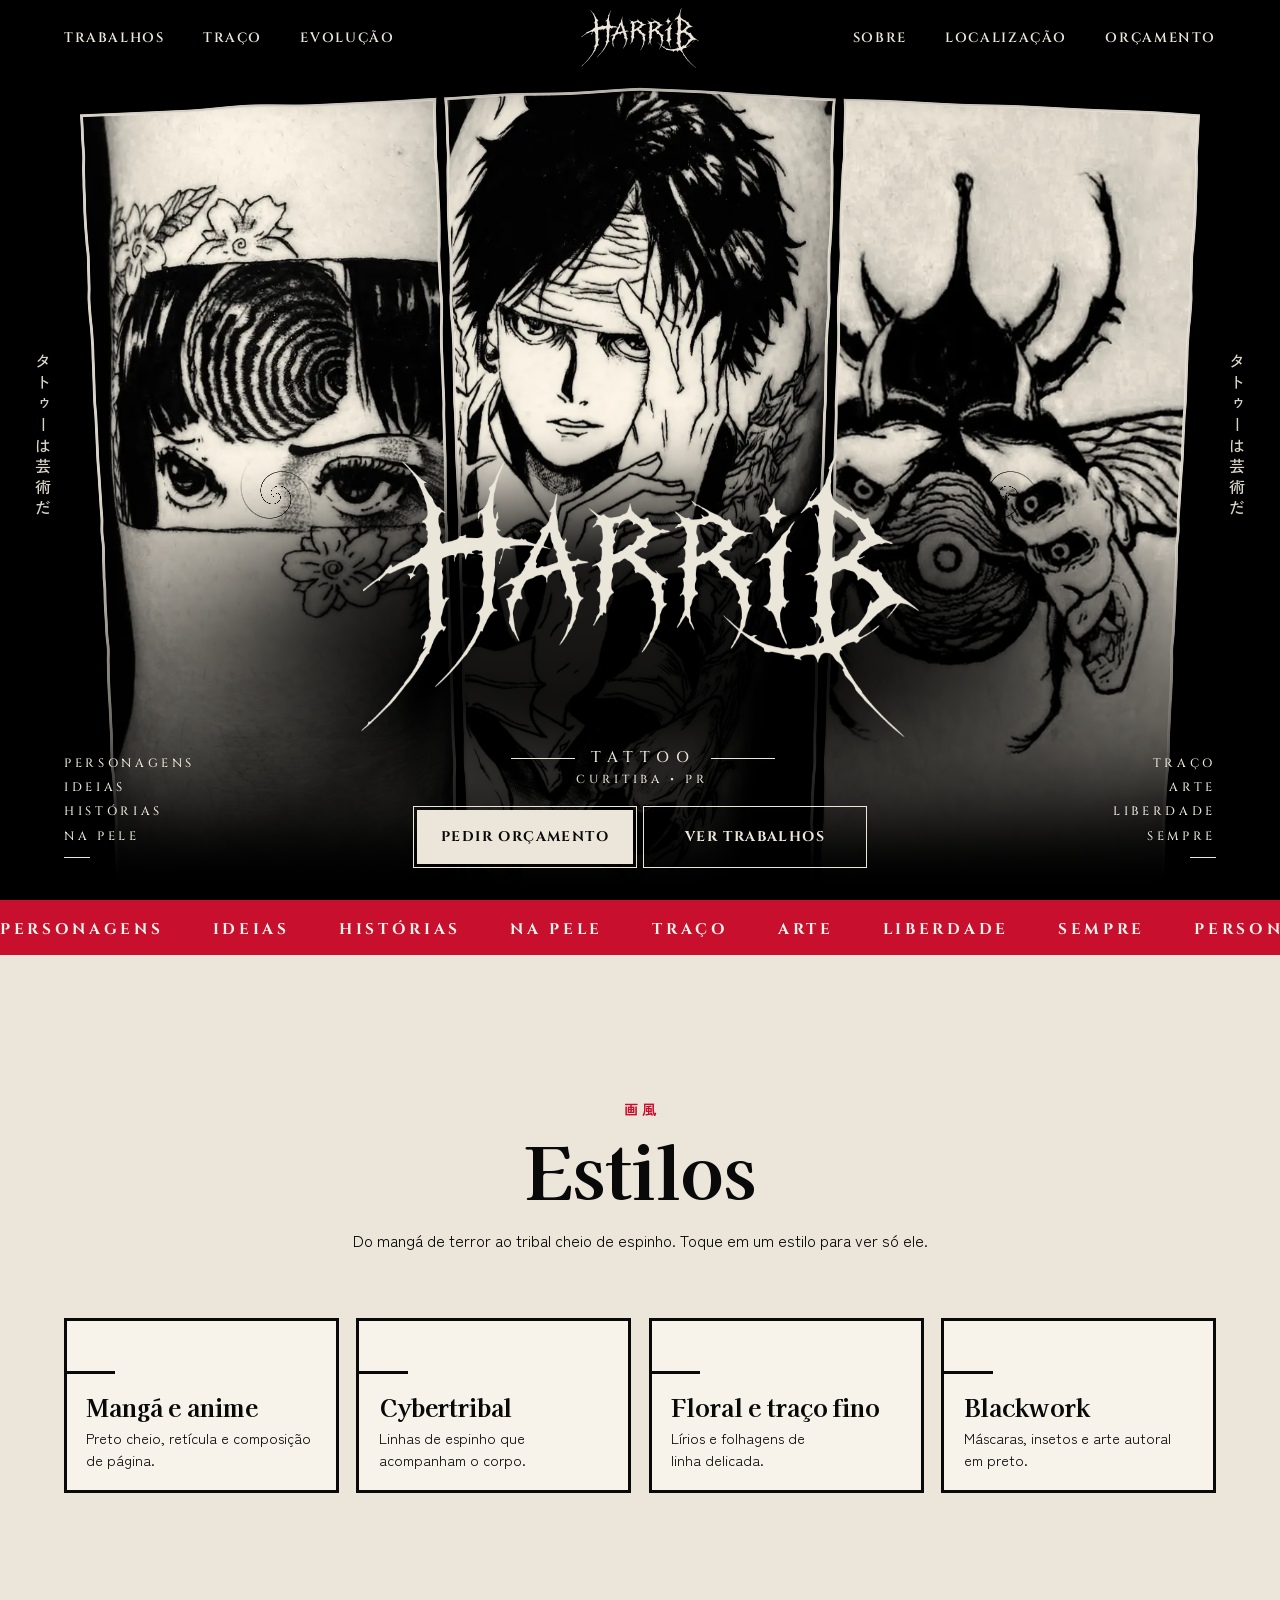
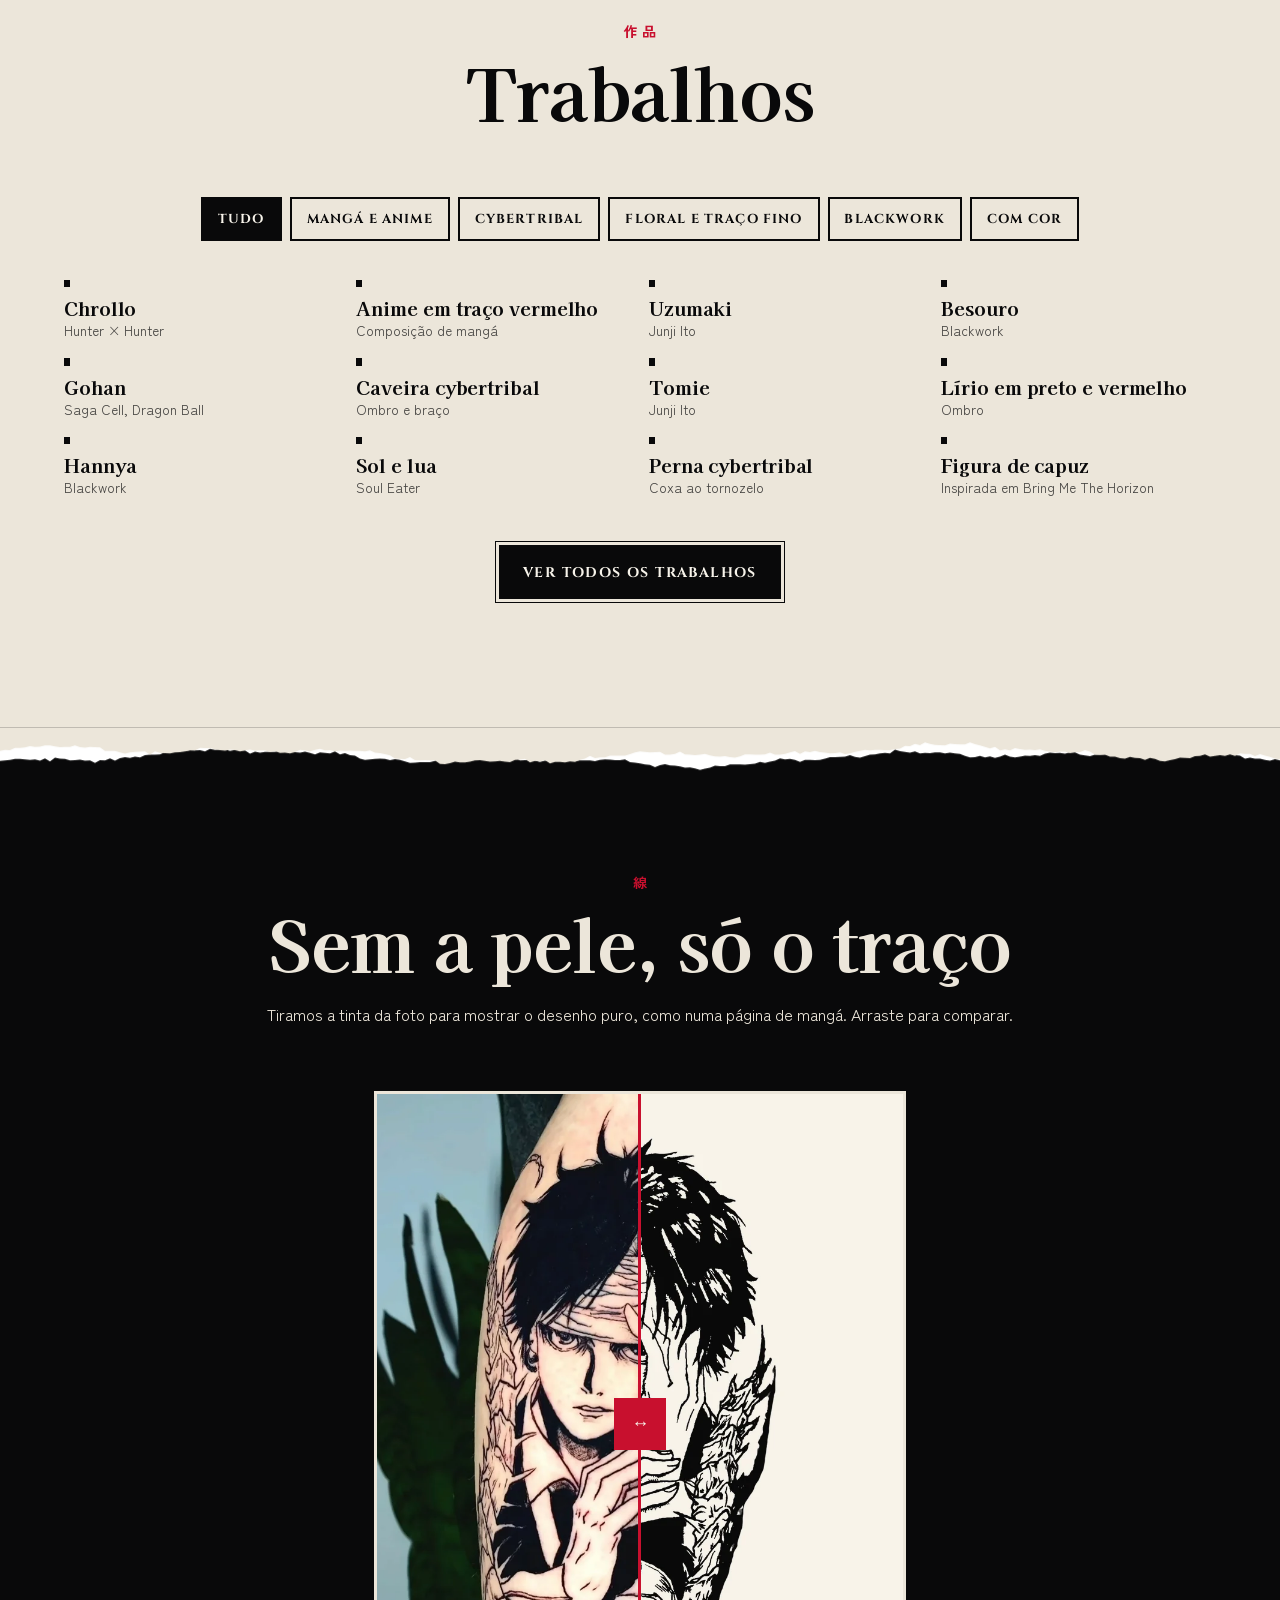
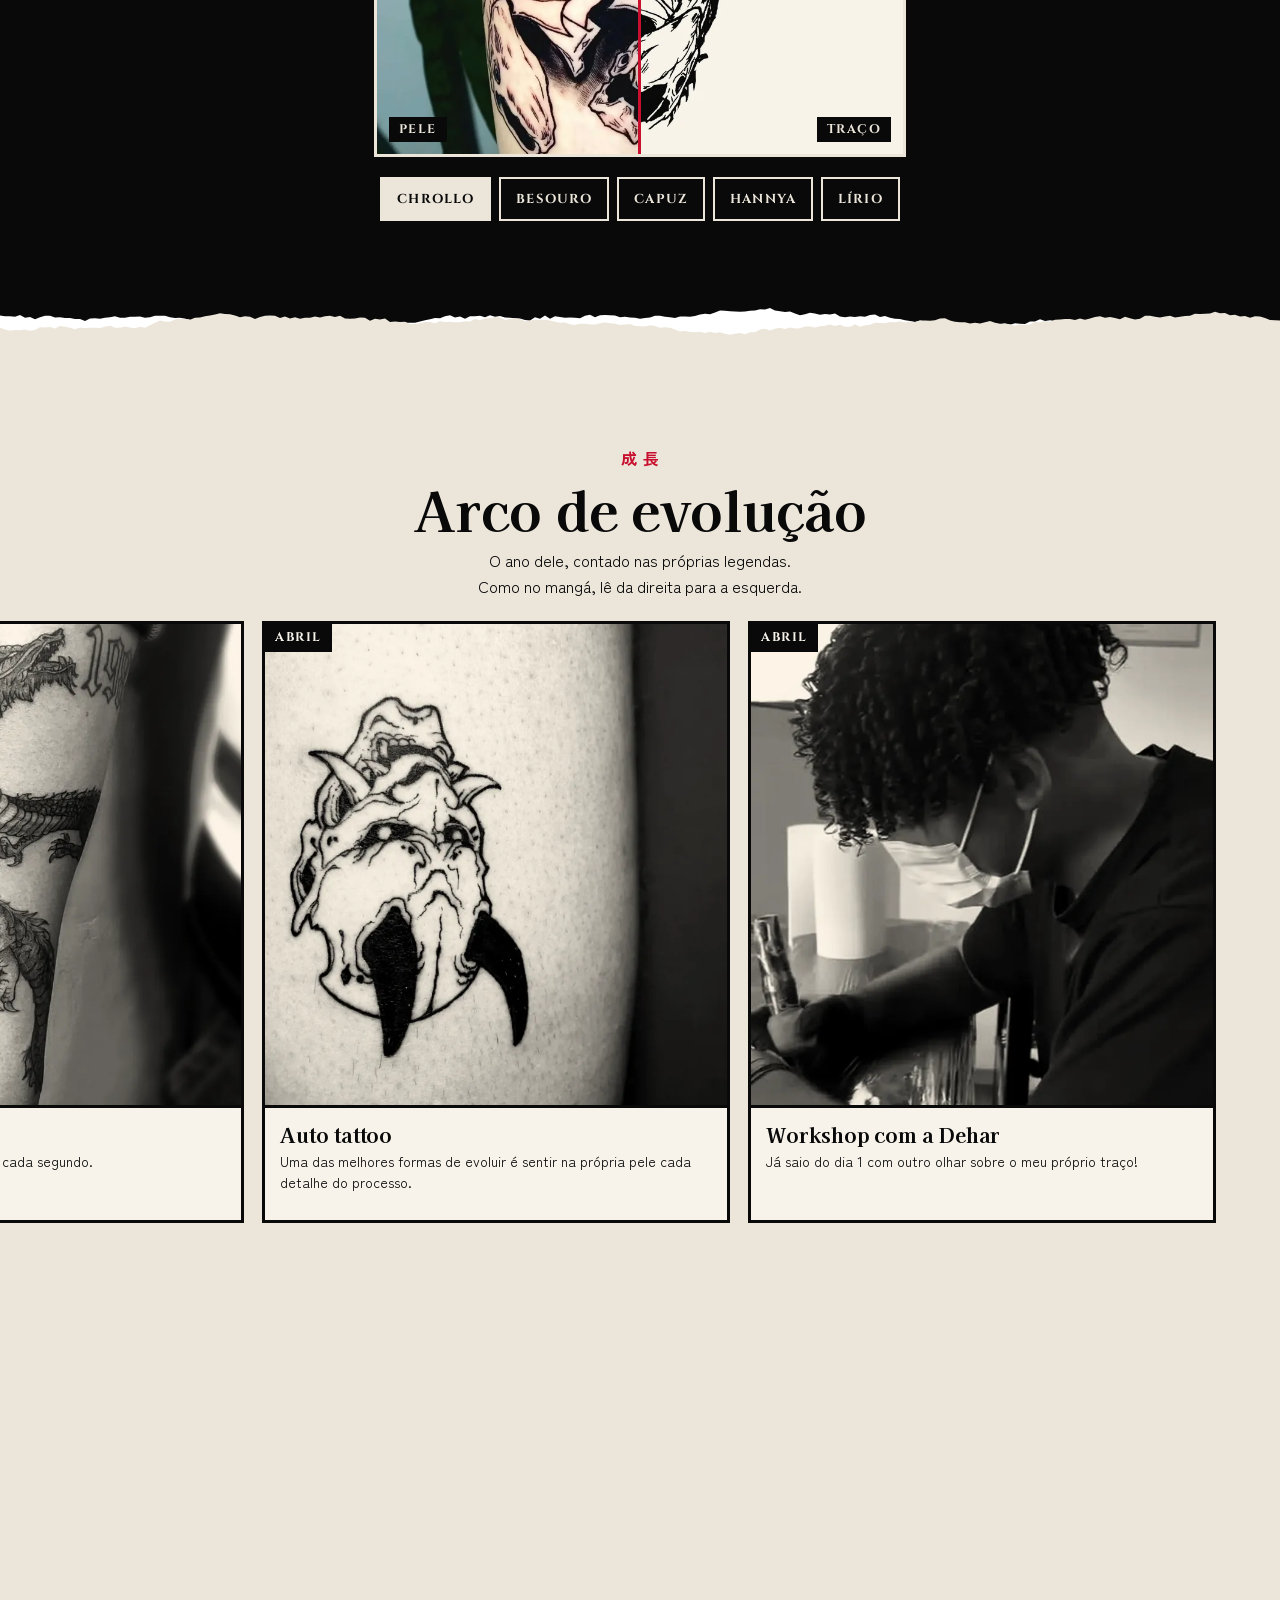
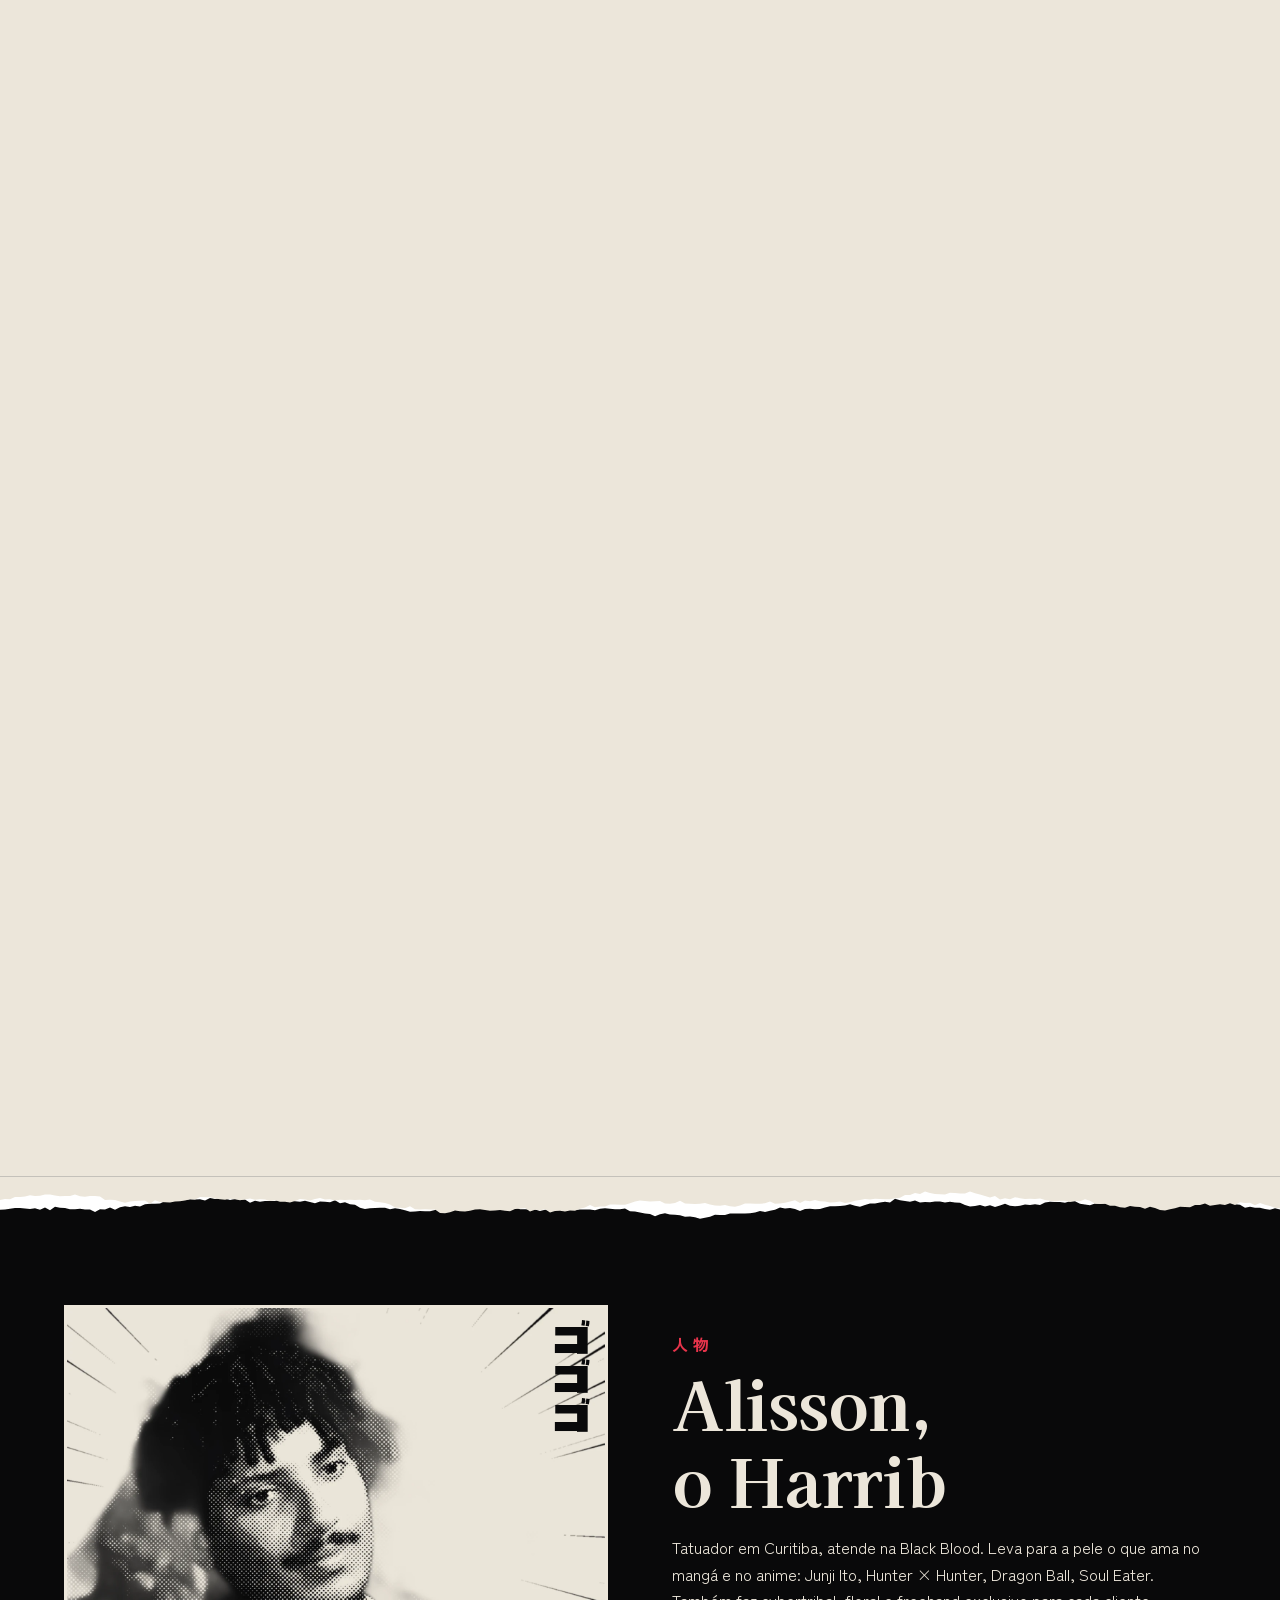
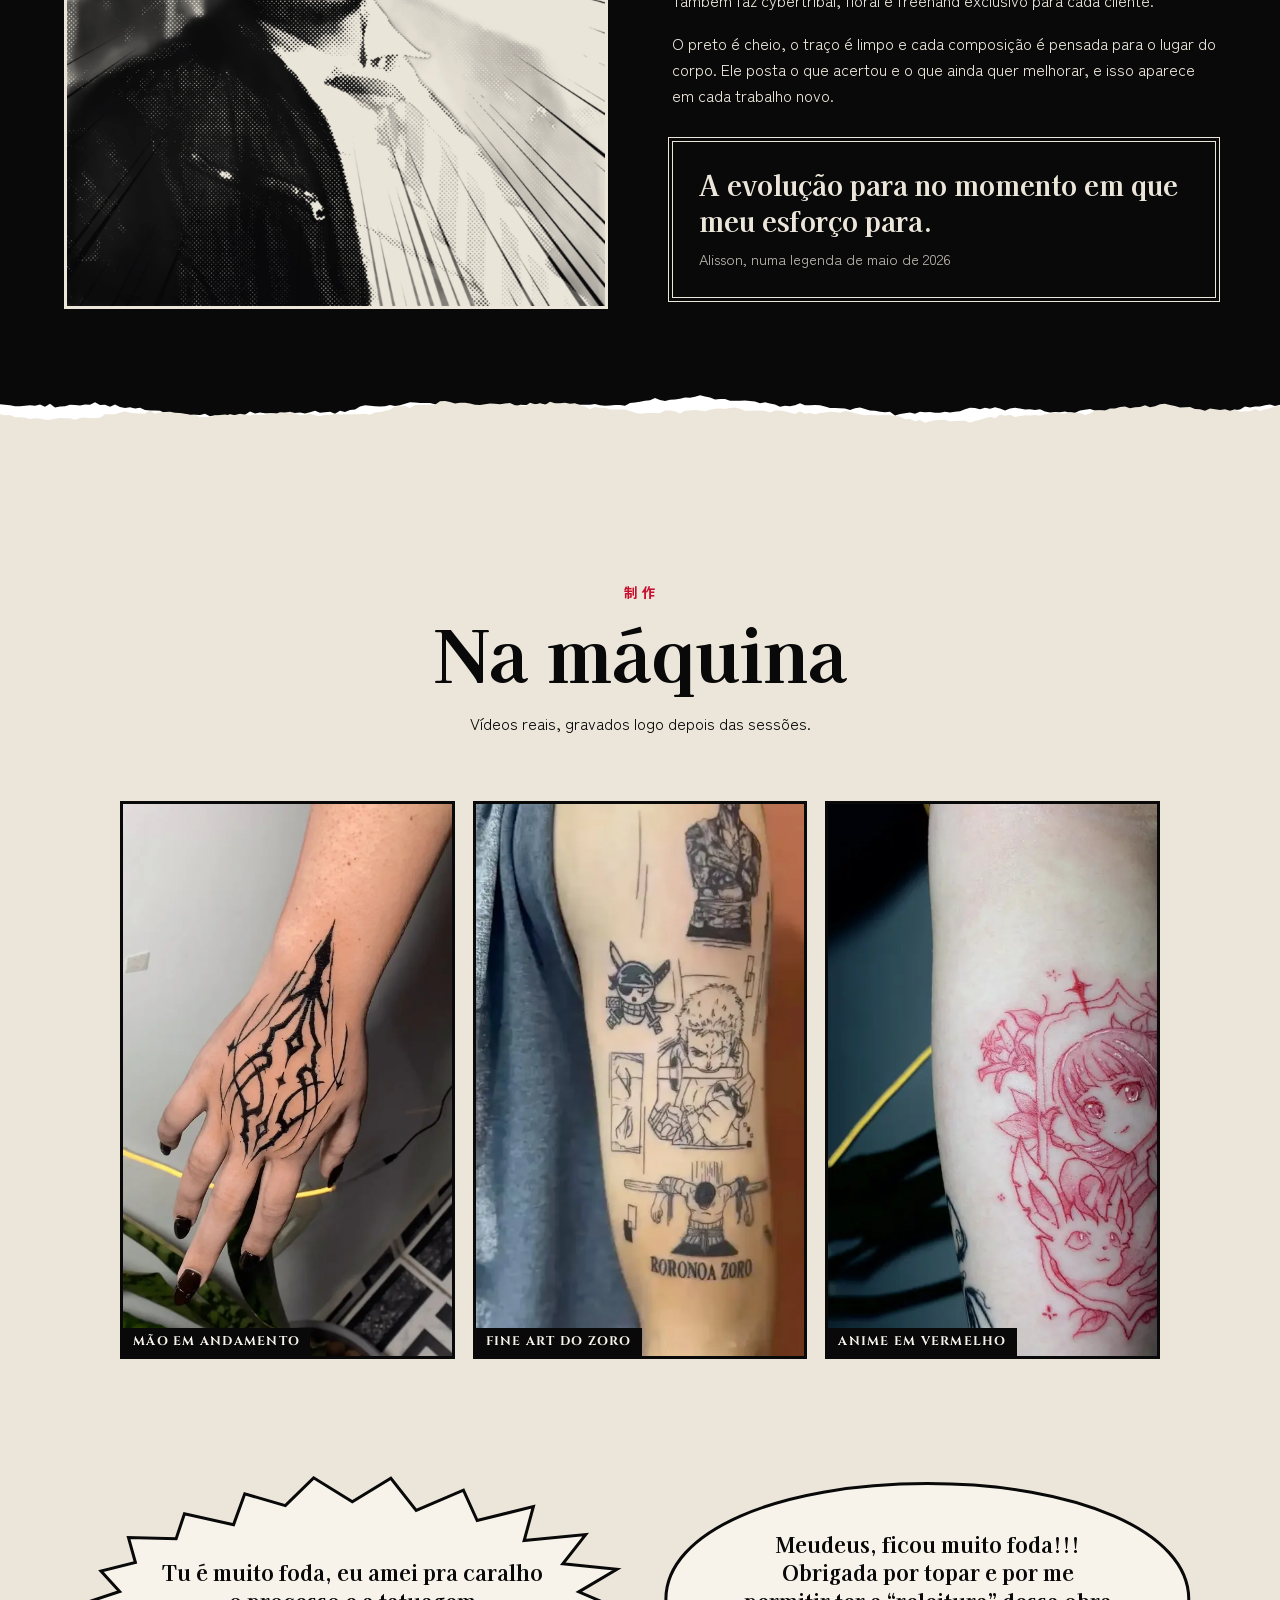
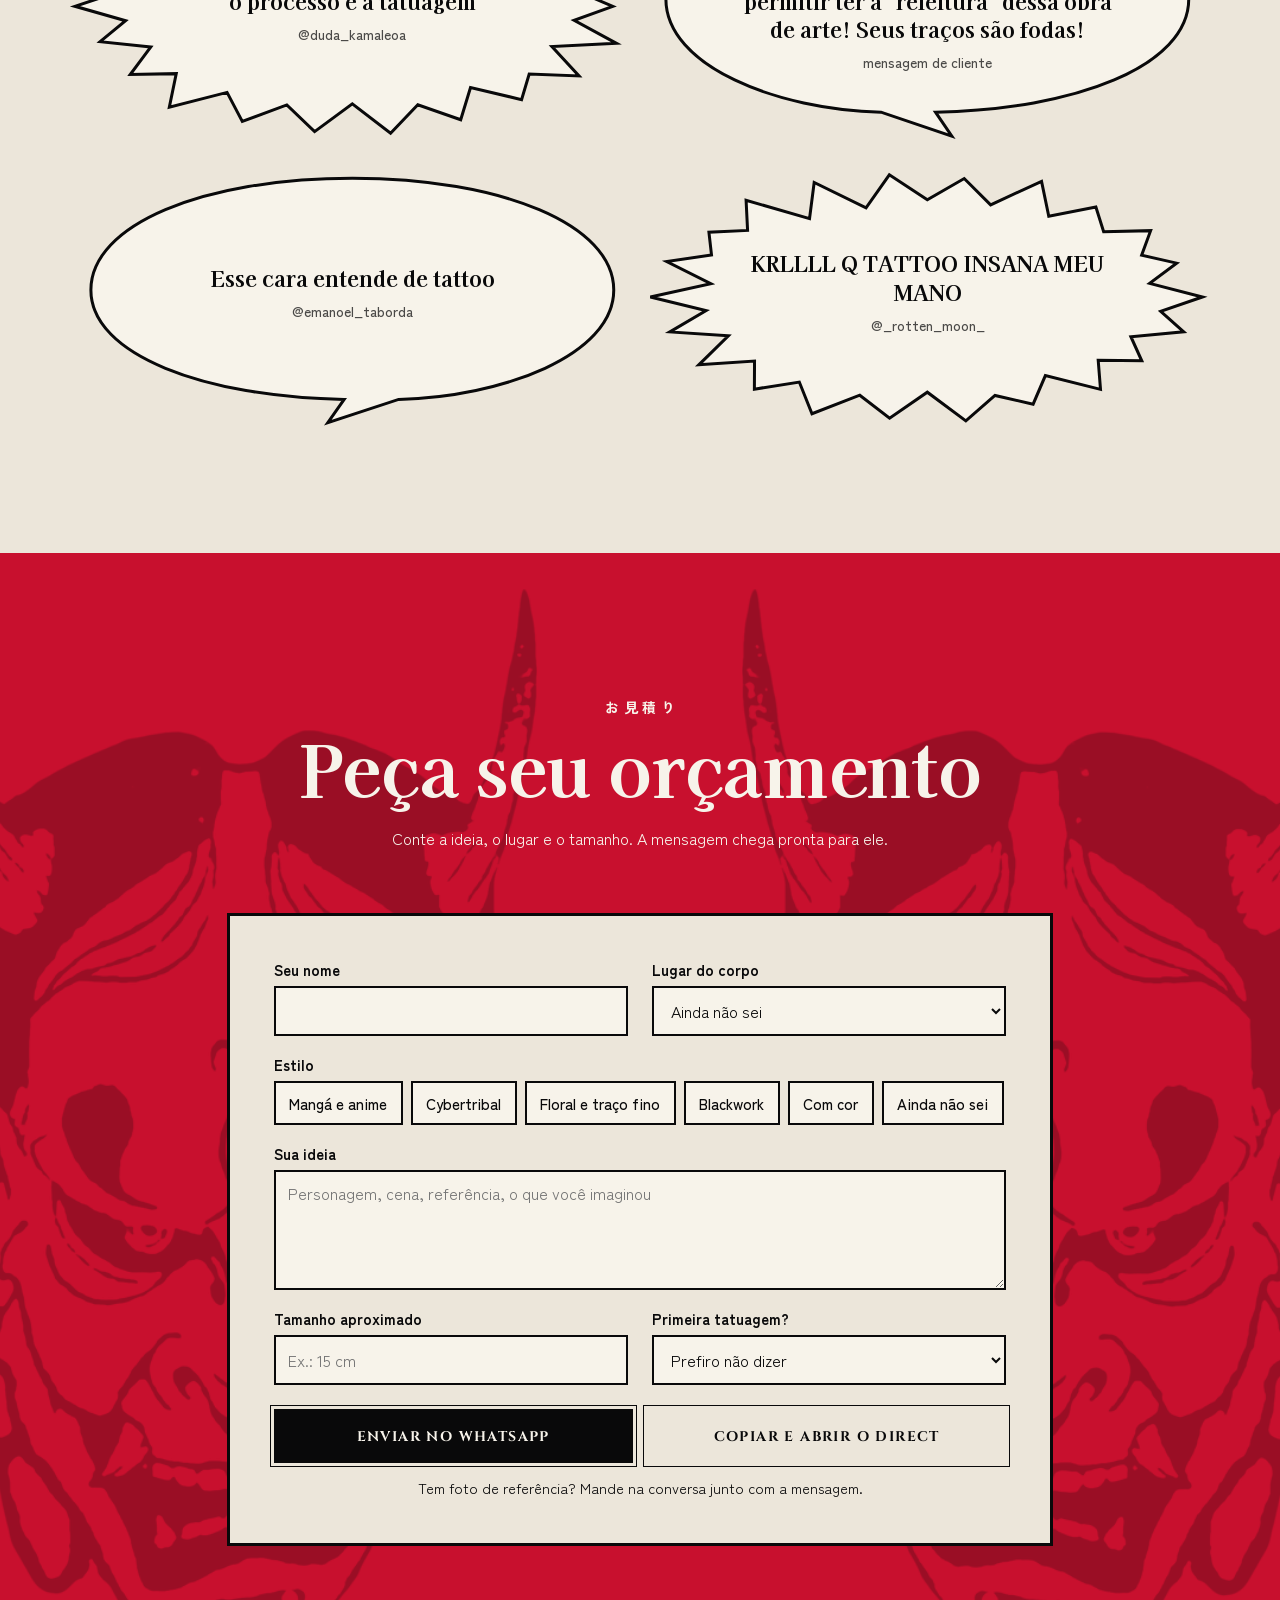
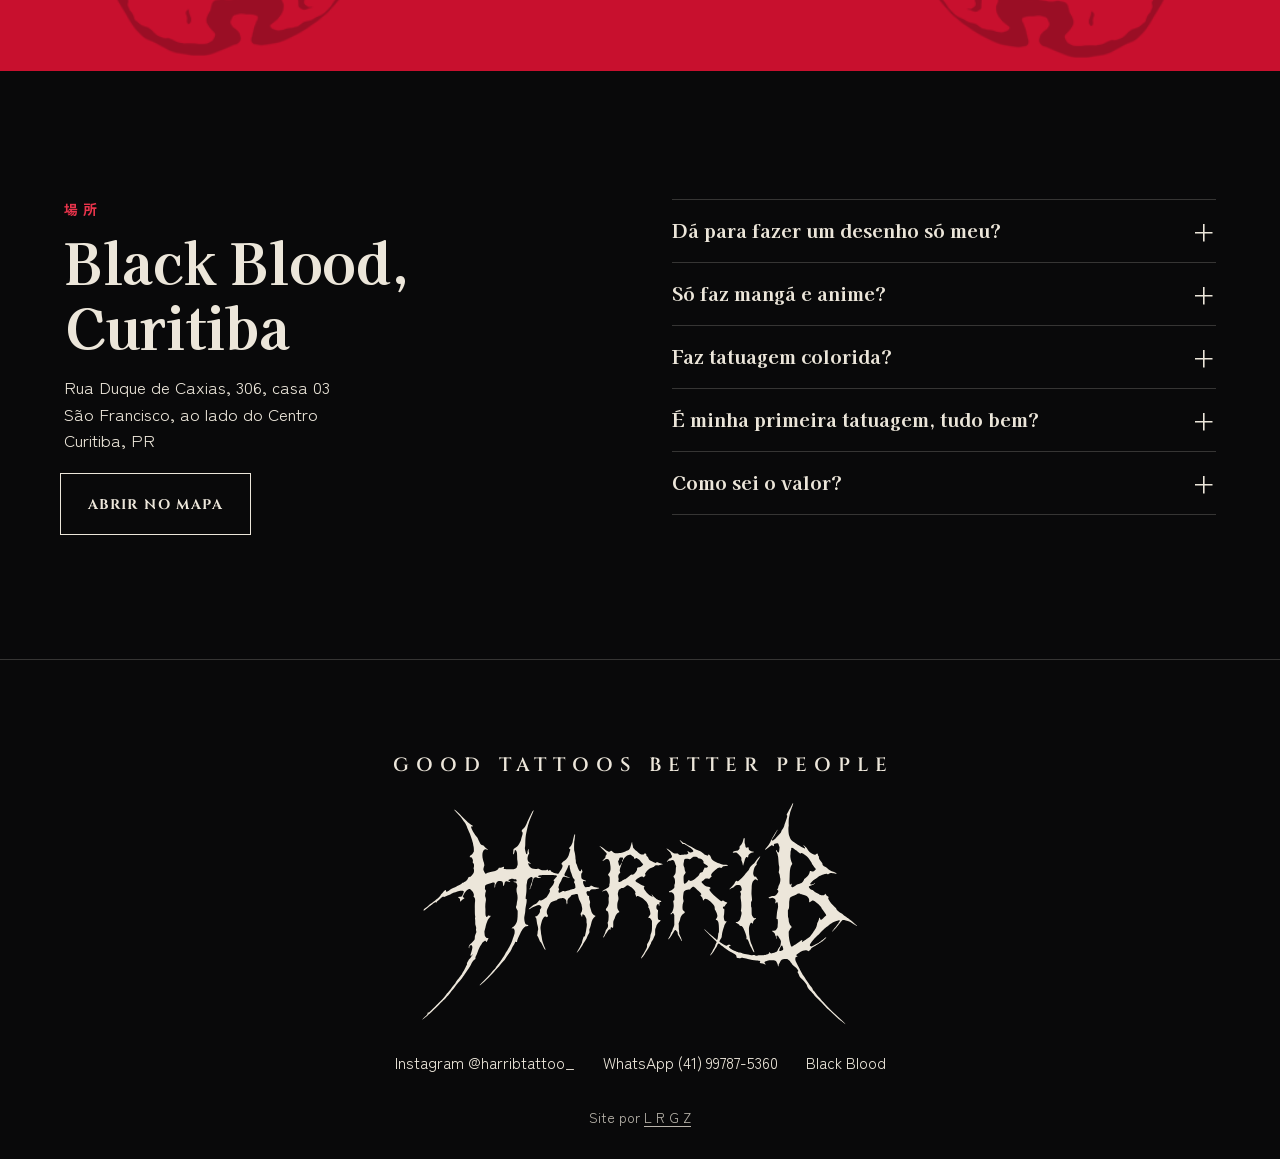
<file: index.html>
<!doctype html>
<html lang="pt-BR">
<head>
<meta charset="utf-8">
<meta name="viewport" content="width=device-width,initial-scale=1,viewport-fit=cover">
<title>Harrib Tattoo | Alisson, tatuador em Curitiba: mangá, anime e cybertribal</title>
<meta name="description" content="Alisson, o Harrib, tatua mangá, anime, Junji Ito, cybertribal e floral na Black Blood, em Curitiba. Peça seu orçamento pelo WhatsApp ou Direct.">
<meta name="robots" content="noindex">
<meta name="theme-color" content="#09090a">
<link rel="icon" href="assets/img/favicon.svg" type="image/svg+xml">
<meta property="og:title" content="Harrib Tattoo">
<meta property="og:description" content="Mangá, anime, cybertribal e floral na pele. Curitiba, PR.">
<meta property="og:image" content="https://azeugral.github.io/harrib-tattoo/assets/img/og.jpg?v=1">
<meta property="og:url" content="https://azeugral.github.io/harrib-tattoo/">
<meta property="og:type" content="website">
<link rel="preload" href="assets/fonts/kaisei-800.woff2" as="font" type="font/woff2" crossorigin>
<link rel="preload" href="assets/fonts/zen-400.woff2" as="font" type="font/woff2" crossorigin>
<link rel="stylesheet" href="assets/css/site.css?v=1793919691">
<script>document.documentElement.classList.add('js')</script>
<link rel="preload" as="image" href="assets/img/logo-hero.webp?v=1" fetchpriority="high">
</head>
<body>
<svg width="0" height="0" style="position:absolute" aria-hidden="true"><symbol id="lg" viewBox="0 0 3049 1551"><path fill="currentColor" fill-rule="evenodd" d="M2962.9 1547.8C2960.5 1546.1 2954.2 1541.0 2948.9 1536.6C2943.6 1532.1 2933.5 1524.0 2926.4 1518.5C2919.3 1513.0 2909.9 1504.9 2905.3 1500.5C2900.8 1496.1 2894.9 1490.8 2892.1 1488.6C2889.4 1486.5 2882.0 1479.8 2875.8 1473.8C2869.6 1467.7 2857.8 1456.6 2849.5 1449.0C2841.2 1441.4 2825.6 1425.8 2814.8 1414.4C2803.9 1402.9 2787.3 1386.1 2777.8 1377.0C2754.6 1354.8 2745.0 1344.5 2745.0 1341.9C2745.0 1340.8 2733.4 1327.7 2722.4 1316.5C2707.1 1300.9 2698.0 1287.9 2698.0 1281.6C2698.0 1275.3 2682.1 1254.1 2663.4 1235.5C2648.3 1220.5 2644.7 1215.7 2642.3 1207.7C2640.4 1201.3 2636.7 1193.5 2633.5 1189.1C2630.3 1184.7 2630.2 1181.2 2633.4 1180.1C2636.9 1178.7 2637.2 1176.6 2634.6 1171.7C2628.8 1160.9 2619.9 1151.7 2603.4 1139.5C2600.0 1137.1 2595.3 1132.4 2593.0 1129.3C2590.6 1126.1 2587.4 1121.9 2586.0 1120.0C2584.5 1118.1 2582.6 1115.1 2581.7 1113.3C2578.8 1107.8 2568.8 1097.9 2564.0 1095.7C2561.5 1094.7 2557.0 1093.6 2554.0 1093.4C2551.0 1093.3 2545.2 1092.8 2541.2 1092.4C2526.8 1091.1 2513.8 1099.7 2508.9 1113.7C2507.9 1116.8 2505.3 1121.8 2503.3 1124.7C2500.1 1129.3 2499.5 1131.1 2499.1 1137.3C2498.2 1148.4 2493.0 1146.4 2493.0 1134.9C2493.0 1131.0 2483.8 1113.1 2479.1 1107.8C2473.7 1101.8 2469.9 1101.0 2448.0 1101.3C2431.6 1101.6 2431.4 1101.6 2419.1 1105.8C2397.5 1113.0 2395.3 1116.2 2404.7 1126.1C2407.7 1129.2 2407.9 1129.8 2406.6 1130.9C2405.3 1132.0 2404.3 1131.8 2400.6 1129.6C2396.4 1127.1 2387.8 1125.1 2375.0 1123.4C2366.1 1122.3 2364.3 1120.4 2368.0 1115.7C2371.4 1111.3 2370.3 1108.2 2364.1 1105.0C2362.8 1104.3 2354.6 1103.4 2345.1 1102.9C2322.8 1101.8 2305.5 1099.0 2282.7 1093.1C2276.4 1091.4 2266.7 1089.2 2251.3 1085.9C2245.0 1084.5 2239.0 1084.8 2233.7 1086.7C2229.5 1088.2 2228.2 1088.3 2221.7 1087.1C2217.8 1086.3 2212.7 1085.5 2210.5 1085.2C2204.5 1084.6 2203.1 1082.8 2203.3 1076.5C2203.6 1068.8 2197.8 1062.4 2183.3 1054.4C2180.5 1052.8 2173.3 1048.8 2167.4 1045.5C2161.5 1042.2 2154.0 1038.1 2150.9 1036.4C2147.7 1034.7 2141.1 1030.4 2136.3 1026.8C2131.5 1023.2 2125.5 1019.2 2123.0 1017.8C2120.5 1016.3 2115.6 1012.6 2112.0 1009.5C2108.4 1006.4 2103.0 1002.1 2100.0 1000.0C2097.0 997.9 2092.2 993.9 2089.5 991.0C2078.3 979.4 2073.2 981.2 2068.1 998.5C2066.7 1003.2 2064.4 1007.6 2061.1 1012.0C2058.4 1015.6 2053.8 1022.9 2050.8 1028.3C2047.8 1033.7 2043.9 1040.0 2042.2 1042.3C2040.4 1044.6 2036.9 1049.7 2034.4 1053.5C2029.1 1061.5 2022.2 1069.0 2020.2 1069.0C2016.9 1069.0 2021.7 1058.3 2031.0 1045.0C2033.1 1042.0 2035.3 1037.5 2036.0 1035.1C2036.6 1032.7 2039.3 1027.4 2042.0 1023.4C2048.7 1013.5 2050.5 1009.6 2055.0 996.6C2057.0 990.5 2059.9 983.5 2061.4 981.0C2066.1 972.9 2066.9 974.2 2042.1 951.0C2026.5 936.4 2004.0 914.2 1997.4 907.0C1995.2 904.5 1990.6 899.9 1987.2 896.7C1981.2 891.2 1978.0 886.6 1979.2 885.4C1979.5 885.1 1983.9 888.8 1988.9 893.6C1993.9 898.4 1999.6 903.4 2001.7 904.8C2008.1 909.1 2015.0 915.0 2025.5 925.0C2031.0 930.3 2040.9 938.9 2047.5 944.2C2054.1 949.6 2060.6 955.1 2061.9 956.5C2068.7 963.9 2071.4 956.8 2075.0 922.2C2075.7 915.2 2076.5 912.2 2078.2 909.7C2080.5 906.6 2080.5 906.1 2080.4 881.0C2080.1 839.9 2075.7 824.3 2063.1 820.6C2056.9 818.8 2056.9 817.4 2062.8 808.5C2071.2 796.0 2071.5 791.5 2064.7 771.5C2061.0 760.7 2058.8 756.0 2054.1 749.0C2051.5 745.2 2051.0 743.6 2051.0 738.3C2051.0 722.1 2048.0 716.6 2029.3 698.5C2012.6 682.4 2007.5 678.5 1997.4 674.0C1984.3 668.1 1979.0 669.1 1976.1 678.2C1974.5 683.2 1973.5 683.6 1970.6 680.7C1968.2 678.3 1966.9 674.6 1965.6 666.9C1964.9 662.7 1959.5 655.4 1955.0 652.5C1950.4 649.5 1950.0 646.3 1953.9 643.3C1955.8 641.8 1957.0 639.9 1957.0 638.5C1957.0 635.5 1949.4 626.4 1939.9 618.0C1935.8 614.4 1927.3 606.5 1921.0 600.5C1907.9 587.9 1903.6 585.3 1898.7 586.9C1893.1 588.8 1884.0 596.7 1881.8 601.6C1879.4 607.1 1878.2 607.6 1872.5 606.0C1863.8 603.6 1841.3 611.7 1835.7 619.2C1834.4 620.9 1833.1 626.7 1831.5 638.1C1828.5 658.2 1828.3 669.4 1831.0 677.0C1833.6 684.3 1833.5 687.7 1830.6 696.0C1825.6 710.1 1823.9 724.3 1825.4 738.5C1826.5 748.8 1828.0 751.8 1833.5 755.4C1838.5 758.5 1841.0 762.3 1841.0 766.9C1841.0 770.0 1839.3 771.6 1831.6 775.5C1821.9 780.4 1812.0 795.4 1810.1 808.0C1808.7 816.9 1806.0 825.7 1801.4 836.1L1798.0 843.8L1798.9 854.1C1799.4 859.8 1799.5 868.6 1799.3 873.6C1798.9 880.2 1799.2 884.7 1800.4 889.6C1801.5 894.2 1801.9 900.0 1801.8 907.0C1801.5 916.9 1801.7 917.8 1804.2 922.0C1805.7 924.5 1807.9 928.5 1809.0 931.0C1810.1 933.5 1812.0 937.3 1813.0 939.5C1814.1 941.7 1815.6 946.0 1816.4 949.0C1817.2 952.0 1818.6 956.3 1819.4 958.5C1820.2 960.7 1820.9 963.5 1821.0 964.8C1821.0 968.6 1817.9 967.0 1816.3 962.5C1815.6 960.3 1814.1 957.7 1813.0 956.8C1811.9 955.9 1810.1 952.7 1809.2 949.8C1808.2 946.9 1805.1 941.4 1802.3 937.5C1792.0 923.2 1791.9 922.9 1791.0 912.9L1790.3 903.8L1784.6 898.3C1781.5 895.4 1779.0 892.5 1779.0 892.0C1779.0 891.5 1778.1 890.6 1777.0 890.0C1774.1 888.5 1771.6 890.1 1768.3 895.8C1766.8 898.4 1763.2 904.0 1760.3 908.3C1757.4 912.5 1752.9 919.7 1750.4 924.2C1745.8 932.7 1735.4 947.0 1733.9 947.0C1733.4 947.0 1732.1 948.8 1731.0 951.0C1728.9 955.2 1726.7 956.1 1725.6 953.4C1724.8 951.4 1729.6 941.6 1736.5 931.0C1740.1 925.4 1741.6 921.8 1742.6 916.6C1743.5 912.3 1744.9 908.5 1746.5 906.4C1749.7 902.2 1753.6 893.6 1755.1 887.3C1755.8 884.6 1757.3 880.5 1758.6 878.0C1759.9 875.5 1762.5 869.5 1764.4 864.5L1767.7 855.5L1767.6 820.5L1767.5 785.5L1764.6 779.2C1760.2 769.7 1755.3 768.8 1750.1 776.6C1746.5 781.9 1742.0 782.7 1742.0 778.1C1742.0 775.2 1744.9 771.0 1746.9 771.0C1748.8 771.0 1753.9 762.0 1757.0 753.3C1764.1 733.5 1765.1 723.2 1762.1 701.0C1761.0 692.5 1760.0 685.1 1760.0 684.7C1760.0 684.3 1761.4 683.4 1763.0 682.8C1767.7 681.2 1768.2 679.1 1768.1 663.5C1768.0 648.0 1767.3 644.6 1761.9 635.7C1756.0 625.8 1748.3 622.7 1736.4 625.5C1734.1 626.0 1732.9 625.7 1731.7 624.5C1728.3 621.2 1729.6 619.7 1740.3 614.7C1746.0 612.0 1754.1 607.4 1758.2 604.4C1767.9 597.4 1769.0 595.0 1768.3 582.5C1767.8 574.3 1768.0 573.0 1770.1 569.0C1772.3 564.9 1772.5 563.3 1772.5 550.5C1772.5 535.0 1770.4 527.6 1763.8 520.2C1760.2 516.0 1760.6 514.4 1767.6 506.6C1775.9 497.3 1777.3 492.3 1778.0 470.0C1778.4 459.4 1779.1 450.3 1779.8 448.7C1781.7 444.3 1781.3 441.7 1778.0 436.7C1776.1 433.9 1774.6 429.9 1774.0 426.2C1772.8 419.1 1767.2 406.3 1763.9 403.4C1758.2 398.3 1755.1 397.9 1747.9 401.5C1743.7 403.7 1741.8 404.0 1735.3 403.8C1727.9 403.6 1727.6 403.7 1725.1 406.7C1721.5 410.9 1718.3 412.5 1716.5 411.0C1714.3 409.2 1716.7 405.4 1721.6 402.7C1724.1 401.3 1726.2 399.0 1727.5 396.3C1730.7 389.6 1732.7 388.0 1737.6 388.0C1741.4 388.0 1742.6 387.4 1746.5 383.7C1752.3 378.1 1752.8 372.0 1748.0 364.9C1746.4 362.5 1744.3 358.0 1743.3 355.0C1741.8 350.1 1740.2 348.1 1728.9 337.0C1716.5 324.7 1712.1 319.5 1713.3 318.3C1715.1 316.6 1728.2 324.9 1746.0 339.0C1764.7 353.8 1772.4 356.5 1787.7 353.5C1791.6 352.8 1792.1 353.0 1794.2 355.5C1800.0 362.5 1800.5 362.8 1807.4 363.5C1811.1 363.9 1819.9 363.7 1826.8 363.1C1833.8 362.5 1842.7 361.7 1846.5 361.4C1854.5 360.8 1864.6 356.8 1865.5 353.9C1866.3 351.4 1865.4 348.4 1861.9 342.9C1856.7 334.7 1858.6 333.7 1867.1 340.4C1876.0 347.4 1878.4 348.3 1883.8 347.1C1886.4 346.6 1890.2 345.9 1892.2 345.5C1896.4 344.8 1901.0 340.2 1901.0 336.5C1901.0 330.6 1888.3 318.8 1870.9 308.7C1868.3 307.2 1863.8 304.0 1860.9 301.4C1857.9 298.9 1853.9 296.1 1852.0 295.3C1850.1 294.5 1845.9 292.2 1842.8 290.3C1837.4 287.0 1836.7 286.8 1831.2 287.4L1825.4 288.1L1818.8 279.3C1808.8 265.8 1804.8 259.9 1805.4 259.3C1806.0 258.7 1813.8 264.0 1820.0 269.4C1829.4 277.5 1834.3 281.0 1836.4 281.0C1838.8 281.0 1849.5 286.3 1852.5 289.0C1853.6 290.0 1862.4 294.9 1872.0 299.8C1881.6 304.7 1893.1 311.0 1897.6 313.8C1906.3 319.2 1920.0 326.3 1924.0 327.5C1925.4 327.9 1927.6 329.0 1929.0 330.0C1930.4 330.9 1933.8 332.5 1936.5 333.4C1948.7 337.8 1964.1 346.9 1972.0 354.3C1979.5 361.4 1984.0 363.9 1997.3 368.4C2000.7 369.5 2004.0 367.9 2005.5 364.4C2007.1 360.6 2007.9 360.4 2012.0 362.5C2017.1 365.1 2022.6 373.6 2025.0 382.4C2027.5 392.0 2032.3 398.1 2042.5 405.0C2051.4 411.0 2073.4 421.5 2080.0 422.9C2082.7 423.5 2086.7 424.7 2088.8 425.6C2104.7 432.5 2103.7 432.3 2121.0 433.0C2136.5 433.7 2144.0 435.0 2144.0 437.1C2144.0 438.5 2134.1 440.9 2123.5 442.0C2111.2 443.2 2109.1 444.1 2105.0 449.2C2100.2 455.2 2095.6 456.8 2091.7 454.0C2084.9 448.9 2072.9 453.9 2054.6 469.4C2039.4 482.1 2036.7 484.9 2030.2 494.5C2024.2 503.4 2023.7 506.9 2027.5 510.4C2030.6 513.2 2029.6 516.6 2025.1 519.3C2023.6 520.2 2019.8 523.5 2016.7 526.7L2011.1 532.5L2007.8 531.0C2003.7 529.1 1987.4 529.2 1983.9 531.0C1982.6 531.7 1979.3 534.4 1976.5 537.0C1973.8 539.6 1968.6 543.8 1965.0 546.2C1955.7 552.5 1955.8 552.7 1969.7 566.7C1983.1 580.3 1989.3 583.8 2004.5 586.0C2015.0 587.5 2022.0 592.1 2022.0 597.4C2022.0 598.4 2021.1 599.0 2019.7 599.0C2012.6 599.0 2012.0 607.4 2018.3 617.3C2027.9 632.2 2051.4 654.1 2088.6 682.6C2096.8 688.9 2099.2 689.3 2103.8 685.5C2108.2 681.8 2111.6 682.3 2118.0 687.5C2121.0 690.0 2125.7 692.7 2128.5 693.6C2141.4 697.6 2142.2 699.4 2133.8 705.6C2129.6 708.7 2127.7 711.1 2124.9 716.9C2121.2 724.6 2119.2 726.5 2115.8 725.6C2112.8 724.9 2110.4 726.5 2109.1 730.1C2106.8 736.9 2108.6 741.0 2114.0 741.0C2115.6 741.0 2117.2 741.5 2117.6 742.2C2118.9 744.2 2118.0 770.8 2116.4 781.0C2115.6 786.2 2114.7 791.9 2114.5 793.5C2113.5 799.9 2116.6 818.2 2119.6 823.8C2122.5 829.2 2122.7 829.3 2129.8 829.0C2135.7 828.8 2135.4 830.6 2127.9 840.6C2123.7 846.1 2118.7 856.5 2117.5 862.0C2117.1 863.9 2115.3 869.1 2113.5 873.5C2111.7 877.9 2109.5 885.1 2108.5 889.5C2107.6 893.9 2106.0 900.6 2104.9 904.5C2103.9 908.4 2102.6 915.3 2102.0 920.0C2101.4 924.7 2100.5 931.2 2100.1 934.5C2099.2 941.3 2096.4 947.3 2089.0 958.6C2083.3 967.4 2082.5 971.8 2086.2 974.5C2091.1 978.1 2102.7 985.3 2106.5 987.2C2108.7 988.4 2111.6 990.2 2113.0 991.2C2116.6 994.1 2127.7 998.9 2132.1 999.6C2135.3 1000.1 2136.7 999.7 2140.6 997.1C2145.9 993.7 2152.8 993.0 2160.4 995.3C2165.4 996.8 2165.1 998.1 2159.4 1000.0C2155.1 1001.5 2150.0 1005.8 2150.0 1008.1C2150.0 1012.7 2178.8 1031.8 2193.9 1037.1C2196.9 1038.1 2199.8 1039.4 2200.4 1039.9C2202.4 1041.6 2219.3 1047.1 2225.3 1048.1C2228.5 1048.6 2238.1 1051.2 2246.8 1053.9C2257.9 1057.4 2265.7 1059.1 2273.5 1060.0C2279.9 1060.7 2288.1 1062.4 2293.0 1064.0C2304.6 1067.8 2306.5 1068.1 2314.0 1066.5C2324.1 1064.3 2328.3 1064.6 2335.0 1068.0C2342.0 1071.5 2345.6 1071.7 2351.0 1069.0C2354.4 1067.3 2356.9 1067.0 2370.7 1067.0C2387.9 1066.9 2405.0 1065.1 2409.6 1062.8C2411.2 1061.9 2414.3 1061.0 2416.5 1060.7C2422.5 1059.9 2429.6 1056.5 2431.6 1053.4C2433.3 1050.9 2433.3 1050.6 2431.8 1047.9C2429.4 1043.8 2431.1 1043.5 2436.0 1047.3C2445.1 1054.2 2445.0 1054.1 2452.0 1053.5C2460.4 1052.7 2475.0 1047.6 2482.0 1043.0C2487.1 1039.7 2487.9 1038.6 2493.5 1027.4C2497.0 1020.4 2501.7 1012.7 2504.7 1009.1C2509.0 1004.0 2510.1 1001.9 2511.5 995.8C2514.4 983.1 2515.5 971.4 2514.3 967.2C2511.9 959.3 2509.8 954.4 2507.6 952.0C2506.3 950.6 2503.9 946.9 2502.1 943.7C2493.7 928.4 2489.4 925.1 2485.1 930.6C2482.6 933.7 2482.5 935.2 2484.5 940.5C2486.1 945.1 2486.5 952.0 2485.0 952.0C2483.4 952.0 2482.1 948.5 2481.4 942.4C2480.9 938.7 2479.7 935.0 2477.9 932.2C2476.4 929.8 2474.6 925.7 2474.0 922.9C2472.1 915.0 2466.2 906.8 2460.4 904.1C2455.1 901.7 2453.0 899.6 2453.0 896.9C2453.0 894.4 2455.6 893.8 2462.1 895.0C2473.5 897.1 2480.8 892.3 2487.8 878.1C2491.2 871.2 2491.5 869.9 2491.7 861.1C2491.7 855.8 2492.3 848.8 2492.8 845.5C2494.0 838.0 2492.9 816.5 2491.2 814.8C2490.5 814.1 2488.8 813.5 2487.3 813.4C2483.5 813.3 2483.2 810.8 2484.6 796.0C2485.2 789.1 2486.3 777.9 2486.8 771.0C2487.5 762.9 2489.2 753.6 2491.5 744.5C2495.4 729.5 2495.6 725.5 2493.1 705.6C2492.0 696.9 2490.9 695.0 2487.3 695.0C2484.9 695.0 2479.0 700.1 2479.0 702.1C2479.0 702.6 2478.1 703.0 2477.0 703.0C2474.5 703.0 2474.5 701.1 2476.5 691.4C2479.0 679.6 2475.9 673.9 2463.7 667.6L2456.2 663.8L2447.3 665.4C2438.2 667.1 2428.8 667.5 2427.7 666.3C2426.2 664.9 2432.7 659.9 2439.4 657.4C2443.3 655.9 2447.5 654.0 2448.8 653.2C2450.3 652.2 2452.6 651.9 2456.3 652.3C2467.1 653.3 2477.8 647.9 2486.7 637.0C2498.2 622.8 2499.4 616.1 2491.8 609.5L2487.6 606.0L2490.7 602.7C2494.5 598.9 2496.0 595.2 2496.0 590.2C2496.0 584.8 2497.8 579.1 2501.1 573.9C2508.9 561.6 2512.9 538.9 2509.5 526.0C2508.6 522.4 2507.5 515.7 2507.1 511.0C2506.5 504.4 2505.5 500.6 2502.6 494.3L2498.9 486.0L2501.0 475.5C2503.4 462.7 2503.6 447.4 2501.5 440.4C2499.9 435.4 2497.7 414.1 2496.5 392.5C2496.2 385.9 2495.3 378.2 2494.5 375.5C2493.8 372.8 2492.7 367.4 2492.1 363.7C2491.0 357.5 2488.3 351.0 2482.1 339.5C2481.0 337.4 2480.0 334.1 2480.0 332.2C2480.0 327.1 2482.8 328.4 2486.8 335.5C2497.4 354.4 2501.7 351.0 2504.1 322.0L2505.1 309.1L2502.2 302.3C2500.5 298.6 2498.9 293.6 2498.5 291.3C2496.9 281.1 2487.0 279.3 2470.7 286.2C2464.5 288.9 2463.9 291.2 2466.6 300.8C2467.5 304.0 2465.2 303.6 2459.4 299.5C2451.9 294.2 2450.2 294.5 2436.5 304.5C2430.1 309.2 2421.0 316.4 2416.2 320.5C2408.0 327.6 2403.0 329.9 2403.0 326.7C2403.0 325.4 2409.7 316.6 2422.6 300.9C2432.3 289.1 2441.1 274.0 2444.0 264.3C2444.7 262.0 2446.6 258.9 2448.1 257.4C2449.8 255.8 2451.0 253.6 2451.0 252.1C2451.0 250.7 2452.3 247.6 2453.8 245.4C2456.8 240.7 2459.3 236.7 2463.1 230.0C2464.5 227.5 2467.0 223.2 2468.8 220.5C2470.5 217.8 2473.0 213.5 2474.4 211.0C2475.7 208.5 2477.8 205.7 2478.9 204.8C2480.1 203.8 2481.0 202.4 2481.0 201.7C2481.0 199.9 2488.8 188.0 2490.0 188.0C2491.9 188.0 2491.0 191.8 2488.5 194.8C2487.1 196.5 2486.0 198.3 2486.0 198.8C2486.0 199.4 2484.9 201.1 2483.6 202.7C2482.2 204.3 2480.8 207.0 2480.4 208.6C2480.1 210.2 2478.7 212.6 2477.5 214.0C2476.2 215.4 2474.7 218.4 2474.1 220.6C2473.5 222.9 2472.3 225.3 2471.4 226.1C2470.6 226.8 2469.2 228.7 2468.3 230.4C2467.4 232.1 2466.1 233.9 2465.4 234.3C2464.6 234.7 2463.3 236.7 2462.5 238.6C2461.7 240.6 2459.9 243.5 2458.5 245.2C2457.1 246.8 2456.0 248.8 2456.0 249.5C2456.0 250.2 2454.8 252.3 2453.3 254.0C2450.8 257.1 2450.7 257.2 2452.3 260.6C2456.5 269.3 2465.0 262.6 2502.1 221.0C2513.1 208.7 2514.8 206.1 2517.0 199.0C2518.0 195.6 2520.7 190.7 2523.2 187.3C2532.4 175.3 2537.2 165.1 2540.0 151.3C2540.7 148.1 2543.3 140.3 2545.8 134.0C2551.3 120.0 2558.2 97.9 2558.8 92.5C2559.1 89.3 2558.7 88.0 2557.1 86.6C2555.9 85.5 2555.0 84.0 2555.0 83.2C2555.0 81.6 2576.4 41.5 2578.6 39.0C2579.3 38.1 2580.7 35.4 2581.5 33.0C2584.4 24.9 2596.3 1.9 2598.2 0.9C2599.6 0.1 2600.0 0.3 2600.2 1.7C2600.5 5.3 2599.8 9.5 2598.5 12.0C2597.8 13.4 2596.4 17.5 2595.5 21.0C2594.6 24.6 2593.2 28.5 2592.5 29.6C2590.7 32.4 2580.6 62.5 2578.6 71.0C2572.6 96.5 2570.7 105.6 2569.9 113.2C2568.8 124.0 2568.5 148.3 2569.4 153.0C2569.8 155.1 2569.5 159.1 2568.6 163.0C2565.0 178.1 2568.3 223.6 2573.5 231.7C2574.3 232.8 2575.5 236.0 2576.1 238.7C2578.8 249.6 2584.5 258.2 2592.8 263.9C2595.9 266.1 2601.4 270.4 2605.0 273.4C2612.3 279.5 2613.2 280.1 2642.4 297.6C2680.8 320.5 2684.0 321.8 2684.0 314.7C2684.0 312.1 2683.0 310.2 2679.5 306.4C2675.4 301.9 2670.0 294.0 2670.0 292.5C2670.0 291.2 2677.7 297.6 2681.6 302.0C2683.7 304.5 2687.7 308.5 2690.3 310.9C2693.0 313.4 2697.6 319.5 2700.7 324.9C2710.2 341.1 2719.2 349.0 2737.1 357.1C2743.5 360.0 2748.3 361.5 2752.2 361.8C2757.8 362.2 2757.9 362.2 2762.3 357.6C2767.4 352.5 2767.9 352.3 2770.9 354.8C2772.5 356.0 2773.3 358.2 2773.9 362.1C2774.4 366.2 2775.5 368.8 2777.8 371.6C2780.7 375.1 2781.0 376.1 2781.0 382.5C2781.0 391.1 2782.8 394.4 2795.7 409.2C2804.4 419.2 2806.0 422.4 2806.0 429.8C2806.0 436.4 2812.0 442.3 2824.2 447.5C2833.1 451.3 2842.6 458.6 2849.2 466.6C2851.4 469.2 2862.6 475.2 2870.5 477.8C2896.5 486.6 2905.0 490.6 2905.0 494.2C2905.0 496.2 2904.6 496.3 2898.2 495.7C2894.5 495.4 2889.0 494.2 2886.1 493.0C2882.6 491.6 2877.3 490.7 2871.1 490.3C2860.9 489.7 2857.8 490.6 2848.5 496.9C2844.7 499.5 2842.3 499.5 2838.5 497.0C2834.1 494.1 2830.6 494.5 2816.9 499.6C2810.1 502.1 2801.6 505.2 2798.0 506.5C2786.3 510.6 2781.9 512.9 2774.7 518.8C2765.6 526.1 2762.4 528.4 2752.6 534.3C2739.5 542.2 2720.0 561.5 2720.0 566.5C2720.0 571.2 2724.2 572.7 2730.3 570.2C2733.2 569.0 2737.4 567.8 2739.7 567.4C2742.0 567.1 2744.7 565.9 2745.6 564.9C2747.5 562.8 2753.4 562.2 2752.8 564.2C2752.5 564.9 2750.6 566.1 2748.6 566.8C2746.5 567.5 2743.9 569.1 2742.9 570.4C2741.8 571.8 2739.5 573.2 2737.7 573.5C2736.0 573.9 2732.7 575.3 2730.5 576.5C2728.3 577.8 2724.0 579.5 2720.9 580.4C2708.5 583.9 2707.3 587.8 2715.6 598.1C2722.0 605.9 2723.5 607.0 2728.2 607.0C2733.3 607.1 2739.2 610.2 2745.2 616.1C2748.2 619.1 2753.1 622.9 2756.1 624.6C2759.0 626.3 2765.1 629.9 2769.5 632.5C2791.0 645.3 2790.7 645.2 2798.8 646.1C2808.4 647.3 2817.3 646.4 2819.3 644.2C2820.1 643.2 2821.3 640.8 2822.0 638.7C2823.7 633.2 2826.7 633.9 2830.0 640.7C2833.1 647.1 2835.0 649.1 2842.2 654.2C2848.7 658.8 2849.6 660.3 2847.5 663.3C2844.7 667.3 2845.6 670.8 2851.9 681.5C2861.4 697.6 2875.1 713.7 2891.6 728.1C2901.6 736.8 2902.9 738.6 2905.0 746.7C2906.6 752.9 2923.3 766.0 2940.4 774.6C2944.2 776.5 2948.0 779.5 2951.2 783.1C2954.3 786.7 2959.2 790.6 2964.8 793.9C2978.5 802.1 3017.1 832.0 3036.0 849.1C3039.6 852.3 3043.7 855.9 3045.2 857.0C3046.8 858.2 3048.0 859.8 3048.0 860.7C3048.0 862.6 3043.5 861.7 3040.5 859.1C3039.4 858.2 3035.6 855.7 3032.0 853.6C3028.4 851.5 3021.9 847.4 3017.5 844.5C2996.9 831.1 2990.3 828.2 2970.1 823.4C2951.6 819.0 2948.5 819.0 2943.2 823.2C2939.7 826.1 2932.4 834.7 2923.7 846.2C2922.2 848.3 2917.9 853.5 2914.2 857.9C2910.5 862.3 2905.5 868.5 2903.0 871.6C2897.7 878.1 2874.1 902.0 2872.9 902.0C2871.0 902.0 2872.9 899.1 2882.5 887.4C2885.2 884.0 2889.1 879.2 2891.0 876.6C2892.9 874.0 2897.2 868.6 2900.5 864.7C2903.8 860.7 2907.3 856.4 2908.2 855.0C2909.2 853.6 2911.3 850.7 2912.9 848.5C2914.6 846.3 2917.0 842.4 2918.4 839.9C2919.7 837.4 2921.5 834.8 2922.3 834.2C2924.4 832.4 2927.3 825.3 2926.7 823.6C2925.9 821.6 2922.1 821.6 2916.1 823.5C2879.5 835.2 2872.0 839.2 2848.3 859.1C2840.2 865.9 2832.1 871.8 2827.3 874.3C2826.1 875.0 2821.6 878.9 2817.4 883.0C2813.1 887.1 2806.4 893.5 2802.4 897.1C2798.4 900.7 2792.4 907.1 2789.0 911.4C2785.5 915.6 2780.4 920.8 2777.6 922.9C2768.8 929.5 2758.4 939.3 2751.1 948.1C2747.2 952.7 2740.6 960.4 2736.4 965.1C2727.4 975.4 2722.9 981.9 2719.5 989.6C2716.3 996.8 2716.4 998.2 2719.9 1002.2C2724.2 1007.1 2729.1 1006.7 2739.5 1000.7C2743.9 998.2 2749.8 995.0 2752.6 993.7C2755.4 992.3 2758.0 990.8 2758.4 990.2C2758.7 989.6 2760.7 988.6 2762.8 987.9C2764.8 987.3 2767.4 985.9 2768.5 984.9C2769.7 983.9 2772.1 982.5 2774.0 981.9C2775.9 981.2 2778.8 979.6 2780.3 978.3C2781.9 977.1 2783.8 976.0 2784.6 976.0C2785.3 976.0 2787.7 974.5 2789.7 972.6C2791.8 970.7 2796.0 967.0 2799.0 964.2C2802.0 961.5 2806.1 958.5 2808.0 957.5C2809.9 956.6 2814.0 953.4 2817.0 950.6C2824.0 943.9 2833.0 938.8 2833.0 941.4C2833.0 943.4 2825.7 952.0 2821.1 955.4C2818.0 957.8 2813.0 962.0 2810.0 964.8C2807.0 967.7 2804.2 970.0 2803.8 970.0C2803.4 970.0 2801.6 971.3 2799.8 972.9C2798.0 974.4 2794.8 976.3 2792.8 976.9C2790.7 977.6 2789.0 978.6 2789.0 979.1C2789.0 979.7 2787.5 980.7 2785.8 981.5C2784.0 982.2 2781.0 984.2 2779.1 985.9C2777.2 987.6 2775.1 989.0 2774.4 989.0C2773.8 989.0 2772.7 989.7 2772.0 990.5C2771.0 991.7 2766.2 994.8 2757.1 1000.0C2755.7 1000.9 2752.2 1002.9 2749.5 1004.4C2730.5 1015.4 2725.5 1019.5 2722.6 1026.5C2721.6 1028.8 2719.2 1031.1 2714.8 1033.9C2707.7 1038.5 2705.1 1038.9 2702.4 1035.9C2697.3 1030.2 2694.2 1030.0 2677.0 1034.0C2664.9 1036.8 2654.2 1041.0 2647.4 1045.7C2645.8 1046.8 2641.3 1049.7 2637.5 1052.0C2625.6 1059.3 2623.0 1061.7 2623.0 1065.5C2623.0 1067.4 2623.7 1069.5 2624.6 1070.2C2628.9 1073.7 2630.0 1075.2 2630.0 1077.1C2630.0 1079.3 2629.3 1079.3 2623.4 1077.5C2620.2 1076.5 2617.5 1080.1 2616.0 1087.2C2613.5 1098.9 2616.9 1108.1 2640.0 1151.5C2643.0 1157.0 2647.6 1165.8 2650.3 1171.0C2652.9 1176.2 2655.5 1180.9 2656.0 1181.5C2656.4 1182.0 2659.1 1186.9 2661.9 1192.3C2664.7 1197.6 2668.6 1204.1 2670.5 1206.6C2672.4 1209.1 2675.8 1214.2 2678.0 1217.8C2692.2 1241.4 2713.3 1272.0 2723.5 1284.0C2733.3 1295.4 2736.7 1300.6 2737.9 1306.0C2738.5 1308.9 2740.5 1311.9 2744.2 1315.8C2749.3 1321.3 2751.7 1324.3 2764.8 1341.0C2768.0 1345.1 2775.1 1353.5 2780.6 1359.5C2786.1 1365.5 2792.7 1373.2 2795.4 1376.5C2807.3 1391.4 2876.8 1463.3 2889.6 1474.0C2906.1 1487.8 2969.0 1548.2 2969.0 1550.2C2969.0 1551.7 2967.3 1551.0 2962.9 1547.8ZM1.9 1516.1C4.5 1512.5 16.7 1500.3 24.4 1493.6C33.2 1486.0 39.0 1478.4 39.0 1474.7C39.0 1467.1 40.2 1466.2 46.3 1468.6C48.2 1469.3 65.7 1453.3 87.0 1431.5C95.5 1422.7 108.6 1409.5 116.0 1402.0C135.8 1382.2 155.5 1360.2 165.9 1346.3C170.9 1339.6 179.4 1329.3 184.7 1323.3C198.2 1308.4 202.9 1302.6 208.3 1294.5C212.7 1287.9 217.8 1281.5 228.9 1269.0C234.5 1262.6 235.5 1260.8 236.4 1255.9C236.8 1253.4 239.0 1250.2 243.8 1245.0C247.5 1241.0 255.4 1230.9 261.4 1222.6C267.3 1214.3 273.3 1206.4 274.5 1205.0C275.8 1203.6 277.7 1200.9 278.8 1199.0C285.4 1187.3 288.2 1182.7 291.8 1177.3C296.1 1171.0 306.2 1151.3 308.6 1144.5C309.4 1142.4 311.5 1138.4 313.2 1135.7C316.1 1131.2 316.2 1130.6 315.1 1127.0C314.0 1123.3 314.2 1122.8 319.1 1113.8C327.5 1098.5 328.9 1096.2 333.9 1090.7C336.6 1087.9 341.7 1081.5 345.3 1076.5C349.0 1071.5 352.9 1066.4 354.0 1065.1C355.1 1063.8 356.0 1062.1 356.0 1061.3C356.0 1059.1 354.0 1059.8 352.8 1062.5C352.2 1063.9 351.3 1065.0 350.9 1065.0C350.4 1065.0 348.5 1066.4 346.5 1068.1C342.9 1071.3 340.5 1071.4 339.3 1068.4C338.7 1066.9 340.3 1061.1 348.0 1036.5C353.9 1017.8 354.5 1006.7 350.0 999.6C346.4 993.7 343.0 993.5 337.1 998.9C333.2 1002.4 332.8 1003.4 331.8 1009.6C330.4 1019.1 330.2 1019.6 328.8 1018.2C328.2 1017.6 327.5 1014.6 327.2 1011.5C326.6 1003.8 331.8 992.8 338.8 987.3C345.9 981.6 363.1 964.1 366.5 959.1C369.3 954.9 369.5 953.9 370.0 942.5C370.4 933.4 370.9 929.8 372.2 927.8C373.2 926.4 374.4 923.0 375.1 920.3C375.7 917.7 377.3 913.6 378.6 911.3C381.4 906.4 381.6 901.9 379.4 894.2C377.9 889.3 377.9 887.5 378.9 881.4C380.2 873.6 380.1 873.2 375.8 858.5C373.2 849.4 372.9 847.2 373.1 834.9C373.2 827.5 372.7 818.2 372.0 814.3C371.0 808.9 371.0 806.5 371.9 804.0C373.4 799.7 373.3 794.3 371.7 787.8C369.8 780.0 369.4 707.0 371.3 693.5C372.3 685.7 372.4 681.5 371.6 675.0C370.3 665.1 369.3 663.0 364.5 660.0C360.5 657.5 360.3 656.6 362.7 649.9C366.2 640.2 359.6 624.7 347.0 612.6C335.3 601.5 329.9 600.5 319.3 607.8C311.0 613.5 297.0 629.0 297.0 632.5C297.0 633.1 295.9 635.1 294.5 637.0C293.2 638.8 291.5 641.9 290.9 643.9C290.2 645.9 288.9 648.7 287.9 650.2C283.5 656.4 285.8 661.3 294.2 664.0C299.3 665.6 299.0 667.0 292.7 670.2C285.7 673.9 277.2 681.0 273.4 686.2C268.2 693.5 266.5 692.3 266.5 681.1C266.5 671.9 266.5 671.7 263.6 669.6C259.1 666.4 253.0 660.9 253.0 660.0C253.0 659.0 263.5 657.2 269.3 657.2C275.7 657.3 283.2 650.5 285.0 642.9C285.7 640.3 286.8 637.6 287.6 636.9C289.1 635.7 293.0 623.6 293.0 620.2C293.0 616.4 288.8 614.7 278.2 614.2C267.3 613.7 259.7 615.2 243.0 621.3C237.8 623.2 230.3 625.9 226.5 627.3C222.7 628.7 216.8 631.0 213.5 632.5C210.2 634.0 205.9 635.9 204.0 636.7C202.1 637.6 192.6 642.1 183.0 646.7C157.6 659.0 157.0 659.3 152.0 657.5C145.1 655.1 143.0 656.2 127.6 670.4C119.9 677.6 111.4 685.2 108.8 687.3C105.3 690.1 103.8 692.2 103.0 695.1C101.9 699.1 101.8 699.1 99.9 697.4C95.5 693.5 88.7 696.4 72.4 709.3C67.5 713.1 61.2 717.8 58.5 719.5C55.8 721.3 50.4 725.4 46.5 728.7C42.6 731.9 37.9 735.6 36.0 737.0C34.1 738.3 29.0 742.7 24.8 746.7C15.8 755.2 11.0 756.7 11.0 751.0C11.0 746.1 13.5 742.5 19.2 739.2C24.8 736.0 31.6 730.5 45.9 717.9C50.6 713.8 57.2 708.5 60.5 706.2C73.7 696.9 80.3 692.1 82.3 690.2C83.5 689.1 85.5 687.7 86.8 687.1C88.0 686.4 92.1 683.3 95.8 680.1C99.5 677.0 104.6 673.0 107.1 671.2C114.3 666.3 127.7 651.3 131.0 644.4C133.1 640.1 135.2 637.5 137.9 635.7C140.1 634.2 143.8 630.4 146.2 627.3C153.6 617.1 161.4 610.0 165.0 610.0L168.2 610.0L167.5 614.9C166.2 624.5 172.8 624.3 187.7 614.3C203.9 603.4 211.7 599.0 222.4 594.5C227.9 592.2 236.5 587.9 241.5 585.0C246.4 582.1 254.2 577.9 258.8 575.8C267.5 571.8 277.5 565.5 280.0 562.5C281.8 560.3 287.6 557.5 291.9 556.6C293.8 556.3 299.1 553.4 303.8 550.3C313.4 543.8 319.2 536.9 321.5 529.3C323.9 521.4 329.9 514.5 332.4 517.0C336.8 521.4 346.0 513.7 358.8 494.8C364.4 486.6 366.5 469.7 362.8 462.2C360.7 457.8 360.7 457.7 362.6 452.6C364.0 448.8 364.5 445.1 364.4 438.0C364.2 426.7 363.1 423.2 359.0 421.7C355.2 420.3 354.4 417.3 355.9 410.8C357.7 402.7 357.3 399.5 353.1 391.2C348.3 381.6 347.1 380.6 340.6 380.5L335.5 380.5L335.2 376.8C334.8 371.5 336.4 369.1 342.4 366.5C348.9 363.6 353.8 358.1 359.3 347.5L363.5 339.5L363.4 327.0C363.3 317.7 362.6 311.2 360.6 301.7C359.2 294.6 358.0 287.7 358.0 286.4C358.0 285.1 356.9 280.7 355.5 276.7C354.1 272.8 352.5 267.5 352.0 265.0C351.4 262.5 349.9 257.6 348.6 254.0C347.2 250.4 345.5 244.8 344.7 241.5C342.8 234.3 338.8 222.5 335.6 215.0C328.1 197.6 325.7 192.1 324.0 188.5C320.4 180.9 315.0 168.2 315.0 167.4C315.0 166.9 314.3 165.2 313.4 163.5C312.5 161.8 310.7 158.0 309.5 154.9C306.6 147.6 299.6 135.7 295.5 131.1C293.8 129.1 288.6 122.0 284.0 115.3C275.1 102.1 265.3 90.6 245.4 70.1C238.4 62.8 231.9 55.9 231.1 54.8C230.3 53.6 228.8 51.8 227.8 50.8C223.5 46.5 226.6 45.8 232.4 49.7C242.0 56.2 254.7 68.5 312.3 126.8C322.8 137.5 338.2 149.6 346.4 153.5C358.0 159.1 361.7 165.0 352.7 163.6C343.0 162.0 341.6 168.5 348.5 182.7C360.7 207.7 369.5 221.8 381.3 235.3C388.4 243.4 390.3 246.2 391.9 251.3C394.4 259.4 403.0 276.8 407.5 283.0C413.1 290.6 417.3 293.7 425.0 296.0C431.7 298.0 432.3 298.4 435.4 303.3C437.7 306.9 441.4 310.5 447.0 314.5C459.1 323.2 461.0 325.0 461.0 327.1C461.0 329.9 457.9 329.5 451.3 326.0C444.2 322.2 441.1 322.6 435.3 328.2C422.5 340.6 419.5 367.1 427.3 397.0C429.3 404.4 431.6 412.1 432.4 414.1C433.9 417.7 435.8 426.9 436.7 434.6C437.0 437.3 436.6 439.9 435.6 441.8C433.5 445.8 430.0 461.0 430.0 465.9C430.0 468.6 431.9 473.7 436.1 482.5C443.2 497.1 442.6 496.8 454.7 491.6C460.8 489.0 469.7 486.6 496.9 480.0C521.1 474.2 530.0 469.2 535.9 458.3L538.5 453.5L547.0 453.5C555.9 453.5 559.8 452.4 566.2 448.2C573.0 443.8 577.4 447.6 573.6 454.8C569.9 461.9 572.8 463.4 590.5 463.5C597.6 463.5 611.1 463.9 620.5 464.4C638.8 465.3 638.8 465.3 652.5 460.1C661.5 456.6 663.4 454.9 664.4 449.0C664.8 446.7 666.3 442.5 667.7 439.7C670.3 434.8 670.4 433.9 670.2 422.0C670.0 415.0 669.2 406.7 668.3 403.0C667.2 398.3 666.7 390.4 666.5 375.0C666.3 350.9 665.0 343.1 660.0 334.2C655.2 325.9 649.0 327.2 649.0 336.5C649.0 340.6 646.7 350.2 644.3 356.2C643.1 359.2 642.3 360.0 640.6 359.8C638.2 359.5 638.2 359.1 639.7 336.8C640.7 321.7 640.2 322.4 656.9 311.2C664.4 306.2 670.0 301.5 673.1 297.8C682.9 286.0 692.4 266.9 694.6 254.5C695.3 250.1 698.0 240.2 700.5 232.4C706.4 213.9 706.6 208.2 701.5 202.3C696.0 195.9 697.3 191.2 707.1 183.0C717.9 173.9 729.0 156.7 734.9 139.9C737.6 132.1 754.6 95.5 762.0 81.5C765.5 74.9 769.4 67.2 770.8 64.5C773.5 59.1 779.7 51.0 781.1 51.0C783.4 51.0 781.0 59.2 774.3 74.0C755.8 114.8 743.6 149.7 737.5 179.5C735.6 188.8 732.5 202.6 730.5 210.0C726.4 226.0 724.2 248.9 723.6 283.0C723.3 298.7 722.8 306.0 721.6 309.9C719.9 315.9 720.9 322.9 726.6 345.5C729.7 357.2 730.5 359.0 732.8 359.0C737.0 359.0 738.5 356.5 738.7 349.0C738.8 341.4 739.0 340.1 742.1 329.8C745.2 319.1 749.0 321.7 747.6 333.5C747.2 337.4 747.5 340.2 748.6 343.2C751.5 351.0 751.5 352.6 748.1 357.8C742.8 366.0 738.4 384.7 739.4 394.4C740.4 403.9 746.5 413.8 753.4 416.9C758.6 419.3 765.9 426.7 762.0 425.6C760.6 425.2 756.8 424.5 753.6 423.9C750.4 423.4 746.8 422.4 745.8 421.9C743.3 420.5 742.6 421.3 743.9 423.8C744.5 425.0 745.0 426.9 745.0 428.2C745.0 432.0 749.8 440.6 755.1 446.4C765.3 457.5 775.1 461.6 794.3 462.6C806.5 463.3 806.5 463.3 809.7 460.6C813.6 457.3 813.1 457.2 820.8 462.1C830.2 468.0 836.6 470.0 851.0 471.0C869.6 472.4 869.5 472.4 873.5 468.9C876.6 466.1 877.4 465.9 879.5 466.8C880.9 467.5 882.0 468.3 882.0 468.8C882.0 470.6 886.2 474.0 888.4 474.0C889.7 474.0 891.5 473.1 892.5 472.0C896.0 468.2 899.8 469.5 902.6 475.4C903.7 477.6 905.7 480.2 907.1 481.3C910.3 483.6 931.2 491.2 943.4 494.5C955.8 497.7 956.5 497.3 963.8 483.9C966.1 479.7 970.2 473.2 973.0 469.4C978.0 462.5 983.5 450.1 984.6 442.9C985.4 438.0 983.8 434.0 979.9 431.1C975.6 427.9 976.2 425.9 984.6 415.9C990.6 408.8 993.5 406.3 998.3 403.8C1013.4 396.2 1027.7 375.4 1031.0 356.0C1031.7 352.4 1033.7 344.8 1035.6 339.1C1040.3 324.6 1040.0 322.0 1033.0 320.5C1028.4 319.5 1029.2 316.9 1036.5 308.9C1043.2 301.7 1048.8 292.5 1051.0 285.5C1051.7 283.3 1052.9 280.7 1053.6 279.7C1054.3 278.6 1055.6 273.5 1056.5 268.2C1061.1 241.9 1068.3 216.9 1071.5 216.6C1072.9 216.5 1073.3 225.7 1072.1 230.7C1071.5 233.0 1070.7 239.8 1070.4 245.7C1070.1 251.7 1069.1 259.0 1068.2 262.0C1066.7 267.4 1066.5 270.2 1065.7 321.0C1065.6 328.7 1066.1 332.2 1068.3 339.5C1071.9 351.6 1075.2 372.7 1075.1 382.6C1075.0 387.2 1075.6 392.7 1076.5 395.6C1077.3 398.4 1078.0 404.4 1078.0 409.5C1078.0 417.9 1078.3 419.1 1081.6 426.0C1083.6 430.1 1086.3 436.9 1087.6 441.0C1094.4 463.3 1100.1 473.9 1107.2 477.6C1111.3 479.7 1114.0 476.7 1114.0 470.3C1114.0 465.1 1115.7 461.3 1116.7 464.0C1117.1 464.8 1118.9 468.4 1120.7 472.0C1125.2 480.4 1125.1 483.5 1120.6 489.4C1116.4 494.9 1115.5 498.7 1115.6 509.7C1115.8 521.5 1116.7 526.2 1119.9 531.3C1122.7 535.6 1123.2 535.9 1134.2 539.5C1146.1 543.4 1150.4 546.0 1148.2 548.2C1147.3 549.1 1145.9 549.1 1141.9 548.2C1134.7 546.5 1131.6 546.7 1129.5 549.0C1125.1 553.8 1133.1 579.7 1140.9 586.3C1145.4 590.1 1147.7 590.4 1160.2 589.2C1172.9 587.9 1177.5 586.0 1179.8 581.4C1182.2 576.2 1185.3 576.2 1193.0 581.5C1201.1 587.1 1209.8 589.7 1224.7 591.2C1238.3 592.6 1242.0 593.7 1242.0 596.4C1242.0 598.7 1235.1 600.9 1224.3 602.0C1218.4 602.7 1211.6 603.6 1209.3 604.1C1207.0 604.6 1201.7 605.0 1197.5 605.0C1187.5 605.0 1180.8 608.0 1176.2 614.5C1172.7 619.5 1171.9 619.7 1166.6 617.5C1162.2 615.6 1157.6 617.1 1154.1 621.6C1151.1 625.4 1151.7 631.0 1156.0 641.5C1160.0 650.9 1162.4 652.4 1169.2 649.5C1170.8 648.9 1170.9 649.4 1170.4 656.1C1169.6 665.1 1171.8 677.7 1175.5 685.7C1178.5 692.3 1178.6 695.2 1176.3 704.2C1174.0 713.2 1175.4 724.9 1180.3 737.5C1182.2 742.5 1184.1 749.0 1184.5 752.0C1186.7 768.5 1198.5 785.5 1209.7 788.1C1217.7 790.0 1218.0 792.3 1210.7 797.3C1198.1 806.0 1189.6 823.0 1184.0 850.7C1182.3 859.0 1177.2 875.3 1174.2 881.8C1172.0 886.6 1171.8 888.0 1172.5 893.9C1173.6 903.3 1173.2 906.9 1171.1 910.4C1165.5 919.3 1162.5 925.1 1158.4 934.6C1156.0 940.3 1154.0 945.5 1154.0 946.0C1154.0 948.4 1148.5 957.7 1142.0 966.3C1138.1 971.4 1132.3 980.9 1129.0 987.5C1123.5 998.5 1121.6 1001.7 1114.0 1013.0C1112.6 1015.0 1110.5 1018.2 1109.3 1020.1C1099.6 1035.5 1084.0 1052.6 1084.0 1048.0C1084.0 1046.9 1092.9 1030.8 1103.1 1013.5C1113.4 995.9 1122.0 976.9 1122.0 971.6C1122.0 970.5 1123.5 964.5 1125.4 958.5C1127.3 952.5 1129.7 944.8 1130.7 941.5C1132.4 935.9 1132.7 935.5 1135.8 935.2C1140.0 934.8 1141.4 932.5 1143.5 922.5C1144.5 918.1 1145.9 912.2 1146.6 909.3C1147.4 906.5 1148.9 898.9 1150.0 892.3C1155.1 862.9 1156.1 849.8 1153.9 843.0C1153.2 841.1 1152.6 833.4 1152.5 826.0C1152.4 812.8 1152.3 812.3 1148.7 804.2C1143.2 791.8 1140.4 787.5 1134.8 783.0C1126.6 776.5 1123.0 777.8 1123.0 787.1C1123.0 793.7 1122.1 799.0 1120.9 799.0C1120.5 799.0 1119.2 796.6 1118.1 793.6C1117.0 790.7 1115.0 786.6 1113.6 784.5C1110.3 779.7 1110.3 776.3 1113.7 771.4C1121.8 759.4 1124.3 746.7 1121.1 732.7C1120.0 727.7 1118.6 720.4 1118.0 716.6C1116.7 708.2 1113.5 700.2 1106.9 688.8C1100.8 678.1 1095.4 662.1 1094.1 650.3C1092.5 634.9 1087.2 633.9 1056.9 643.1C1046.7 646.3 1045.2 647.3 1041.0 654.7C1039.2 657.8 1036.8 660.1 1033.4 662.0C1023.1 667.8 1017.5 679.8 1018.6 694.0C1019.1 700.7 1018.9 703.4 1017.6 706.3C1016.1 710.1 1014.0 710.5 1014.0 707.1C1014.0 706.1 1013.3 703.5 1012.4 701.4C1011.2 698.6 1011.0 696.0 1011.4 692.3C1012.2 685.6 1010.4 681.0 1004.7 675.2C997.8 668.0 988.9 664.3 982.9 666.1C981.0 666.6 975.9 667.5 971.5 668.1C959.1 669.6 958.2 670.0 944.8 679.2C942.8 680.6 936.5 683.2 930.8 685.0C916.1 689.7 904.6 695.3 901.6 699.3C899.3 702.3 892.9 713.9 888.8 722.5C886.8 726.8 885.3 729.6 880.9 737.5C872.3 753.1 871.6 769.9 879.0 783.4C883.9 792.3 883.9 793.0 879.5 796.9C875.2 800.7 873.9 800.7 870.4 797.5C864.6 792.1 857.3 794.8 850.1 805.0C844.3 813.3 840.6 823.0 835.7 843.2C830.2 865.5 829.2 875.2 831.3 887.5C832.2 892.5 833.1 901.0 833.4 906.5C833.7 912.0 835.0 921.3 836.4 927.2C837.8 933.1 839.3 941.2 839.6 945.2C840.5 955.7 845.5 974.8 850.6 987.6C853.0 993.7 855.0 999.2 855.0 999.9C855.0 1000.5 857.3 1006.0 860.0 1012.1C865.8 1024.8 867.0 1029.0 864.7 1029.0C861.8 1029.0 856.3 1020.3 846.1 999.8C837.7 982.7 835.2 978.5 831.9 975.9C827.2 972.2 823.7 966.5 821.6 958.9C819.2 950.8 813.2 937.0 810.4 933.3C806.4 928.0 806.0 926.0 808.1 920.7C809.4 917.5 810.0 913.4 810.0 908.1C810.0 903.4 810.6 898.5 811.6 895.9C815.1 886.3 814.6 875.0 810.1 860.0C807.1 850.2 805.4 842.1 804.0 830.5C801.5 810.8 800.9 808.4 796.5 802.9C791.5 796.6 791.8 794.3 797.8 793.4C804.8 792.4 807.3 790.7 814.2 782.5C824.5 770.1 827.3 764.0 826.5 755.4L825.9 748.3L831.4 740.1C839.1 728.8 838.9 726.5 829.3 719.2C821.8 713.4 821.2 713.4 804.4 718.9C789.7 723.7 767.6 733.8 761.4 738.5C759.6 739.9 756.5 741.6 754.4 742.3C752.2 743.1 749.7 744.1 748.7 744.5C744.9 746.1 752.1 737.5 759.3 731.8C769.9 723.4 784.4 713.2 787.6 711.8C798.3 707.2 811.2 695.9 817.4 685.8C821.1 679.9 822.1 679.5 827.1 682.0C832.3 684.7 835.4 683.9 849.6 675.6C866.4 665.9 871.1 661.9 877.3 652.6C896.8 623.3 900.1 614.8 894.5 608.2C893.1 606.5 892.0 604.9 892.0 604.5C892.0 604.1 896.0 599.9 900.9 595.1C914.8 581.5 925.7 563.4 926.7 552.1C927.2 546.5 927.1 546.2 924.1 544.1C922.4 542.9 921.0 541.6 921.0 541.2C921.0 540.8 926.1 535.2 932.4 528.6C951.0 509.3 950.7 507.5 927.8 505.5C920.0 504.8 897.8 504.2 878.5 504.2C824.4 504.0 809.0 506.7 814.0 515.8C815.4 518.1 816.7 518.7 824.5 520.3C829.5 521.3 833.7 522.3 833.9 522.5C837.0 525.6 816.4 526.0 807.0 523.0C790.5 517.7 782.0 522.5 778.1 539.2C776.9 544.3 774.8 550.9 773.5 553.8C772.0 557.1 771.2 560.1 771.6 561.5C772.3 564.4 765.7 584.4 762.6 588.5C761.3 590.2 760.1 593.5 759.8 596.2C759.1 602.3 756.2 607.1 754.8 604.6C753.4 602.1 754.8 595.3 757.4 592.2C759.0 590.3 759.9 587.7 760.2 583.4C760.5 580.1 761.8 575.4 763.0 573.0C764.2 570.7 765.8 566.9 766.5 564.6C767.2 562.4 769.0 557.4 770.4 553.6C771.9 549.7 773.0 544.6 773.0 541.9C773.0 539.2 773.7 535.3 774.6 533.1C776.4 528.4 775.1 521.7 772.0 520.0C766.9 517.3 760.2 519.1 751.9 525.6C741.8 533.6 737.9 539.6 736.9 548.8C736.0 557.9 735.3 561.7 733.3 568.8C732.2 572.7 731.9 578.1 732.2 589.3C732.6 608.6 731.4 628.5 729.0 642.0C726.8 654.4 725.6 669.1 726.7 670.6C727.1 671.2 728.9 672.3 730.5 673.1L733.5 674.6L733.4 684.0C733.3 689.2 732.3 698.2 731.2 704.0C730.0 709.8 728.8 716.5 728.5 719.0C728.2 721.5 727.0 727.7 725.9 732.7C724.9 737.8 724.0 745.5 724.0 749.8C724.0 758.8 722.1 772.4 718.4 790.2C715.7 803.1 715.7 805.9 717.9 824.7C719.9 841.4 726.7 852.2 736.1 853.5C749.2 855.3 747.5 863.8 734.1 863.1C729.4 862.9 728.1 863.3 724.1 866.1C715.2 872.3 704.7 883.8 700.5 892.1C699.5 893.9 697.5 897.1 696.0 899.2C694.4 901.3 691.7 906.6 690.0 910.8C688.2 915.0 684.2 923.9 681.0 930.5C670.1 953.4 667.5 960.2 666.5 968.2C665.7 974.2 664.3 975.5 660.2 973.4C655.2 970.9 653.6 972.2 649.5 981.8C647.4 986.6 643.4 994.4 640.6 999.1C631.9 1013.8 629.6 1018.3 627.5 1024.5C625.6 1030.1 614.4 1047.4 604.9 1059.5C602.7 1062.2 599.5 1067.0 597.8 1070.0C596.1 1073.0 592.8 1078.0 590.4 1081.1C588.0 1084.3 584.2 1090.1 582.0 1094.1C579.7 1098.4 576.8 1102.3 575.0 1103.5C572.4 1105.2 567.1 1110.9 552.5 1127.5C551.4 1128.7 547.1 1134.2 543.0 1139.6C538.9 1145.0 531.7 1153.5 527.0 1158.5C522.3 1163.4 512.8 1174.0 505.9 1182.0C478.4 1213.5 419.8 1269.7 407.8 1276.1C399.2 1280.6 403.8 1275.1 434.5 1244.0C470.2 1207.9 484.5 1192.5 491.0 1182.8C493.9 1178.5 499.4 1172.0 503.4 1168.3C507.3 1164.6 512.4 1158.8 514.8 1155.5C526.8 1138.7 531.4 1132.7 538.4 1124.6C542.7 1119.6 547.3 1113.6 548.8 1111.1C551.3 1106.7 560.9 1092.1 573.3 1073.7C576.5 1068.9 581.0 1061.0 583.2 1056.2C585.5 1051.4 589.2 1045.2 591.5 1042.5C593.8 1039.8 598.6 1032.1 602.2 1025.5C605.8 1018.9 611.1 1009.2 614.0 1004.0C624.1 986.0 627.8 977.4 634.0 958.5C637.4 948.0 641.7 935.5 643.6 930.5C648.4 917.4 649.1 914.1 649.2 902.8C649.4 893.3 649.2 892.0 646.5 886.6C643.4 880.2 638.9 876.5 635.5 877.6C630.5 879.1 628.0 879.2 628.0 877.9C628.0 876.2 636.3 869.0 640.8 866.6C644.4 864.8 655.4 851.5 657.9 846.0C658.8 844.1 660.5 840.9 661.6 839.0C667.2 829.9 670.3 806.2 670.3 771.9L670.3 755.4L664.1 743.8C657.2 730.8 656.8 728.3 660.5 721.0C662.4 717.3 663.2 713.5 663.9 705.3C664.5 699.4 665.9 690.5 667.2 685.5C670.9 670.7 670.4 649.0 666.1 635.0C661.6 620.3 660.6 602.3 664.0 594.0C667.5 585.4 668.0 582.1 666.9 575.2C664.8 561.4 660.1 556.5 647.9 554.9C634.3 553.2 635.5 551.1 650.5 550.3C661.7 549.6 663.4 548.5 662.7 542.0C661.8 534.0 657.8 532.0 647.7 534.6C645.5 535.1 644.1 534.7 641.7 532.9C637.5 529.8 628.9 530.0 617.1 533.4C602.5 537.7 601.4 542.2 613.5 548.0C617.2 549.8 619.8 551.6 619.4 552.2C618.6 553.4 608.5 552.5 599.2 550.4C595.7 549.6 591.5 549.0 589.8 549.0C585.6 549.0 580.4 554.4 579.5 559.6C579.2 561.7 578.1 565.8 577.0 568.5C576.0 571.2 574.6 575.2 574.0 577.2C571.8 584.3 568.0 580.9 568.0 571.8C567.9 551.8 563.5 546.0 548.3 546.0C531.2 546.0 524.5 549.7 520.1 561.6C518.8 564.8 516.9 568.5 515.8 569.7C514.2 571.5 513.5 573.9 513.0 580.8C512.3 588.7 510.9 594.0 509.4 594.0C507.1 594.0 507.2 580.3 509.6 565.8C510.1 562.6 509.8 561.7 507.2 559.0C502.3 554.1 497.5 555.1 458.0 569.2C443.8 574.2 441.6 577.2 441.2 592.3L440.9 603.5L444.5 608.2C448.6 613.5 448.9 617.2 445.7 625.7C444.8 628.0 443.5 634.7 442.9 640.7L441.7 651.5L444.9 660.8C448.5 671.4 448.9 679.3 446.5 690.5C443.7 704.1 442.6 722.9 443.8 736.3C444.5 743.2 444.8 754.7 444.4 762.9C443.6 783.5 446.8 797.2 452.7 798.6C456.2 799.5 458.1 798.2 459.7 793.4C461.9 787.1 463.3 786.2 467.6 788.5C469.8 789.7 472.8 790.4 475.5 790.2C483.0 789.9 482.9 791.8 475.1 800.0C471.3 804.0 467.3 808.9 466.3 810.9C465.3 812.9 463.8 815.6 462.9 817.0C459.0 823.1 448.4 854.2 445.4 868.5C444.5 872.9 442.2 881.6 440.4 887.9C437.0 899.4 437.0 899.4 438.0 910.9C439.8 930.9 439.8 930.9 445.7 939.7C449.7 945.6 453.3 947.5 458.6 946.6C465.4 945.3 466.7 948.7 462.1 955.9C460.5 958.4 458.9 961.6 458.5 963.0C457.5 966.3 451.0 975.1 450.0 974.5C449.6 974.3 448.7 972.0 448.1 969.5C447.3 966.1 446.4 964.9 444.6 964.4C441.4 963.6 432.3 968.9 427.3 974.4C423.8 978.3 422.2 980.6 418.0 987.9C417.1 989.4 414.4 993.7 411.9 997.5C404.4 1009.0 396.4 1025.7 389.9 1043.5C386.4 1053.0 382.1 1063.6 377.2 1074.3C374.3 1080.8 373.8 1082.9 374.3 1086.8C374.9 1092.6 374.0 1094.5 369.5 1096.0C363.1 1098.1 350.0 1115.6 343.4 1130.7C341.6 1134.8 338.2 1141.4 335.8 1145.3C329.7 1155.6 297.5 1203.4 292.1 1210.4C289.6 1213.6 286.2 1218.1 284.6 1220.4C277.4 1230.4 267.5 1243.5 263.7 1247.9C261.4 1250.6 255.5 1257.3 250.5 1263.0C241.3 1273.5 236.1 1280.1 228.8 1290.5C223.8 1297.7 220.0 1302.6 210.0 1314.3C205.9 1319.2 201.6 1324.4 200.6 1325.9C191.6 1338.3 186.6 1344.6 180.6 1351.1C176.7 1355.2 170.6 1362.1 167.0 1366.3C163.4 1370.6 157.7 1376.3 154.3 1379.1C150.9 1381.8 135.8 1396.3 120.8 1411.3C105.8 1426.3 85.5 1445.9 75.8 1454.8C66.1 1463.8 57.8 1472.0 57.5 1473.1C57.1 1474.2 54.3 1476.8 51.2 1478.7C48.0 1480.7 43.5 1484.5 41.0 1487.2C38.5 1489.8 34.2 1493.7 31.3 1495.8C20.6 1503.5 16.0 1507.2 16.0 1508.1C16.0 1509.1 2.2 1519.0 0.8 1519.0C0.3 1519.0 0.8 1517.7 1.9 1516.1ZM1534.0 1087.4C1534.0 1086.6 1535.9 1082.7 1538.2 1078.8C1540.6 1074.9 1543.1 1070.6 1543.9 1069.1C1545.4 1066.2 1548.9 1060.5 1553.2 1054.3C1554.7 1052.0 1556.0 1049.7 1556.0 1049.2C1556.0 1048.7 1557.2 1046.5 1558.6 1044.4C1563.5 1037.2 1574.2 1016.0 1575.6 1010.7C1576.3 1007.9 1577.0 1001.6 1577.0 996.8C1577.0 988.2 1577.0 988.2 1581.4 982.3C1586.1 976.0 1588.7 971.3 1593.2 960.5C1598.4 948.2 1598.9 946.5 1599.9 934.3C1600.8 924.7 1601.6 920.8 1603.9 915.3C1610.4 900.2 1611.5 891.0 1611.3 857.0L1611.1 826.5L1607.5 819.3C1602.7 809.5 1597.4 805.0 1590.9 805.0C1588.3 805.0 1585.8 804.6 1585.5 804.0C1584.7 802.7 1587.4 797.7 1593.0 790.6C1600.2 781.3 1600.3 780.7 1599.7 771.1C1598.9 759.2 1592.3 739.0 1587.8 734.3C1584.7 731.1 1584.6 730.9 1585.8 726.5C1587.6 719.6 1587.4 718.7 1581.2 707.2C1576.3 698.0 1573.9 694.9 1564.5 685.4C1550.7 671.5 1545.1 667.5 1528.2 658.9C1513.2 651.3 1510.2 650.7 1504.7 654.4C1500.4 657.3 1499.8 656.8 1498.1 648.9C1497.5 645.8 1495.8 641.8 1494.5 639.9L1492.0 636.6L1494.0 634.5C1496.8 631.6 1496.5 626.8 1493.3 620.6C1486.8 608.2 1470.0 591.3 1462.0 588.9C1459.6 588.2 1455.3 585.4 1451.9 582.3C1443.3 574.6 1437.9 575.1 1426.2 584.5C1414.5 593.9 1410.6 596.0 1404.5 596.0C1399.8 596.0 1397.7 596.7 1390.5 600.6C1381.0 605.7 1378.5 608.3 1377.0 614.4C1376.5 616.6 1375.1 621.5 1374.0 625.1C1371.3 634.0 1371.5 642.2 1374.6 653.9C1377.8 665.5 1377.5 674.5 1373.6 685.7C1369.1 698.9 1367.8 707.9 1368.2 723.9C1368.5 740.4 1370.1 744.9 1379.2 757.0C1383.9 763.2 1383.6 764.9 1377.4 766.5C1368.8 768.6 1355.3 786.3 1353.0 798.2C1352.4 801.1 1350.9 805.8 1349.6 808.5C1339.2 830.0 1339.7 827.7 1340.0 853.5C1340.2 865.5 1339.1 874.2 1337.2 875.4C1336.7 875.7 1334.3 874.5 1331.8 872.9C1324.5 868.1 1321.0 871.3 1321.0 882.6C1321.0 888.6 1321.0 888.7 1316.9 886.3C1311.3 883.0 1308.2 885.8 1295.9 905.5C1293.5 909.4 1290.7 913.6 1289.7 915.0C1285.2 921.2 1282.9 924.9 1280.6 929.6C1279.3 932.4 1277.7 935.1 1277.1 935.4C1276.5 935.8 1275.3 937.7 1274.5 939.6C1273.6 941.9 1272.4 943.0 1271.1 943.0C1268.3 943.0 1268.3 938.2 1271.0 934.7C1272.2 933.3 1273.6 930.6 1274.2 928.8C1274.8 927.0 1276.0 924.4 1276.9 923.1C1279.7 918.7 1285.0 904.5 1286.0 898.8C1287.0 892.0 1288.1 889.9 1293.2 884.1C1302.7 873.2 1305.6 861.7 1302.1 847.8L1299.9 839.1L1302.9 833.1C1305.4 828.2 1306.1 825.5 1306.4 818.8C1306.7 814.2 1307.2 805.5 1307.5 799.5C1308.1 790.5 1307.8 786.3 1306.1 776.5C1303.7 763.0 1302.4 760.5 1295.9 757.2C1290.9 754.7 1288.2 750.0 1288.1 743.7C1288.0 740.3 1288.5 739.6 1292.6 736.7C1302.0 730.1 1310.4 703.6 1308.0 688.3C1306.7 680.7 1307.4 659.9 1309.0 657.0C1312.1 651.2 1308.7 639.7 1299.2 624.3C1292.5 613.4 1290.1 612.3 1279.4 615.0C1275.1 616.1 1270.1 617.7 1268.4 618.7C1265.3 620.3 1262.0 620.0 1262.0 618.1C1262.0 615.9 1273.3 608.7 1287.1 602.1C1307.3 592.3 1313.9 585.6 1312.6 576.0C1312.2 572.7 1312.5 569.8 1313.9 565.9C1315.5 561.2 1315.7 557.6 1315.6 540.5C1315.5 520.6 1315.5 520.5 1312.6 515.0C1311.1 512.0 1308.5 508.5 1306.9 507.2C1302.9 504.0 1303.0 500.1 1307.3 495.3C1318.4 482.6 1321.0 475.5 1321.0 458.5C1321.0 451.7 1320.4 442.7 1319.6 438.4C1318.8 434.0 1317.6 426.2 1317.0 421.0C1316.2 413.6 1315.2 409.9 1312.5 404.4C1308.6 396.3 1306.5 394.6 1298.1 392.4C1290.8 390.6 1286.8 391.8 1280.5 398.0C1275.9 402.4 1269.5 406.0 1266.3 406.0C1263.0 406.0 1263.2 405.8 1272.3 395.7C1285.7 380.8 1286.2 379.9 1285.8 373.8C1285.5 369.0 1285.7 368.4 1288.1 367.3C1294.3 364.3 1295.5 356.1 1290.7 349.3C1287.4 344.5 1274.1 331.1 1263.4 321.5C1254.6 313.8 1243.6 302.1 1244.4 301.3C1244.6 301.0 1246.8 302.1 1249.2 303.8C1251.6 305.4 1255.4 307.7 1257.7 308.9C1262.9 311.5 1271.8 317.8 1279.9 324.7C1286.0 329.9 1302.4 340.1 1306.8 341.5C1309.5 342.3 1315.3 340.5 1320.0 337.4C1325.7 333.5 1328.0 334.1 1335.7 341.8C1346.8 352.9 1358.0 355.1 1383.5 351.0C1409.8 346.9 1415.3 345.1 1430.1 335.9C1432.6 334.3 1437.1 332.6 1440.1 332.0C1451.5 329.8 1458.5 318.6 1465.1 292.0C1470.3 270.8 1472.7 267.7 1472.9 281.8C1473.0 284.8 1474.1 290.4 1475.4 294.3C1476.8 298.3 1477.9 303.4 1477.9 305.8C1477.9 308.2 1478.6 311.3 1479.5 312.7C1483.4 318.6 1497.4 333.1 1503.1 337.1C1506.5 339.5 1512.5 344.4 1516.4 348.0C1525.5 356.2 1532.8 359.9 1542.6 361.3C1550.1 362.4 1550.3 362.4 1551.9 360.1C1555.9 354.3 1557.8 353.0 1562.3 353.0C1568.8 353.0 1571.4 355.5 1571.6 361.6C1571.7 364.3 1571.8 367.0 1571.9 367.7C1571.9 368.4 1574.9 371.8 1578.4 375.2C1583.7 380.5 1585.1 382.5 1586.5 387.5C1589.3 397.1 1591.6 399.1 1610.0 408.4C1619.1 413.0 1628.9 417.5 1631.8 418.5L1637.0 420.2L1641.4 417.6C1646.1 414.8 1648.1 415.0 1658.0 419.3C1659.9 420.1 1664.2 421.1 1667.5 421.4C1679.0 422.7 1688.9 426.5 1686.7 428.6C1686.4 429.0 1681.1 430.5 1675.0 432.0C1668.9 433.6 1661.7 435.6 1658.8 436.6C1654.3 438.1 1652.9 438.1 1646.8 437.0C1638.4 435.4 1635.3 436.6 1628.6 444.0C1624.8 448.3 1623.6 448.9 1613.5 451.9C1597.6 456.7 1592.7 459.6 1581.2 471.4C1575.8 476.9 1570.5 482.9 1569.5 484.5C1568.5 486.1 1566.7 489.1 1565.4 491.0C1561.8 496.6 1561.7 498.4 1564.4 501.7L1566.8 504.6L1562.3 511.8C1557.0 520.2 1554.9 521.2 1549.1 518.2C1540.5 513.7 1534.5 514.7 1522.1 522.6C1489.0 543.9 1489.1 543.4 1511.8 559.2C1530.3 572.1 1534.3 574.2 1545.8 577.4C1559.3 581.0 1561.2 583.3 1556.4 590.1L1553.7 594.1L1555.4 599.8C1558.7 610.1 1578.7 634.6 1592.0 644.5C1597.6 648.7 1611.9 657.0 1613.6 657.0C1616.0 657.0 1616.4 654.1 1614.3 651.7C1612.4 649.6 1608.0 641.2 1608.0 639.6C1608.0 638.5 1615.1 644.7 1617.0 647.4C1620.7 652.7 1643.7 673.3 1649.4 676.5C1656.6 680.5 1666.1 684.0 1669.9 684.0C1673.1 684.0 1677.0 686.5 1677.0 688.6C1677.0 690.8 1673.3 694.0 1670.6 694.0C1669.3 694.0 1667.1 695.0 1665.6 696.1C1662.9 698.2 1662.9 698.4 1663.5 706.9C1664.2 715.9 1663.1 721.5 1660.7 720.7C1660.1 720.5 1659.2 718.2 1658.8 715.6C1657.9 708.8 1657.4 708.0 1654.5 708.0C1646.8 708.0 1641.1 720.4 1642.2 734.5C1642.8 741.7 1644.6 745.0 1649.5 747.6C1654.2 750.1 1654.2 750.3 1652.9 765.8C1651.3 784.6 1652.1 809.5 1654.3 813.7C1656.6 818.1 1660.6 820.0 1665.8 819.3C1669.6 818.8 1669.9 818.9 1670.6 821.4C1671.5 825.2 1669.9 828.1 1664.4 832.6C1651.2 843.4 1644.8 852.1 1641.0 864.5C1639.9 867.8 1637.9 873.9 1636.4 878.0C1633.7 885.1 1633.6 886.4 1633.5 904.0L1633.4 922.5L1628.3 933.5C1625.5 939.5 1621.8 948.3 1620.0 953.0C1618.0 958.2 1615.3 963.1 1612.9 965.8C1608.9 970.4 1605.0 977.5 1605.0 980.3C1605.0 981.2 1602.3 987.1 1599.0 993.5C1595.7 999.9 1593.0 1005.6 1593.0 1006.2C1593.0 1006.8 1590.6 1010.9 1587.7 1015.4C1584.7 1019.8 1580.6 1026.4 1578.5 1030.0C1576.4 1033.6 1573.8 1037.6 1572.8 1039.0C1569.4 1043.6 1563.0 1053.5 1563.0 1054.3C1563.0 1054.7 1561.2 1057.6 1559.0 1060.8C1556.7 1063.9 1553.4 1068.8 1551.6 1071.6C1548.2 1076.7 1536.3 1089.0 1534.8 1089.0C1534.4 1089.0 1534.0 1088.3 1534.0 1087.4ZM2322.7 1041.8C2320.7 1039.4 2317.0 1033.0 2314.3 1027.5C2311.6 1022.0 2307.2 1013.7 2304.6 1009.0C2301.9 1004.3 2297.8 995.3 2295.5 989.0C2293.1 982.7 2290.2 975.0 2289.0 972.0C2287.7 969.0 2286.1 964.8 2285.2 962.8C2283.3 957.9 2280.8 955.8 2276.2 955.1C2272.1 954.4 2272.3 955.6 2273.6 942.3C2274.5 933.3 2266.0 907.1 2253.5 880.3C2251.2 875.4 2242.4 864.6 2239.1 862.6C2238.3 862.1 2235.1 861.4 2232.1 861.1C2227.0 860.6 2226.4 860.2 2224.8 857.1C2222.0 851.5 2216.9 847.0 2209.5 843.5C2196.1 837.1 2194.1 833.0 2204.5 833.0C2211.4 833.0 2214.7 831.3 2222.2 824.2C2228.0 818.7 2229.3 816.1 2230.5 808.0C2230.9 805.5 2232.8 798.8 2234.7 793.0C2239.8 777.8 2240.5 765.7 2236.5 760.0L2233.7 756.0L2235.5 747.2C2238.9 730.1 2238.2 697.3 2234.0 675.9C2231.6 663.7 2231.5 653.9 2233.6 645.6C2235.5 638.2 2235.1 633.9 2231.6 627.0C2227.9 619.7 2228.2 618.3 2233.4 616.0C2239.3 613.5 2240.4 611.3 2239.7 602.6C2238.9 590.6 2234.1 580.3 2227.5 576.3C2225.1 574.9 2222.4 574.5 2214.5 574.5C2202.9 574.5 2198.3 576.5 2187.1 586.5C2183.1 590.1 2179.4 592.4 2176.2 593.4C2170.1 595.2 2163.8 598.3 2162.0 600.5C2160.4 602.4 2155.0 605.4 2154.3 604.7C2153.4 603.7 2156.0 600.1 2159.2 597.9C2163.9 594.6 2179.1 578.3 2185.4 569.7C2186.9 567.6 2189.3 563.1 2190.6 559.7C2193.1 553.5 2200.1 545.0 2202.8 545.0C2203.6 545.0 2205.3 545.9 2206.7 547.0C2211.8 551.0 2212.6 550.6 2231.1 534.3C2243.0 523.8 2258.9 506.5 2267.3 494.6C2270.5 490.2 2276.8 482.6 2281.2 477.8C2290.2 468.3 2291.4 466.4 2293.1 460.5C2293.7 458.3 2295.7 454.4 2297.6 451.9C2301.8 446.1 2323.1 425.4 2325.7 424.6C2327.7 424.0 2332.0 418.4 2339.0 407.2C2346.4 395.6 2361.5 377.9 2366.2 375.4C2372.0 372.4 2371.4 374.9 2363.6 386.3C2360.0 391.5 2354.1 401.5 2350.4 408.5C2343.8 421.0 2343.7 421.3 2344.3 427.0L2345.0 432.9L2341.0 436.0C2332.0 443.2 2326.2 456.2 2322.4 478.0C2319.6 494.0 2319.7 497.8 2323.4 506.1C2327.6 515.6 2333.9 519.6 2338.7 515.8C2339.5 515.1 2340.6 516.2 2342.4 519.7C2343.7 522.3 2346.7 526.9 2348.9 529.9C2353.7 536.3 2354.6 538.6 2353.0 540.5C2351.2 542.7 2350.4 542.4 2344.1 538.0C2336.2 532.5 2334.2 532.7 2327.1 539.8C2314.5 552.5 2311.3 562.7 2309.9 594.6C2309.3 607.7 2308.6 623.1 2308.4 628.8C2308.1 634.5 2308.3 641.3 2308.9 644.0C2309.5 646.7 2310.5 656.0 2311.1 664.7L2312.3 680.6L2308.9 688.0L2305.5 695.4L2305.5 711.0C2305.5 724.5 2305.7 726.9 2307.5 730.0C2309.2 733.2 2309.4 735.6 2309.5 756.0C2309.6 782.1 2310.1 784.5 2318.1 796.5C2324.8 806.5 2326.3 807.4 2334.4 806.5C2340.6 805.9 2340.8 805.9 2340.3 808.0C2340.0 809.1 2338.4 811.1 2336.8 812.3C2325.4 820.9 2320.9 827.2 2319.6 836.4C2318.8 841.5 2317.1 846.0 2316.0 846.0C2315.7 846.0 2314.6 844.4 2313.7 842.5C2311.7 838.3 2308.1 837.1 2304.4 839.5C2300.1 842.3 2293.0 860.8 2291.0 874.5C2289.9 882.2 2291.6 920.6 2293.3 926.5C2294.1 929.2 2295.0 934.4 2295.3 938.0C2296.2 948.5 2303.9 979.5 2307.2 986.2C2308.2 988.3 2310.6 994.1 2312.5 999.2C2319.9 1019.2 2321.0 1022.1 2322.4 1024.3C2323.3 1025.5 2324.6 1029.2 2325.3 1032.5C2326.1 1035.8 2327.2 1039.6 2327.7 1041.0C2330.1 1047.0 2327.3 1047.4 2322.7 1041.8ZM2520.9 1034.0C2531.9 1028.5 2532.9 1025.6 2528.5 1011.6C2524.3 998.2 2521.5 996.1 2516.2 1002.6C2511.0 1008.9 2503.0 1027.3 2503.0 1033.1C2503.0 1038.9 2510.5 1039.3 2520.9 1034.0ZM2596.9 1003.2C2600.9 1000.2 2618.9 989.0 2619.9 989.0C2621.8 989.0 2644.8 972.4 2652.5 965.5C2662.6 956.4 2666.8 957.0 2663.2 967.0C2660.8 973.9 2662.1 976.1 2666.3 972.2C2667.5 971.1 2669.8 969.5 2671.5 968.6C2676.7 965.7 2689.5 957.6 2692.6 955.2C2694.2 953.9 2699.0 950.6 2703.3 947.9C2713.4 941.4 2722.1 932.7 2729.4 921.5C2732.7 916.5 2737.3 910.0 2739.7 907.0C2744.4 901.2 2753.4 887.4 2758.9 877.8C2763.5 869.7 2766.8 859.3 2767.9 850.2C2768.5 844.9 2769.6 840.6 2771.3 837.4C2775.9 828.7 2780.0 818.6 2780.9 813.7C2782.5 805.0 2789.0 801.2 2789.0 809.0C2789.0 813.5 2792.4 818.0 2795.8 818.0C2798.9 818.0 2805.5 812.9 2812.6 805.0C2816.3 800.9 2822.0 795.6 2825.2 793.2C2828.5 790.8 2831.4 788.2 2831.7 787.4C2832.4 785.5 2830.2 780.6 2825.8 774.7C2824.0 772.2 2819.6 765.6 2816.0 760.0C2812.5 754.4 2807.2 747.1 2804.3 743.8C2801.4 740.6 2799.0 737.1 2799.0 736.1C2799.0 727.7 2761.8 693.4 2744.4 685.7C2736.8 682.4 2735.9 682.4 2732.2 685.5C2730.5 686.9 2728.3 688.0 2727.1 688.0C2726.0 688.0 2723.3 689.6 2721.1 691.5C2713.9 698.0 2711.6 696.1 2712.6 684.1C2713.4 675.2 2711.6 670.6 2703.6 660.1C2695.5 649.5 2688.5 645.8 2670.1 642.0C2661.6 640.3 2653.3 638.1 2651.7 637.2C2650.1 636.3 2647.8 634.9 2646.6 634.2C2645.3 633.4 2642.2 633.1 2638.5 633.3C2632.3 633.6 2632.9 633.3 2615.2 645.2C2613.8 646.1 2610.8 647.2 2608.6 647.6C2602.0 648.6 2595.3 651.6 2587.9 656.6C2577.9 663.3 2576.3 665.6 2575.5 673.7C2575.2 677.5 2574.4 682.8 2573.8 685.5C2573.2 688.2 2572.6 698.8 2572.5 709.0C2572.2 730.6 2571.0 738.5 2566.7 746.0L2563.5 751.5L2563.8 774.3C2564.0 795.3 2564.2 797.7 2566.5 804.8C2567.9 809.0 2569.0 814.6 2569.0 817.2C2569.0 832.0 2575.5 850.5 2584.1 860.4C2591.4 868.7 2591.5 870.2 2585.0 875.8C2581.2 879.1 2578.9 882.5 2574.6 890.9L2569.2 901.7L2569.6 918.4C2569.7 927.5 2570.2 935.5 2570.5 936.0C2570.8 936.5 2571.5 942.0 2572.0 948.0C2573.2 962.8 2583.1 999.8 2587.1 1004.7C2588.9 1006.8 2593.0 1006.2 2596.9 1003.2ZM971.2 625.9C972.6 624.8 974.2 624.0 974.7 624.0C975.2 624.0 978.0 622.4 981.0 620.5C987.1 616.6 990.1 616.3 996.0 618.6C1001.0 620.6 1010.6 619.0 1023.5 613.9C1035.9 609.1 1041.7 607.1 1053.0 604.0C1058.8 602.4 1066.0 599.8 1069.0 598.3C1074.3 595.6 1074.5 595.3 1074.8 591.2C1075.3 584.9 1072.2 568.0 1069.9 564.5C1065.1 556.9 1064.7 555.4 1066.0 551.9C1069.9 541.5 1069.9 541.3 1068.9 537.7C1068.3 535.3 1066.3 532.7 1063.0 530.0C1057.8 525.6 1054.1 518.1 1050.5 504.2C1049.7 500.7 1047.2 494.0 1045.1 489.2C1042.9 484.3 1040.4 476.6 1039.5 472.1C1038.6 467.5 1037.2 461.9 1036.4 459.7C1035.6 457.4 1035.0 451.9 1035.0 446.8C1035.0 436.8 1034.0 434.0 1030.6 434.0C1027.5 434.0 1025.8 436.7 1022.7 447.0C1021.3 451.7 1016.7 462.0 1012.6 470.0C999.4 495.7 996.7 502.6 998.2 505.7C999.7 508.7 1006.6 512.6 1012.2 513.5C1014.3 513.9 1017.5 515.2 1019.4 516.5C1021.4 517.8 1025.4 519.3 1028.5 519.9C1034.9 521.1 1036.3 521.7 1035.5 523.1C1034.4 524.7 1026.6 524.1 1023.3 522.0C1021.3 520.8 1017.3 519.8 1012.3 519.4C1008.0 519.0 1002.5 518.1 1000.1 517.3C995.1 515.6 991.5 516.2 988.2 519.3C985.8 521.6 979.2 534.5 977.0 541.4C976.3 543.5 972.5 550.6 968.4 557.2C964.4 563.8 960.6 571.3 960.1 573.8C959.5 576.4 958.3 581.0 957.5 584.0C955.3 592.1 955.5 596.2 958.5 599.0C959.9 600.3 961.0 602.2 961.0 603.1C961.0 604.1 959.9 607.4 958.5 610.4C952.1 624.3 959.8 633.8 971.2 625.9ZM2603.9 587.3C2607.5 585.3 2613.0 581.8 2616.0 579.6C2625.6 572.4 2632.2 568.9 2639.7 567.0C2643.6 565.9 2648.2 564.4 2649.9 563.6C2651.5 562.7 2653.4 562.0 2654.0 562.0C2659.5 562.0 2670.3 550.4 2675.4 539.0C2677.9 533.2 2679.9 531.1 2689.1 524.2C2699.8 516.2 2713.2 497.6 2715.0 488.2C2717.1 477.4 2719.7 475.4 2728.1 478.3C2736.3 481.2 2738.9 480.7 2749.2 473.8C2760.5 466.1 2761.2 464.4 2755.3 457.8C2753.1 455.4 2749.9 451.0 2748.0 448.0C2746.2 445.0 2742.2 439.5 2739.3 435.9C2736.4 432.3 2733.3 427.6 2732.5 425.4C2729.9 418.9 2725.8 411.8 2721.5 406.0C2719.2 403.0 2714.6 396.4 2711.2 391.4C2703.4 379.7 2691.4 369.2 2668.6 353.9C2661.5 349.2 2657.1 348.8 2654.2 352.5C2651.2 356.3 2650.0 355.8 2637.8 345.4C2631.7 340.1 2623.7 333.8 2620.1 331.2C2616.5 328.7 2611.0 324.5 2608.0 321.9C2601.1 316.0 2595.4 313.0 2591.4 313.0C2586.9 313.0 2585.8 314.8 2586.6 321.2C2587.1 325.8 2586.8 327.8 2584.6 333.3C2582.5 338.7 2582.0 341.5 2582.0 349.0C2582.0 354.0 2581.5 361.4 2580.9 365.3C2578.8 378.5 2583.9 403.9 2591.6 419.1C2594.8 425.5 2594.7 428.3 2590.9 432.3C2582.9 440.5 2577.3 463.6 2576.5 492.0C2576.2 503.3 2575.7 519.5 2575.3 528.0C2574.1 559.9 2575.1 572.0 2579.2 572.0C2579.8 572.0 2582.7 570.2 2585.6 568.0C2591.9 563.3 2592.5 563.1 2590.7 566.8C2588.7 570.6 2586.6 582.5 2587.4 585.4C2589.0 592.0 2594.4 592.6 2603.9 587.3ZM1844.8 564.1C1850.2 561.3 1859.0 552.6 1862.6 546.7C1866.9 539.5 1869.9 538.5 1874.5 543.0L1877.9 546.3L1884.7 545.1C1893.3 543.5 1898.9 540.6 1913.6 530.0C1931.0 517.4 1940.2 507.9 1942.9 499.7C1945.3 492.5 1949.8 487.5 1954.8 486.4C1966.3 483.8 1967.0 483.3 1969.5 474.5C1970.5 471.2 1972.3 467.0 1973.7 465.2C1975.1 463.4 1976.6 460.3 1977.1 458.5C1978.3 454.2 1980.8 451.7 1982.9 452.6C1989.8 455.5 1999.1 453.6 2001.5 448.9C2004.9 442.5 2002.4 438.9 1989.7 431.9C1977.0 425.0 1971.4 420.7 1971.8 418.4C1973.2 410.5 1973.2 409.9 1970.7 405.7C1964.8 395.7 1956.4 390.4 1944.0 389.0C1936.8 388.2 1936.3 388.0 1932.5 383.7C1927.0 377.6 1925.2 376.9 1914.1 376.3C1901.3 375.6 1898.7 376.5 1889.0 385.6C1879.5 394.4 1878.1 394.9 1869.4 392.0C1861.6 389.4 1847.4 389.7 1841.9 392.6C1838.4 394.3 1836.0 399.2 1836.0 404.4C1836.0 406.4 1835.1 411.9 1833.9 416.7C1830.9 429.3 1831.6 438.9 1835.9 447.3C1838.5 452.2 1839.3 455.4 1840.1 463.0C1840.9 470.8 1841.7 473.8 1844.6 479.6C1848.9 488.0 1848.8 488.9 1841.8 496.8C1832.3 507.6 1831.5 511.8 1833.5 546.9C1834.5 566.4 1836.0 568.6 1844.8 564.1ZM1388.5 551.7C1390.7 550.5 1394.8 548.6 1397.5 547.6C1400.2 546.5 1406.0 543.3 1410.3 540.3C1414.6 537.4 1418.9 535.0 1419.9 535.0C1423.4 535.0 1432.5 529.5 1438.2 523.9C1441.4 520.8 1447.2 515.7 1451.2 512.7C1455.2 509.7 1459.6 506.1 1460.9 504.6C1464.0 501.3 1469.2 499.5 1471.9 500.9C1477.4 503.9 1482.5 501.6 1490.5 492.3C1502.8 478.3 1507.0 470.8 1507.0 462.3C1507.0 454.0 1509.6 451.7 1519.8 451.0C1528.7 450.3 1529.8 449.7 1541.9 439.6C1551.4 431.7 1552.0 428.0 1544.6 423.6C1540.7 421.3 1537.1 417.1 1530.2 406.9C1525.9 400.5 1519.7 394.8 1511.8 390.0C1504.0 385.3 1501.0 385.1 1495.9 388.5C1493.9 389.9 1491.0 391.2 1489.4 391.3C1486.6 391.5 1486.5 391.4 1486.5 386.4C1486.5 380.3 1485.5 378.9 1476.0 372.3C1472.4 369.8 1468.3 366.6 1466.9 365.3C1463.1 361.8 1458.6 361.5 1449.4 364.0C1436.5 367.6 1433.8 369.4 1419.4 383.7C1414.4 388.8 1407.9 400.0 1406.4 406.2C1405.6 409.7 1403.3 411.7 1401.9 410.3C1400.3 408.7 1401.7 403.5 1404.6 400.1C1407.3 396.8 1409.2 388.7 1408.0 385.5C1406.5 381.6 1405.0 381.1 1395.8 381.9C1386.2 382.6 1383.5 384.1 1382.6 389.1C1382.3 390.7 1381.7 393.3 1381.4 394.9C1381.1 396.6 1379.3 399.8 1377.4 402.2C1374.0 406.6 1373.1 410.5 1374.9 413.9C1375.5 414.9 1376.5 419.7 1377.3 424.7C1378.8 433.8 1380.8 438.3 1383.7 439.4C1385.4 440.1 1389.0 437.4 1389.0 435.5C1389.0 434.8 1390.3 432.6 1392.0 430.5C1393.7 428.4 1395.0 425.9 1395.0 424.9C1395.0 422.5 1397.1 418.0 1398.2 418.0C1399.8 418.0 1399.0 427.0 1397.0 430.7C1395.9 432.8 1395.0 435.6 1395.0 437.0C1395.0 438.4 1394.0 441.5 1392.9 444.0C1385.9 459.4 1383.7 472.8 1386.9 480.3C1389.8 487.1 1389.6 488.4 1384.5 492.7C1376.0 499.8 1372.9 514.1 1376.9 526.8C1378.8 532.6 1378.8 533.5 1377.5 537.3C1373.0 550.3 1378.4 557.4 1388.5 551.7ZM2247.1 433.0C2246.5 430.2 2246.0 427.1 2246.0 426.2C2246.0 422.6 2242.8 412.3 2239.9 406.3C2237.1 400.6 2236.9 399.4 2237.5 393.7C2238.6 383.7 2237.1 380.2 2228.2 371.2C2223.9 367.0 2217.4 360.2 2213.7 356.2C2204.7 346.5 2201.5 345.5 2186.1 348.1C2179.2 349.2 2176.0 347.9 2177.3 344.6C2178.6 341.4 2192.8 335.8 2201.7 335.0C2211.4 334.2 2215.6 331.8 2222.0 323.5C2226.1 318.2 2226.8 315.4 2224.9 311.8C2223.2 308.6 2224.6 305.6 2231.3 298.3C2243.4 285.1 2247.7 276.2 2251.5 256.5C2253.4 246.3 2256.0 243.2 2259.5 246.7C2261.0 248.2 2261.1 250.1 2260.5 262.9C2259.9 277.2 2259.9 277.7 2262.9 288.0C2264.6 293.8 2266.0 300.0 2266.0 301.8C2266.0 310.6 2271.3 315.6 2277.6 312.7C2285.6 308.9 2289.0 311.0 2289.0 319.8C2289.0 329.3 2298.1 335.2 2322.8 341.6C2328.5 343.1 2326.9 344.4 2316.5 346.7C2304.1 349.4 2297.4 352.8 2292.3 358.8C2286.9 365.2 2286.0 367.1 2286.0 372.4C2286.0 380.4 2283.3 383.2 2278.1 380.5C2274.0 378.4 2271.7 378.6 2269.2 381.3C2266.1 384.6 2262.1 394.0 2261.4 399.6C2261.1 402.3 2258.9 410.4 2256.5 417.5C2254.2 424.6 2251.8 432.0 2251.4 433.9C2250.0 439.1 2248.3 438.8 2247.1 433.0Z"/></symbol></svg>
<a class="saltar" href="#trabalhos">Pular para os trabalhos</a>

<header class="topo" id="topo">
  <div class="topo-in">
    <nav aria-label="Principal, esquerda"><a href="#trabalhos">Trabalhos</a><a href="#traco">Traço</a><a href="#evolucao">Evolução</a></nav>
    <button class="menu-bt" id="abrirMenu" aria-expanded="false" aria-controls="gaveta">Menu</button>
    <a class="marca" href="#inicio" aria-label="Harrib Tattoo, início"><svg viewBox="0 0 3049 1551" aria-hidden="true" focusable="false"><use href="#lg"/></svg></a>
    <nav class="dir" aria-label="Principal, direita"><a href="#alisson">Sobre</a><a href="#onde">Localização</a><a href="#orcamento">Orçamento</a></nav>
    <a class="orc-bt" href="#orcamento">Orçamento</a>
  </div>
</header>

<div class="gaveta" id="gaveta" hidden>
  <button class="fechar" id="fecharMenu">Fechar</button>
  <a href="#trabalhos">Trabalhos</a><a href="#traco">Traço</a><a href="#evolucao">Evolução</a><a href="#alisson">Sobre</a><a href="#orcamento">Orçamento</a><a href="#onde">Localização</a>
</div>

<main>
<section class="hero" id="inicio" aria-label="Harrib Tattoo">
  <div class="poster" id="heroPoster"></div>
  <canvas id="heroCanvas" aria-hidden="true"></canvas>
  <span class="jp-lado e" lang="ja">タトゥーは芸術だ</span>
  <span class="jp-lado d" lang="ja">タトゥーは芸術だ</span>
  <div class="hero-base">
    <p class="lema"><span>PERSONAGENS</span><span>IDEIAS</span><span>HISTÓRIAS</span><span>NA PELE</span></p>
    <div class="hero-c">
      <h1><img id="heroLogo" src="assets/img/logo-hero.webp?v=1" width="1600" height="814" alt="Harrib Tattoo" decoding="async" fetchpriority="high"></h1>
      <p class="assina">TATTOO</p>
      <p class="cidade">CURITIBA &bull; PR</p>
      <div class="hero-bts"><a class="bt" href="#orcamento">Pedir orçamento</a><a class="bt fio" href="#trabalhos">Ver trabalhos</a></div>
    </div>
    <p class="lema d"><span>TRAÇO</span><span>ARTE</span><span>LIBERDADE</span><span>SEMPRE</span></p>
  </div>
</section>

<div class="faixa" aria-hidden="true"><div class="faixa-t"><span>PERSONAGENS</span><span>IDEIAS</span><span>HISTÓRIAS</span><span>NA PELE</span><span>TRAÇO</span><span>ARTE</span><span>LIBERDADE</span><span>SEMPRE</span><span>PERSONAGENS</span><span>IDEIAS</span><span>HISTÓRIAS</span><span>NA PELE</span><span>TRAÇO</span><span>ARTE</span><span>LIBERDADE</span><span>SEMPRE</span><span>PERSONAGENS</span><span>IDEIAS</span><span>HISTÓRIAS</span><span>NA PELE</span><span>TRAÇO</span><span>ARTE</span><span>LIBERDADE</span><span>SEMPRE</span><span>PERSONAGENS</span><span>IDEIAS</span><span>HISTÓRIAS</span><span>NA PELE</span><span>TRAÇO</span><span>ARTE</span><span>LIBERDADE</span><span>SEMPRE</span><span>PERSONAGENS</span><span>IDEIAS</span><span>HISTÓRIAS</span><span>NA PELE</span><span>TRAÇO</span><span>ARTE</span><span>LIBERDADE</span><span>SEMPRE</span><span>PERSONAGENS</span><span>IDEIAS</span><span>HISTÓRIAS</span><span>NA PELE</span><span>TRAÇO</span><span>ARTE</span><span>LIBERDADE</span><span>SEMPRE</span></div></div>

<section class="papel sec" id="trabalhos">
  <div class="quadro">
    <div class="cab" data-rv>
      <p class="jp" lang="ja">画風</p>
      <h2>Estilos</h2>
      <p>Do mangá de terror ao tribal cheio de espinho. Toque em um estilo para ver só ele.</p>
    </div>
    <div class="estilos"><button class="est" data-f="manga" data-rv><span class="art"><i style="-webkit-mask-image:url(assets/img/tinta/chrollo-orn.webp);mask-image:url(assets/img/tinta/chrollo-orn.webp)"></i></span><span class="tx"><h3>Mangá e anime</h3><p>Preto cheio, retícula e composição de página.</p></span></button><button class="est" data-f="cyber" data-rv><span class="art"><i style="-webkit-mask-image:url(assets/img/tinta/autoral-orn.webp);mask-image:url(assets/img/tinta/autoral-orn.webp)"></i></span><span class="tx"><h3>Cybertribal</h3><p>Linhas de espinho que acompanham o corpo.</p></span></button><button class="est" data-f="floral" data-rv><span class="art"><i style="-webkit-mask-image:url(assets/img/tinta/lirio-orn.webp);mask-image:url(assets/img/tinta/lirio-orn.webp)"></i></span><span class="tx"><h3>Floral e traço fino</h3><p>Lírios e folhagens de linha delicada.</p></span></button><button class="est" data-f="black" data-rv><span class="art"><i style="-webkit-mask-image:url(assets/img/tinta/hannya-orn.webp);mask-image:url(assets/img/tinta/hannya-orn.webp)"></i></span><span class="tx"><h3>Blackwork</h3><p>Máscaras, insetos e arte autoral em preto.</p></span></button></div>

    <div class="cab" data-rv id="ancoraGrade">
      <p class="jp" lang="ja">作品</p>
      <h2>Trabalhos</h2>
    </div>
    <div class="filtros" role="group" aria-label="Filtrar trabalhos"><button data-f="todos" aria-pressed="true">Tudo</button><button data-f="manga" aria-pressed="false">Mangá e anime</button><button data-f="cyber" aria-pressed="false">Cybertribal</button><button data-f="floral" aria-pressed="false">Floral e traço fino</button><button data-f="black" aria-pressed="false">Blackwork</button><button data-f="cor" aria-pressed="false">Com cor</button></div>
    <div class="grade" id="grade"><button class="card" data-id="chrollo" data-cat="manga" data-v="002_2" aria-label="Chrollo, abrir"><span class="ft"><img src="assets/img/p/chrollo.webp" alt="Tatuagem Chrollo, Hunter × Hunter" loading="lazy" width="720" height="900" draggable="false"></span><h3>Chrollo</h3><small>Hunter × Hunter</small></button><button class="card" data-id="vermelha" data-cat="manga cor" data-v="001_1" aria-label="Anime em traço vermelho, abrir"><span class="ft"><img src="assets/img/p/vermelha.webp" alt="Tatuagem Anime em traço vermelho, Composição de mangá" loading="lazy" width="720" height="900" draggable="false"></span><h3>Anime em traço vermelho</h3><small>Composição de mangá</small></button><button class="card" data-id="uzumaki" data-cat="manga" data-v="011_1" aria-label="Uzumaki, abrir"><span class="ft"><img src="assets/img/p/uzumaki.webp" alt="Tatuagem Uzumaki, Junji Ito" loading="lazy" width="720" height="900" draggable="false"></span><h3>Uzumaki</h3><small>Junji Ito</small></button><button class="card" data-id="besouro" data-cat="black" data-v="003_1" aria-label="Besouro, abrir"><span class="ft"><img src="assets/img/p/besouro.webp" alt="Tatuagem Besouro, Blackwork" loading="lazy" width="720" height="900" draggable="false"></span><h3>Besouro</h3><small>Blackwork</small></button><button class="card" data-id="gohan" data-cat="manga" data-v="010_1" aria-label="Gohan, abrir"><span class="ft"><img src="assets/img/p/gohan.webp" alt="Tatuagem Gohan, Saga Cell, Dragon Ball" loading="lazy" width="720" height="900" draggable="false"></span><h3>Gohan</h3><small>Saga Cell, Dragon Ball</small></button><button class="card" data-id="caveira" data-cat="cyber" data-v="006_1" aria-label="Caveira cybertribal, abrir"><span class="ft"><img src="assets/img/p/caveira.webp" alt="Tatuagem Caveira cybertribal, Ombro e braço" loading="lazy" width="720" height="900" draggable="false"></span><h3>Caveira cybertribal</h3><small>Ombro e braço</small></button><button class="card" data-id="tomie" data-cat="manga" aria-label="Tomie, abrir"><span class="ft"><img src="assets/img/p/tomie.webp" alt="Tatuagem Tomie, Junji Ito" loading="lazy" width="720" height="900" draggable="false"></span><h3>Tomie</h3><small>Junji Ito</small></button><button class="card" data-id="lirio" data-cat="floral black" data-v="015_2" aria-label="Lírio em preto e vermelho, abrir"><span class="ft"><img src="assets/img/p/lirio.webp" alt="Tatuagem Lírio em preto e vermelho, Ombro" loading="lazy" width="720" height="900" draggable="false"></span><h3>Lírio em preto e vermelho</h3><small>Ombro</small></button><button class="card" data-id="hannya" data-cat="black" aria-label="Hannya, abrir"><span class="ft"><img src="assets/img/p/hannya.webp" alt="Tatuagem Hannya, Blackwork" loading="lazy" width="720" height="900" draggable="false"></span><h3>Hannya</h3><small>Blackwork</small></button><button class="card" data-id="soul" data-cat="manga" data-v="009_1" aria-label="Sol e lua, abrir"><span class="ft"><img src="assets/img/p/soul.webp" alt="Tatuagem Sol e lua, Soul Eater" loading="lazy" width="720" height="900" draggable="false"></span><h3>Sol e lua</h3><small>Soul Eater</small></button><button class="card" data-id="perna" data-cat="cyber" data-v="017_2" aria-label="Perna cybertribal, abrir"><span class="ft"><img src="assets/img/p/perna.webp" alt="Tatuagem Perna cybertribal, Coxa ao tornozelo" loading="lazy" width="720" height="900" draggable="false"></span><h3>Perna cybertribal</h3><small>Coxa ao tornozelo</small></button><button class="card" data-id="capuz" data-cat="black" data-v="019_1" aria-label="Figura de capuz, abrir"><span class="ft"><img src="assets/img/p/capuz.webp" alt="Tatuagem Figura de capuz, Inspirada em Bring Me The Horizon" loading="lazy" width="720" height="900" draggable="false"></span><h3>Figura de capuz</h3><small>Inspirada em Bring Me The Horizon</small></button><button class="card" data-id="caveiraflor" data-cat="floral" data-v="014_1" aria-label="Caveira e flores, abrir"><span class="ft"><img src="assets/img/p/caveiraflor.webp" alt="Tatuagem Caveira e flores, Coxa" loading="lazy" width="720" height="900" draggable="false"></span><h3>Caveira e flores</h3><small>Coxa</small></button><button class="card" data-id="zoro" data-cat="manga" data-v="034_0" aria-label="Zoro, abrir"><span class="ft"><img src="assets/img/p/zoro.webp" alt="Tatuagem Zoro, One Piece" loading="lazy" width="720" height="900" draggable="false"></span><h3>Zoro</h3><small>One Piece</small></button><button class="card" data-id="freehand" data-cat="cyber" data-v="024_1" aria-label="Primeiro freehand, abrir"><span class="ft"><img src="assets/img/p/freehand.webp" alt="Tatuagem Primeiro freehand, Antebraço" loading="lazy" width="720" height="900" draggable="false"></span><h3>Primeiro freehand</h3><small>Antebraço</small></button><button class="card" data-id="mao" data-cat="cyber" data-v="007_0" aria-label="Mão cybertribal, abrir"><span class="ft"><img src="assets/img/p/mao.webp" alt="Tatuagem Mão cybertribal, Projeto em andamento" loading="lazy" width="720" height="900" draggable="false"></span><h3>Mão cybertribal</h3><small>Projeto em andamento</small></button><button class="card" data-id="lirios" data-cat="floral" data-v="012_1" aria-label="Lírios, abrir"><span class="ft"><img src="assets/img/p/lirios.webp" alt="Tatuagem Lírios, Floral em traço fino" loading="lazy" width="720" height="900" draggable="false"></span><h3>Lírios</h3><small>Floral em traço fino</small></button><button class="card" data-id="cordeiro" data-cat="cor manga" data-v="020_1" aria-label="Cordeiro, abrir"><span class="ft"><img src="assets/img/p/cordeiro.webp" alt="Tatuagem Cordeiro, Cult of the Lamb" loading="lazy" width="720" height="900" draggable="false"></span><h3>Cordeiro</h3><small>Cult of the Lamb</small></button><button class="card" data-id="autoral" data-cat="cyber" data-v="016_1" aria-label="Arte autoral, abrir"><span class="ft"><img src="assets/img/p/autoral.webp" alt="Tatuagem Arte autoral, Lembrança eternizada" loading="lazy" width="720" height="900" draggable="false"></span><h3>Arte autoral</h3><small>Lembrança eternizada</small></button><button class="card" data-id="quatro" data-cat="cor floral" aria-label="Filigrana em 4 cores, abrir"><span class="ft"><img src="assets/img/p/quatro.webp" alt="Tatuagem Filigrana em 4 cores, Antebraço" loading="lazy" width="720" height="900" draggable="false"></span><h3>Filigrana em 4 cores</h3><small>Antebraço</small></button><button class="card" data-id="bobo" data-cat="black" data-v="022_1" aria-label="Bobo da corte, abrir"><span class="ft"><img src="assets/img/p/bobo.webp" alt="Tatuagem Bobo da corte, Primeira vez com agulha RS" loading="lazy" width="720" height="900" draggable="false"></span><h3>Bobo da corte</h3><small>Primeira vez com agulha RS</small></button><button class="card" data-id="dragao" data-cat="black" aria-label="Dragão, abrir"><span class="ft"><img src="assets/img/p/dragao.webp" alt="Tatuagem Dragão, Primeira tattoo detalhada" loading="lazy" width="720" height="900" draggable="false"></span><h3>Dragão</h3><small>Primeira tattoo detalhada</small></button><button class="card" data-id="esqueleto" data-cat="floral" aria-label="Mão de esqueleto, abrir"><span class="ft"><img src="assets/img/p/esqueleto.webp" alt="Tatuagem Mão de esqueleto, Avenged Sevenfold" loading="lazy" width="720" height="900" draggable="false"></span><h3>Mão de esqueleto</h3><small>Avenged Sevenfold</small></button><button class="card" data-id="capivara" data-cat="cor" data-v="033_2" aria-label="Capivara, abrir"><span class="ft"><img src="assets/img/p/capivara.webp" alt="Tatuagem Capivara, Vermelho e preto" loading="lazy" width="720" height="900" draggable="false"></span><h3>Capivara</h3><small>Vermelho e preto</small></button><button class="card" data-id="alquimia" data-cat="manga cor" aria-label="Círculo de transmutação, abrir"><span class="ft"><img src="assets/img/p/alquimia.webp" alt="Tatuagem Círculo de transmutação, Fullmetal" loading="lazy" width="720" height="900" draggable="false"></span><h3>Círculo de transmutação</h3><small>Fullmetal</small></button></div>
    <div class="mais"><button class="bt preto" id="verMais">Ver todos os trabalhos</button></div>
  </div>
</section>

<span class="rasgo inv" aria-hidden="true"></span>
<section class="sec traco" id="traco">
  <div class="quadro">
    <div class="cab" data-rv>
      <p class="jp" lang="ja">線</p>
      <h2>Sem a pele, só o traço</h2>
      <p>Tiramos a tinta da foto para mostrar o desenho puro, como numa página de mangá. Arraste para comparar.</p>
    </div>
    <div class="palco">
      <div class="comp" id="comp">
        <img id="compTraco" src="assets/img/tinta/chrollo-traco.webp" alt="Traço da tatuagem sem a pele" draggable="false">
        <div class="pele-c"><img id="compPele" src="assets/img/tinta/chrollo-pele.webp" alt="A mesma tatuagem na pele" draggable="false"></div>
        <i class="fio"></i><i class="pega" aria-hidden="true">&harr;</i>
        <span class="rot a">Pele</span><span class="rot b">Traço</span>
        <input type="range" min="0" max="100" value="50" aria-label="Comparar pele e traço" id="compR">
      </div>
      <div class="escolhe" role="group" aria-label="Escolher tatuagem"><button data-n="chrollo" aria-pressed="true">Chrollo</button><button data-n="besouro" aria-pressed="false">Besouro</button><button data-n="capuz" aria-pressed="false">Capuz</button><button data-n="hannya" aria-pressed="false">Hannya</button><button data-n="lirio" aria-pressed="false">Lírio</button></div>
    </div>
  </div>
</section>
<span class="rasgo b" aria-hidden="true"></span>

<section class="arco" id="evolucao">
  <div class="arco-pin">
    <div class="cab" data-rv>
      <p class="jp" lang="ja">成長</p>
      <h2>Arco de evolução</h2>
      <p>O ano dele, contado nas próprias legendas. <span class="sentido">Como no mangá, lê da direita para a esquerda.</span></p>
    </div>
    <div class="pista" id="pista"><article class="koma" data-rv><div class="ft"><img src="assets/img/arco/abr.webp" alt="Workshop com a Dehar" loading="lazy" draggable="false"><span class="nar">Abril</span></div><div class="tx"><h3>Workshop com a Dehar</h3><p>Já saio do dia 1 com outro olhar sobre o meu próprio traço!</p></div></article><article class="koma" data-rv><div class="ft"><img src="assets/img/arco/auto.webp" alt="Auto tattoo" loading="lazy" draggable="false"><span class="nar">Abril</span></div><div class="tx"><h3>Auto tattoo</h3><p>Uma das melhores formas de evoluir é sentir na própria pele cada detalhe do processo.</p></div></article><article class="koma" data-rv><div class="ft"><img src="assets/img/arco/detalhe.webp" alt="Primeira detalhada" loading="lazy" draggable="false"><span class="nar">Maio</span></div><div class="tx"><h3>Primeira detalhada</h3><p>Foram horas de trabalho e valeu cada segundo.</p></div></article><article class="koma" data-rv><div class="ft"><img src="assets/img/arco/esforco.webp" alt="A regra" loading="lazy" draggable="false"><span class="nar">Maio</span></div><div class="tx"><h3>A regra</h3><p>A evolução para no momento em que meu esforço para.</p></div></article><article class="koma" data-rv><div class="ft"><img src="assets/img/arco/freehand.webp" alt="Primeiro freehand" loading="lazy" draggable="false"><span class="nar">Junho</span></div><div class="tx"><h3>Primeiro freehand</h3><p>É uma sensação indescritível.</p></div></article><article class="koma" data-rv><div class="ft"><img src="assets/img/arco/ito.webp" alt="Junji Ito" loading="lazy" draggable="false"><span class="nar">Agosto</span></div><div class="tx"><h3>Junji Ito</h3><p>Eu amo esse estilo mangá, espero que apareça mais pessoas buscando fazer!</p></div></article><article class="koma" data-rv><div class="ft"><img src="assets/img/arco/meno.webp" alt="Premiação" loading="lazy" draggable="false"><span class="nar">Setembro</span></div><div class="tx"><h3>Premiação</h3><p>Tattoo de prêmio na Batalha da Meno.</p></div></article><article class="koma" data-rv><div class="ft"><img src="assets/img/arco/hxh.webp" alt="Chrollo" loading="lazy" draggable="false"><span class="nar">Outubro</span></div><div class="tx"><h3>Chrollo</h3><p>A primeira de HxH. Estou bem feliz com esse resultado!</p></div></article></div>
  </div>
</section>

<span class="rasgo inv" aria-hidden="true"></span>
<section class="sec sobre" id="alisson">
  <div class="duo">
    <div class="ret" data-rv>
      <img src="assets/img/alisson.webp" alt="Retrato de Alisson, o Harrib, em retícula de mangá" loading="lazy" width="1500" height="1667">
      <span class="sfx" lang="ja" aria-hidden="true">ゴゴゴ</span>
    </div>
    <div class="tex" data-rv>
      <p class="jp" lang="ja">人物</p>
      <h2>Alisson, o Harrib</h2>
      <p>Tatuador em Curitiba, atende na Black Blood. Leva para a pele o que ama no mangá e no anime: Junji Ito, Hunter × Hunter, Dragon Ball, Soul Eater. Também faz cybertribal, floral e freehand exclusivo para cada cliente.</p>
      <p>O preto é cheio, o traço é limpo e cada composição é pensada para o lugar do corpo. Ele posta o que acertou e o que ainda quer melhorar, e isso aparece em cada trabalho novo.</p>
      <div class="citacao">
        <blockquote>A evolução para no momento em que meu esforço para.</blockquote>
        <cite>Alisson, numa legenda de maio de 2026</cite>
      </div>
    </div>
  </div>
</section>
<span class="rasgo" aria-hidden="true"></span>

<section class="papel sec" id="maquina">
  <div class="quadro">
    <div class="cab" data-rv>
      <p class="jp" lang="ja">制作</p>
      <h2>Na máquina</h2>
      <p>Vídeos reais, gravados logo depois das sessões.</p>
    </div>
    <div class="reels" id="reels"><div class="reel" data-rv><img src="assets/video/007_0.webp" alt="" loading="lazy"><video muted loop playsinline preload="none" data-src="assets/video/007_0.mp4" aria-label="Mão em andamento"></video><span>Mão em andamento</span></div><div class="reel" data-rv><img src="assets/video/034_0.webp" alt="" loading="lazy"><video muted loop playsinline preload="none" data-src="assets/video/034_0.mp4" aria-label="Fine art do Zoro"></video><span>Fine art do Zoro</span></div><div class="reel" data-rv><img src="assets/video/001_1.webp" alt="" loading="lazy"><video muted loop playsinline preload="none" data-src="assets/video/001_1.mp4" aria-label="Anime em vermelho"></video><span>Anime em vermelho</span></div></div>
    <div class="falas" aria-label="O que dizem clientes e colegas"><figure class="fala" data-rv><svg viewBox="0 0 400 220" preserveAspectRatio="none" aria-hidden="true"><polygon points="391.3,110.0 362.9,121.7 394.0,140.8 346.6,143.5 366.5,167.9 329.9,166.3 324.3,187.6 286.8,177.5 279.6,204.3 248.1,191.9 228.1,215.6 200.0,191.1 172.3,214.2 151.9,192.0 119.2,205.7 108.0,181.6 65.6,193.9 70.7,166.0 36.9,166.7 52.0,143.8 14.8,139.4 33.5,122.0 -3.7,110.0 29.1,97.7 15.4,80.7 40.7,73.6 35.6,52.9 70.6,53.9 76.7,33.0 112.8,42.1 121.0,16.5 150.8,26.3 171.6,3.2 200.0,23.1 228.3,3.6 246.9,30.2 281.6,13.4 291.7,38.7 333.0,27.0 326.2,55.3 371.4,50.4 354.6,74.7 394.3,79.2 366.3,98.0" fill="#f7f3ea" stroke="#09090a" stroke-width="3" vector-effect="non-scaling-stroke"/></svg><q>Tu é muito foda, eu amei pra caralho o processo e a tatuagem</q><b>@duda_kamaleoa</b></figure><figure class="fala" data-rv><svg viewBox="0 0 400 220" preserveAspectRatio="none" aria-hidden="true"><path transform="matrix(-1 0 0 1 400 0)" d="M200 8C310 8 392 48 392 104s-82 92-158 94l-52 20 12-20C92 196 8 160 8 104S90 8 200 8Z" fill="#f7f3ea" stroke="#09090a" stroke-width="3" vector-effect="non-scaling-stroke"/></svg><q>Meudeus, ficou muito foda!!! Obrigada por topar e por me permitir ter a “releitura” dessa obra de arte! Seus traços são fodas!</q><b>mensagem de cliente</b></figure><figure class="fala" data-rv><svg viewBox="0 0 400 220" preserveAspectRatio="none" aria-hidden="true"><path d="M200 8C310 8 392 48 392 104s-82 92-158 94l-52 20 12-20C92 196 8 160 8 104S90 8 200 8Z" fill="#f7f3ea" stroke="#09090a" stroke-width="3" vector-effect="non-scaling-stroke"/></svg><q>Esse cara entende de tattoo</q><b>@emanoel_taborda</b></figure><figure class="fala" data-rv><svg viewBox="0 0 400 220" preserveAspectRatio="none" aria-hidden="true"><polygon points="402.0,110.0 371.4,122.3 388.3,139.9 349.5,144.1 357.5,164.8 325.5,164.4 327.2,189.4 286.7,177.5 277.7,202.1 249.7,194.6 228.3,216.5 200.0,191.8 172.3,214.2 150.4,194.4 115.3,210.3 106.0,183.1 73.0,189.2 73.1,165.0 32.2,168.3 53.9,143.4 10.9,140.0 37.5,121.7 -3.4,110.0 41.0,98.6 8.6,79.6 41.5,73.8 39.6,54.3 68.0,52.8 66.9,26.9 113.5,42.7 116.9,11.6 155.0,33.4 172.1,5.0 200.0,26.5 227.1,8.2 246.5,30.8 283.9,10.6 289.2,40.6 323.8,32.7 329.5,53.9 364.0,53.0 357.4,74.1 383.1,80.9 363.3,98.3" fill="#f7f3ea" stroke="#09090a" stroke-width="3" vector-effect="non-scaling-stroke"/></svg><q>KRLLLL Q TATTOO INSANA MEU MANO</q><b>@_rotten_moon_</b></figure></div>
  </div>
</section>

<section class="sec orc" id="orcamento">
  <div class="cab" data-rv style="position:relative;z-index:1">
    <p class="jp" lang="ja">お見積り</p>
    <h2>Peça seu orçamento</h2>
    <p>Conte a ideia, o lugar e o tamanho. A mensagem chega pronta para ele.</p>
  </div>
  <div class="orc-g">
    <form class="form" id="form" novalidate>
      <div class="campos">
        <div class="campo"><label for="fNome">Seu nome</label><input id="fNome" name="nome" autocomplete="name" required></div>
        <div class="campo"><label for="fLocal">Lugar do corpo</label>
          <select id="fLocal" name="local"><option value="">Ainda não sei</option><option>Braço</option><option>Antebraço</option><option>Mão</option><option>Ombro</option><option>Peito</option><option>Costas</option><option>Costela</option><option>Coxa</option><option>Panturrilha</option><option>Outro lugar</option></select></div>
        <div class="campo lg"><span class="nome-campo" id="lbEst">Estilo</span>
          <div class="chips" role="group" aria-labelledby="lbEst" id="fEstilo"><button type="button" aria-pressed="false">Mangá e anime</button><button type="button" aria-pressed="false">Cybertribal</button><button type="button" aria-pressed="false">Floral e traço fino</button><button type="button" aria-pressed="false">Blackwork</button><button type="button" aria-pressed="false">Com cor</button><button type="button" aria-pressed="false">Ainda não sei</button></div></div>
        <div class="campo lg"><label for="fIdeia">Sua ideia</label><textarea id="fIdeia" name="ideia" required placeholder="Personagem, cena, referência, o que você imaginou"></textarea></div>
        <div class="campo"><label for="fTam">Tamanho aproximado</label><input id="fTam" name="tam" placeholder="Ex.: 15 cm"></div>
        <div class="campo"><label for="fPrim">Primeira tatuagem?</label><select id="fPrim" name="prim"><option value="">Prefiro não dizer</option><option>Sim, é a primeira</option><option>Não, já tenho outras</option></select></div>
      </div>
      <p class="erro" id="fErro" role="alert" hidden></p>
      <div class="form-bts">
        <button class="bt preto" type="submit" id="fWhats">Enviar no WhatsApp</button>
        <button class="bt fio-p" type="button" id="fDirect">Copiar e abrir o Direct</button>
      </div>
      <p class="nota">Tem foto de referência? Mande na conversa junto com a mensagem.</p>
    </form>
  </div>
</section>

<section class="sec onde" id="onde">
  <div class="duo">
    <div data-rv>
      <p class="jp" lang="ja">場所</p>
      <h2>Black Blood, Curitiba</h2>
      <address>Rua Duque de Caxias, 306, casa 03<br>São Francisco, ao lado do Centro<br>Curitiba, PR</address>
      <a class="bt fio" href="https://www.google.com/maps/search/?api=1&query=Rua+Duque+de+Caxias+306+Curitiba+PR" target="_blank" rel="noopener">Abrir no mapa</a>
    </div>
    <div class="perg" data-rv>
      <details><summary>Dá para fazer um desenho só meu?</summary><p>Sim. Ele faz arte autoral e freehand, desenhado direto no corpo, para ser exclusivo de cada cliente.</p></details>
      <details><summary>Só faz mangá e anime?</summary><p>Não. Também tem cybertribal, floral, traço fino e blackwork. Veja os filtros em Trabalhos.</p></details>
      <details><summary>Faz tatuagem colorida?</summary><p>Faz trabalhos com cor, em especial vermelho, e peças delicadas de até 4 cores.</p></details>
      <details><summary>É minha primeira tatuagem, tudo bem?</summary><p>Tudo. Já teve cliente que escolheu ele para a primeira. Conte isso no pedido de orçamento.</p></details>
      <details><summary>Como sei o valor?</summary><p>O valor depende do tamanho, do lugar e do detalhe da arte. Mande a ideia pelo WhatsApp ou Direct e ele responde com o orçamento.</p></details>
    </div>
  </div>
</section>
</main>

<footer class="pe">
  <p class="grande">GOOD TATTOOS BETTER PEOPLE</p>
  <div class="lg" aria-hidden="true"><svg viewBox="0 0 3049 1551" aria-hidden="true" focusable="false"><use href="#lg"/></svg></div>
  <div class="links"><a href="https://www.instagram.com/harribtattoo_/" target="_blank" rel="noopener">Instagram @harribtattoo_</a><a href="https://wa.me/5541997875360" target="_blank" rel="noopener">WhatsApp (41) 99787-5360</a><a href="https://www.instagram.com/blackblood_ttt/" target="_blank" rel="noopener">Black Blood</a></div>
  <p class="sig">Site por <a href="https://lrgz.com.br" target="_blank" rel="noopener">L R G Z</a></p>
</footer>

<div class="lb" id="lb" role="dialog" aria-modal="true" aria-label="Trabalho" hidden>
  <button class="lb-x" id="lbX">Fechar</button>
  <div class="lb-m" id="lbM"></div>
  <div class="lb-t">
    <h3 id="lbT"></h3><small id="lbN"></small>
    <q id="lbQ"></q>
    <a class="bt" id="lbO" href="#orcamento">Quero uma assim</a>
    <p class="lb-cont" id="lbC"></p>
  </div>
</div>

<script>window.HARRIB={"whats":"5541997875360","t":{"chrollo":{"t":"Chrollo","n":"Hunter × Hunter","q":"A primeira de HxH. Estou bem feliz com esse resultado!","c":"manga","m":[{"a":"002_0"},{"a":"002_1"},{"a":"002_2","v":1}]},"vermelha":{"t":"Anime em traço vermelho","n":"Composição de mangá","q":"Eu adoro fazer esses projetos de anime/mangá, e a composição desse ficou demais!","c":"manga","m":[{"a":"001_0"},{"a":"001_1","v":1}]},"uzumaki":{"t":"Uzumaki","n":"Junji Ito","q":"Mais uma de Junji Ito, esse trabalho foi bem satisfatório de fazer e eu amo esse estilo mangá.","c":"manga","m":[{"a":"011_0"},{"a":"011_1","v":1}]},"besouro":{"t":"Besouro","n":"Blackwork","q":"Que fusão insana!!","c":"black","m":[{"a":"003_0"},{"a":"003_1","v":1}]},"gohan":{"t":"Gohan","n":"Saga Cell, Dragon Ball","q":"Fazer tatuagens no estilo mangá/anime está sendo uma experiência muito boa, dessa vez um Gohan da saga Cell.","c":"manga","m":[{"a":"010_0"},{"a":"010_1","v":1}]},"caveira":{"t":"Caveira cybertribal","n":"Ombro e braço","q":"Extremamente satisfeito com esse resultado.","c":"cyber","m":[{"a":"006_0"},{"a":"006_1","v":1}]},"tomie":{"t":"Tomie","n":"Junji Ito","q":"Tomie de Junji Ito, eu sempre quis tatuar essa arte!","c":"manga","m":[{"a":"013_0"}]},"lirio":{"t":"Lírio em preto e vermelho","n":"Ombro","q":"Que tattoo boa de fazer! A sessão foi ótima e a arte me agradou muito.","c":"floral","m":[{"a":"015_1"},{"a":"015_0"},{"a":"015_2","v":1}]},"hannya":{"t":"Hannya","n":"Blackwork","q":"A evolução para no momento em que meu esforço para.","c":"black","m":[{"a":"018_1"},{"a":"018_0"}]},"soul":{"t":"Sol e lua","n":"Soul Eater","q":"Essa tattoo foi premiação na Batalha da Meno.","c":"manga","m":[{"a":"009_0"},{"a":"009_1","v":1}]},"perna":{"t":"Perna cybertribal","n":"Coxa ao tornozelo","q":"Foi um trabalho de muitas horas mas que valeu cada minuto.","c":"cyber","m":[{"a":"017_1"},{"a":"017_0"},{"a":"017_2","v":1}]},"capuz":{"t":"Figura de capuz","n":"Inspirada em Bring Me The Horizon","q":"Tattoo inspirada em Bring Me The Horizon.","c":"black","m":[{"a":"019_0"},{"a":"019_1","v":1}]},"caveiraflor":{"t":"Caveira e flores","n":"Coxa","q":"A arte é linda e todo o tempo dedicado nela valeu cada segundo.","c":"floral","m":[{"a":"014_0"},{"a":"014_1","v":1}]},"zoro":{"t":"Zoro","n":"One Piece","q":"Fine art do Zoro.","c":"manga","m":[{"a":"034_1"},{"a":"034_0","v":1}]},"freehand":{"t":"Primeiro freehand","n":"Antebraço","q":"Saber que é exclusiva tanto pra mim quanto pro meu cliente é uma sensação indescritível!","c":"cyber","m":[{"a":"024_0"},{"a":"024_1","v":1},{"a":"024_2","v":1}]},"mao":{"t":"Mão cybertribal","n":"Projeto em andamento","q":"Apesar de não estar pronto, está sendo um dos projetos mais bonitos que já fiz. Postei porque sou ansioso kkkkkk","c":"cyber","m":[{"a":"007_0","v":1}]},"lirios":{"t":"Lírios","n":"Floral em traço fino","q":"Estou adorando fazer o estilo floral, além de ser muito elegante, é uma ótima forma de desenvolver melhor meu traço.","c":"floral","m":[{"a":"012_0"},{"a":"012_1","v":1}]},"cordeiro":{"t":"Cordeiro","n":"Cult of the Lamb","q":"Trabalhar com um pouco de cor além do preto é muito bom também, e é uma das minhas favoritas agora.","c":"cor","m":[{"a":"020_0"},{"a":"020_2"},{"a":"020_1","v":1}]},"autoral":{"t":"Arte autoral","n":"Lembrança eternizada","q":"Essa tattoo é muito especial pra mim, tanto por ser uma arte autoral quanto pelo contexto da criação dela.","c":"cyber","m":[{"a":"016_0"},{"a":"016_1","v":1}]},"quatro":{"t":"Filigrana em 4 cores","n":"Antebraço","q":"Adorei essa tattoo, trabalhei com 4 cores e ela é bem delicada.","c":"cor","m":[{"a":"008_0"},{"a":"008_1"},{"a":"008_2"}]},"bobo":{"t":"Bobo da corte","n":"Primeira vez com agulha RS","q":"Foi um projeto de última hora mas foi incrível de se fazer!","c":"black","m":[{"a":"022_0"},{"a":"022_1","v":1}]},"dragao":{"t":"Dragão","n":"Primeira tattoo detalhada","q":"Foram horas de trabalho e valeu cada segundo.","c":"black","m":[{"a":"029_0"}]},"esqueleto":{"t":"Mão de esqueleto","n":"Avenged Sevenfold","q":"Tatuagens com traços delicados e finos é algo que eu quero fazer muito mais vezes.","c":"floral","m":[{"a":"032_0"}]},"capivara":{"t":"Capivara","n":"Vermelho e preto","q":"Tatuagens assim dão um charme muito legal.","c":"cor","m":[{"a":"033_0"},{"a":"033_1"},{"a":"033_2","v":1}]},"alquimia":{"t":"Círculo de transmutação","n":"Fullmetal","q":"Tattoo inspirada em Fullmetal.","c":"manga","m":[{"a":"027_0"}]}}};</script>
<script src="assets/js/hero.js?v=1793919691"></script>
<script src="assets/js/site.js?v=1793919691"></script>
</body>
</html>
</file>
<file: assets/css/site.css>
@font-face{font-family:Kaisei;src:url(../fonts/kaisei-800.woff2) format('woff2');font-weight:800;font-display:swap}
@font-face{font-family:Zen;src:url(../fonts/zen-400.woff2) format('woff2');font-weight:400;font-display:swap}
@font-face{font-family:Zen;src:url(../fonts/zen-500.woff2) format('woff2');font-weight:500;font-display:swap}
@font-face{font-family:Zen;src:url(../fonts/zen-700.woff2) format('woff2');font-weight:700;font-display:swap}
@font-face{font-family:Dela;src:url(../fonts/dela.woff2) format('woff2');font-display:swap}
@font-face{font-family:Cinzel;src:url(../fonts/cinzel.woff2) format('woff2');font-weight:400 900;font-display:swap}

:root{
  --negro:#09090a;--carvao:#141415;--osso:#ece6da;--papel:#ece6da;--branco:#f7f3ea;--sangue:#c8102e;--sangue-esc:#8e0a20;
  --linha:rgba(236,230,218,.2);--linha-p:rgba(9,9,10,.22);
  --curva:cubic-bezier(.16,.84,.32,1);
  --titulo:Kaisei,'Times New Roman',serif;--corpo:Zen,system-ui,sans-serif;--rotulo:Cinzel,Georgia,serif;
  --mg:clamp(20px,5vw,72px);--sec:clamp(72px,10vw,148px);
}
*{box-sizing:border-box;margin:0;padding:0}
[hidden]{display:none!important}
html{-webkit-text-size-adjust:100%;scroll-behavior:smooth;scroll-padding-top:84px;background:var(--negro)}
body{font-family:var(--corpo);font-weight:400;font-size:clamp(16px,1.05vw,18px);line-height:1.65;color:var(--osso);background:var(--negro);overflow-x:clip;-webkit-font-smoothing:antialiased}
img,video,svg{display:block;max-width:100%}
img,video{-webkit-user-drag:none;-webkit-touch-callout:none;user-select:none}
a{color:inherit;text-decoration:none}
button,input,select,textarea{font:inherit;color:inherit;background:none;border:0;border-radius:0}
button{cursor:pointer}
:focus-visible{outline:2px solid var(--sangue);outline-offset:3px}
h1,h2,h3{font-family:var(--titulo);font-weight:800;line-height:1.16;letter-spacing:-.005em;text-wrap:balance}
p{text-wrap:pretty}
.sr{position:absolute;width:1px;height:1px;overflow:hidden;clip-path:inset(50%);white-space:nowrap}
.saltar{position:fixed;left:12px;top:-60px;z-index:200;background:var(--osso);color:var(--negro);padding:10px 16px;transition:top .3s var(--curva)}
.saltar:focus{top:12px}

/* ---------- botões: retos, com o fio duplo do requadro de mangá ---------- */
.bt{position:relative;display:inline-flex;align-items:center;justify-content:center;gap:.6em;min-height:54px;padding:.7em 1.7em;font-family:var(--rotulo);font-weight:700;font-size:clamp(14px,1vw,15.5px);letter-spacing:.1em;text-transform:uppercase;line-height:1.25;text-align:center;background:var(--osso);color:var(--negro);outline:1px solid var(--osso);outline-offset:3px;transition:background .32s var(--curva),color .32s var(--curva),outline-color .32s var(--curva),transform .32s var(--curva)}
.bt:hover{background:var(--sangue);color:var(--branco);outline-color:var(--sangue)}
.bt:active{transform:translateY(2px) scale(.985)}
.bt.fio{background:transparent;color:var(--osso)}
.bt.fio:hover{background:var(--osso);color:var(--negro);outline-color:var(--osso)}
.bt.preto{background:var(--negro);color:var(--branco);outline-color:var(--negro)}
.bt.preto:hover{background:var(--sangue);outline-color:var(--sangue)}
.bt.fio-p{background:transparent;color:var(--negro);outline-color:var(--negro)}
.bt.fio-p:hover{background:var(--negro);color:var(--branco)}

/* ---------- topo ---------- */
.topo{position:fixed;inset:0 0 auto 0;z-index:60;transition:background .35s var(--curva),transform .35s var(--curva)}
.topo-in{display:grid;grid-template-columns:1fr auto 1fr;align-items:center;gap:24px;height:76px;padding:0 var(--mg)}
.topo.cheio{background:rgba(9,9,10,.97);box-shadow:0 1px 0 var(--linha)}
.topo nav{display:flex;gap:clamp(20px,3vw,44px);align-items:center}
.topo nav.dir{justify-content:flex-end}
.topo nav a{position:relative;font-family:var(--rotulo);font-weight:600;font-size:13.5px;letter-spacing:.12em;text-transform:uppercase;padding:8px 0;white-space:nowrap}
.topo nav a::after{content:"";position:absolute;left:0;right:0;bottom:2px;height:2px;background:var(--sangue);transform:scaleX(0);transition:transform .35s var(--curva)}
.topo nav a:hover::after{transform:scaleX(1)}
.marca{display:block;width:118px;color:var(--osso);transition:color .3s var(--curva),transform .35s var(--curva);padding:6px 0}
.marca svg{width:100%;height:auto;overflow:visible}
.marca:hover{color:var(--sangue)}
.menu-bt,.orc-bt{display:none;font-family:var(--rotulo);font-weight:700;font-size:12.5px;letter-spacing:.12em;text-transform:uppercase;min-height:44px;padding:0 2px;align-items:center}
.orc-bt{justify-self:end}
.menu-bt{justify-self:start}

.gaveta{position:fixed;inset:0;z-index:70;background:var(--negro);display:flex;flex-direction:column;align-items:center;justify-content:center;gap:10px;padding:90px 24px 40px;text-align:center}
.gaveta a{font-family:var(--titulo);font-weight:800;font-size:clamp(30px,9vw,44px);line-height:1.35}
.gaveta a:hover{color:var(--sangue)}
.gaveta .fechar{position:absolute;top:18px;right:20px;font-family:var(--rotulo);font-weight:700;font-size:12.5px;letter-spacing:.12em;text-transform:uppercase;min-height:44px;padding:0 4px}

/* nenhum vídeo do site mostra o botão de play do iOS */
video::-webkit-media-controls,video::-webkit-media-controls-start-playback-button,video::-webkit-media-controls-overlay-play-button{display:none!important;-webkit-appearance:none;opacity:0}

/* ---------- hero ---------- */
.hero{position:relative;height:100vh;height:100svh;min-height:600px;overflow:hidden;background:#000}
.hero canvas,.hero video,.hero .poster{position:absolute;inset:0;width:100%;height:100%;object-fit:cover}
.hero video{object-fit:contain}
.hero .poster{background-size:cover;background-position:center;background-repeat:no-repeat}
.hero-base{position:absolute;left:0;right:0;bottom:0;padding:0 var(--mg) clamp(22px,4vh,40px);display:grid;grid-template-columns:1fr minmax(0,auto) 1fr;align-items:end;gap:clamp(16px,3vw,48px);pointer-events:none}
.hero-base a,.hero-base button{pointer-events:auto}
.hero-c{display:flex;flex-direction:column;align-items:center;text-align:center}
.hero h1{width:clamp(320px,min(46vw,62vh),760px);line-height:0}
.hero h1 img{display:block;width:100%;height:auto}
.assina{display:flex;align-items:center;justify-content:center;gap:16px;margin-top:clamp(6px,1.2vh,12px);font-family:var(--rotulo);font-weight:500;font-size:clamp(15px,1.7vh,18px);letter-spacing:.42em;padding-left:.42em;line-height:1.3}
.assina::before,.assina::after{content:"";width:clamp(34px,5vw,70px);height:1px;background:var(--osso)}
.cidade{margin-top:4px;font-family:var(--rotulo);font-weight:500;font-size:clamp(11.5px,1.3vh,13px);letter-spacing:.34em;padding-left:.34em;line-height:1.4;opacity:.86}
.hero-bts{display:flex;justify-content:center;gap:14px;margin-top:clamp(14px,2.4vh,24px);flex-wrap:wrap}
.hero-bts .bt{min-width:216px}
.lema{font-family:var(--rotulo);font-weight:500;font-size:clamp(11.5px,.95vw,13.5px);letter-spacing:.3em;line-height:2;padding-bottom:6px}
.lema span{display:block}
.lema::after{content:"";display:block;width:26px;height:1px;background:var(--osso);margin-top:8px}
.lema.d{text-align:right;justify-self:end}
.lema.d::after{margin-left:auto}
.jp-lado{position:absolute;top:50%;transform:translateY(-58%);writing-mode:vertical-rl;font-family:var(--corpo);font-weight:500;font-size:clamp(15px,1.25vw,20px);letter-spacing:.3em;line-height:1.5;opacity:.92}
.jp-lado.e{left:calc((100vw - 2 * min(100vw,calc(100svh * .70)))/4 + 0px);left:clamp(14px,2.4vw,42px)}
.jp-lado.d{right:clamp(14px,2.4vw,42px)}

/* ---------- faixa ---------- */
.faixa{position:relative;z-index:2;background:var(--sangue);color:var(--branco);overflow:hidden;padding:14px 0;white-space:nowrap}
.faixa-t{display:inline-flex;gap:0;animation:corre 34s linear infinite;will-change:transform}
.faixa-t span{font-family:var(--rotulo);font-weight:700;font-size:clamp(14px,1.2vw,17px);letter-spacing:.24em;line-height:1.5;padding-right:3.2em}
@keyframes corre{to{transform:translateX(-50%)}}

/* ---------- seções ---------- */
.papel{position:relative;background:var(--papel);color:var(--negro)}
.rasgo{position:relative;display:block;height:clamp(30px,4vw,56px);margin-top:calc(-1 * clamp(30px,4vw,56px) + 1px);background:url(../img/rasgo-a.svg) 0 100%/1600px 100% repeat-x;z-index:3;pointer-events:none}
.rasgo.b{background-image:url(../img/rasgo-b.svg)}
.rasgo.inv{transform:scaleY(-1);margin-top:0;margin-bottom:calc(-1 * clamp(30px,4vw,56px) + 1px)}
.sec{padding:var(--sec) var(--mg);position:relative}
.quadro{width:100%;max-width:1400px;margin:0 auto}
.cab{text-align:center;max-width:760px;margin:0 auto clamp(36px,5vw,64px)}
.cab .jp{font-family:var(--corpo);font-weight:700;font-size:clamp(14px,1.1vw,16px);letter-spacing:.34em;padding-left:.34em;color:var(--sangue);line-height:1.5;margin-bottom:8px}
.cab h2{font-size:clamp(38px,5.6vw,80px)}
.cab p{margin-top:16px;font-size:clamp(16px,1.2vw,19px)}

/* estilos: quatro koma de tinta */
.estilos{display:grid;grid-template-columns:repeat(4,1fr);gap:clamp(10px,1.4vw,18px);margin-bottom:clamp(80px,10vw,140px)}
.est{display:flex;flex-direction:column;text-align:left;border:3px solid var(--negro);background:var(--branco);transition:background .35s var(--curva),color .35s var(--curva),transform .35s var(--curva)}
.est:active{transform:translateY(2px)}
.est .art{aspect-ratio:1/1.1;display:flex;align-items:center;justify-content:center;padding:9%;border-bottom:3px solid var(--negro);transition:background .35s var(--curva)}
.est .art i{display:block;width:100%;height:100%;background:var(--negro);-webkit-mask-position:center;mask-position:center;-webkit-mask-size:contain;mask-size:contain;-webkit-mask-repeat:no-repeat;mask-repeat:no-repeat;transition:background .35s var(--curva)}
.est .tx{padding:clamp(14px,1.5vw,20px);flex:1}
.est h3{font-size:clamp(20px,1.9vw,27px)}
.est p{font-size:clamp(14.5px,1vw,16px);line-height:1.5;margin-top:6px}
.est:hover{background:var(--negro);color:var(--branco)}
.est:hover .art{background:var(--branco)}
.est:hover .art i{background:var(--sangue)}

/* trabalhos */
.filtros{display:flex;flex-wrap:wrap;justify-content:center;gap:8px;margin-bottom:clamp(26px,3vw,40px)}
.filtros button{font-family:var(--rotulo);font-weight:700;font-size:13px;letter-spacing:.09em;text-transform:uppercase;line-height:1.3;min-height:44px;padding:.6em 1.15em;border:2px solid var(--negro);transition:background .3s var(--curva),color .3s var(--curva)}
.filtros button:hover{background:rgba(9,9,10,.08)}
.filtros button[aria-pressed=true]{background:var(--negro);color:var(--branco)}
.grade{display:grid;grid-template-columns:repeat(4,1fr);gap:clamp(10px,1.4vw,18px)}
.card{display:flex;flex-direction:column;text-align:left;min-width:0}
.card .ft{position:relative;aspect-ratio:4/5;overflow:hidden;border:3px solid var(--negro);background:var(--negro)}
.card .ft img,.card .ft video{position:absolute;inset:0;width:100%;height:100%;object-fit:cover;transition:transform .7s var(--curva),opacity .3s var(--curva)}
.card .ft video{opacity:0}
.card:hover .ft img{transform:scale(1.035)}
.card.tocando .ft video{opacity:1}
.card h3{font-size:clamp(17px,1.5vw,22px);margin-top:10px}
.card small{display:block;font-size:clamp(13.5px,.95vw,15px);line-height:1.4;opacity:.74;margin-top:2px}
.mais{display:flex;justify-content:center;margin-top:clamp(30px,4vw,48px)}

/* sem a pele */
.traco .palco{display:flex;flex-direction:column;align-items:center;gap:20px}
.comp{position:relative;width:min(100%,calc(74svh * .8));aspect-ratio:4/5;border:3px solid var(--osso);background:var(--branco);overflow:hidden;touch-action:pan-y;cursor:ew-resize;--p:50%}
.comp img{position:absolute;inset:0;width:100%;height:100%;object-fit:cover;pointer-events:none}
.comp .pele-c{position:absolute;inset:0;background:#0d0d0e;clip-path:inset(0 calc(100% - var(--p)) 0 0)}
.comp .fio{position:absolute;top:0;bottom:0;left:var(--p);width:3px;margin-left:-1.5px;background:var(--sangue);pointer-events:none}
.comp .pega{position:absolute;top:50%;left:var(--p);width:52px;height:52px;margin:-26px 0 0 -26px;background:var(--sangue);color:var(--branco);display:flex;align-items:center;justify-content:center;font-family:var(--rotulo);font-size:18px;font-weight:700;pointer-events:none}
.comp .rot{position:absolute;bottom:12px;font-family:var(--rotulo);font-weight:700;font-size:12.5px;letter-spacing:.12em;text-transform:uppercase;padding:4px 10px;line-height:1.4;pointer-events:none}
.comp .rot.a{left:12px;background:var(--negro);color:var(--osso)}
.comp .rot.b{right:12px;background:var(--negro);color:var(--osso)}
.comp input{position:absolute;inset:0;width:100%;height:100%;opacity:0;margin:0;pointer-events:none}
.comp:has(input:focus-visible){outline:2px solid var(--sangue);outline-offset:3px}
.escolhe{display:flex;flex-wrap:wrap;justify-content:center;gap:8px}
.escolhe button{font-family:var(--rotulo);font-weight:700;font-size:13px;letter-spacing:.09em;text-transform:uppercase;line-height:1.3;min-height:44px;padding:.6em 1.15em;border:2px solid var(--osso);transition:background .3s var(--curva),color .3s var(--curva)}
.escolhe button:hover{background:rgba(236,230,218,.14)}
.escolhe button[aria-pressed=true]{background:var(--osso);color:var(--negro)}

/* arco: lê da direita para a esquerda */
.arco{position:relative;background:var(--papel);color:var(--negro)}
.arco-pin{position:relative;padding:var(--sec) var(--mg)}
.arco .cab{margin-bottom:clamp(24px,3vw,40px)}
.pista{display:grid;grid-template-columns:repeat(4,1fr);gap:clamp(10px,1.4vw,18px);max-width:1400px;margin:0 auto}
.koma{display:flex;flex-direction:column;border:3px solid var(--negro);background:var(--branco);min-width:0}
.koma .ft{position:relative;aspect-ratio:.86;overflow:hidden;border-bottom:3px solid var(--negro);background:var(--negro)}
.koma .ft img{width:100%;height:100%;object-fit:cover}
.koma .nar{position:absolute;left:0;top:0;background:var(--negro);color:var(--branco);font-family:var(--rotulo);font-weight:700;font-size:12.5px;letter-spacing:.12em;text-transform:uppercase;padding:5px 10px;line-height:1.4}
.koma .tx{padding:clamp(12px,1.2vw,16px);flex:1}
.koma h3{font-size:clamp(18px,1.6vw,23px)}
.koma p{font-size:clamp(14px,.98vw,15.5px);line-height:1.5;margin-top:4px}
.sentido{display:none}
@media (min-width:1000px) and (min-height:640px) and (prefers-reduced-motion:no-preference){
  .arco.fixo .arco-pin{position:sticky;top:0;height:100svh;padding:clamp(76px,10vh,92px) 0 clamp(16px,3vh,28px);display:flex;flex-direction:column;overflow:hidden}
  .arco.fixo .cab{margin-bottom:clamp(14px,2.4vh,24px);flex:none;padding:0 var(--mg)}
  .arco.fixo .cab h2{font-size:clamp(36px,6vh,62px)}
  .arco.fixo .cab p{margin-top:6px;font-size:16px}
  .arco.fixo .pista{display:flex;flex-direction:row-reverse;gap:18px;width:max-content;max-width:none;margin:0;align-self:flex-end;padding:0 var(--mg);flex:1;min-height:0;will-change:transform}
  .arco.fixo .koma{height:100%;width:calc((100svh - 300px) * .78);flex:none}
  .arco.fixo .koma .ft{aspect-ratio:auto;flex:1;min-height:0}
  .arco.fixo .koma .tx{flex:none;height:112px;overflow:hidden}
  .arco.fixo .sentido{display:block}
}

/* alisson */
.sobre .duo{display:grid;grid-template-columns:1fr 1fr;gap:clamp(28px,5vw,80px);align-items:center;max-width:1240px;margin:0 auto}
.ret{position:relative;border:3px solid var(--osso);aspect-ratio:.9;overflow:hidden;background:var(--papel)}
.ret img{position:absolute;inset:0;width:100%;height:100%;object-fit:cover}
.ret .sfx{position:absolute;right:6px;top:8px;padding:4px;font-family:Dela,sans-serif;font-size:clamp(20px,3vw,40px);line-height:1.3;writing-mode:vertical-rl;color:var(--negro);letter-spacing:.02em}
.sobre h2{font-size:clamp(38px,5.2vw,74px)}
.sobre .jp{font-weight:700;font-size:clamp(14px,1.1vw,16px);letter-spacing:.34em;color:#e8344b;line-height:1.5;margin-bottom:8px}
.sobre .tex p{margin-top:16px;font-size:clamp(16px,1.2vw,19px)}
.citacao{margin-top:clamp(20px,2.6vw,32px);padding:clamp(18px,2vw,26px);border:1px solid var(--osso);outline:1px solid var(--osso);outline-offset:3px}
.citacao blockquote{font-family:var(--titulo);font-weight:800;font-size:clamp(20px,2.1vw,29px);line-height:1.34}
.citacao cite{display:block;font-style:normal;font-size:14.5px;opacity:.8;margin-top:8px}

/* na máquina */
.reels{display:grid;grid-template-columns:repeat(3,1fr);gap:clamp(10px,1.4vw,18px);max-width:1040px;margin:0 auto}
.reel{position:relative;aspect-ratio:9/15;border:3px solid var(--negro);background:var(--negro);overflow:hidden}
.reel video,.reel img{position:absolute;inset:0;width:100%;height:100%;object-fit:cover}
.reel span{position:absolute;left:0;bottom:0;max-width:100%;background:var(--negro);color:var(--branco);font-family:var(--rotulo);font-weight:700;font-size:12.5px;letter-spacing:.1em;text-transform:uppercase;padding:5px 10px;line-height:1.4}

/* falas */
.falas{display:grid;grid-template-columns:repeat(2,1fr);gap:clamp(16px,2.4vw,32px);max-width:1120px;margin:clamp(70px,9vw,120px) auto 0}
.fala{position:relative;display:flex;flex-direction:column;align-items:center;justify-content:center;text-align:center;padding:clamp(40px,4.4vw,60px) 15% clamp(50px,5vw,70px);min-height:clamp(200px,20vw,270px)}
.fala svg{position:absolute;inset:0;width:100%;height:100%;overflow:visible}
.fala q,.fala b{position:relative}
.fala q{quotes:none;font-family:var(--titulo);font-weight:800;font-size:clamp(17px,1.65vw,23px);line-height:1.34}
.fala b{display:block;font-weight:500;font-size:14px;margin-top:8px;opacity:.72}

/* orçamento */
.orc{background:var(--sangue);color:var(--branco);overflow:hidden}
.orc::before{content:"";position:absolute;right:-6vw;top:-5%;width:min(48vw,640px);height:112%;background:rgba(9,9,10,.92);-webkit-mask:url(../img/tinta/hannya-orn.webp) center/contain no-repeat;mask:url(../img/tinta/hannya-orn.webp) center/contain no-repeat;opacity:.26;pointer-events:none}
.orc::after{content:"";position:absolute;left:-6vw;top:-5%;width:min(48vw,640px);height:112%;background:rgba(9,9,10,.92);-webkit-mask:url(../img/tinta/hannya-orn.webp) center/contain no-repeat;mask:url(../img/tinta/hannya-orn.webp) center/contain no-repeat;opacity:.26;transform:scaleX(-1);pointer-events:none}
.orc .cab .jp{color:var(--branco)}
.orc-g{position:relative;z-index:1;max-width:820px;margin:0 auto}
.form{background:var(--papel);color:var(--negro);padding:clamp(22px,3.4vw,44px);outline:3px solid var(--negro);outline-offset:0}
.campos{display:grid;grid-template-columns:1fr 1fr;gap:18px clamp(14px,2vw,24px)}
.campo{display:flex;flex-direction:column;min-width:0}
.campo.lg{grid-column:1/-1}
.campo label,.campo .nome-campo{font-weight:700;font-size:15px;line-height:1.4;margin-bottom:6px}
.campo input,.campo select,.campo textarea{width:100%;min-height:50px;padding:.6em .8em;font-size:16px;line-height:1.4;background:var(--branco);border:2px solid var(--negro);transition:border-color .25s var(--curva),box-shadow .25s var(--curva)}
.campo textarea{min-height:120px;resize:vertical}
.campo input:focus,.campo select:focus,.campo textarea:focus{outline:none;border-color:var(--sangue);box-shadow:0 0 0 1px var(--sangue)}
.chips{display:flex;flex-wrap:wrap;gap:8px}
.chips button{font-weight:500;font-size:15px;line-height:1.3;min-height:44px;padding:.5em .9em;border:2px solid var(--negro);background:var(--branco);transition:background .25s var(--curva),color .25s var(--curva)}
.chips button[aria-pressed=true]{background:var(--negro);color:var(--branco)}
.form-bts{display:grid;grid-template-columns:1fr 1fr;gap:14px;margin-top:24px}
.form-bts .bt{width:100%}
.nota{font-size:14.5px;line-height:1.5;margin-top:14px;text-align:center}
.erro{color:var(--sangue-esc);font-weight:700;font-size:15px;margin-top:12px;text-align:center}

/* onde + perguntas */
.onde .duo{display:grid;grid-template-columns:1fr 1fr;gap:clamp(28px,5vw,80px);max-width:1240px;margin:0 auto;align-items:start}
.onde h2{font-size:clamp(34px,4.4vw,62px)}
.onde .jp{font-weight:700;font-size:clamp(14px,1.1vw,16px);letter-spacing:.34em;color:#e8344b;line-height:1.5;margin-bottom:8px}
.onde address{font-style:normal;margin-top:16px;font-size:clamp(17px,1.3vw,20px);line-height:1.55}
.onde .bt{margin-top:24px}
.perg details{border-top:1px solid var(--linha)}
.perg details:last-child{border-bottom:1px solid var(--linha)}
.perg summary{list-style:none;cursor:pointer;display:flex;justify-content:space-between;gap:16px;align-items:center;min-height:62px;padding:12px 0;font-family:var(--titulo);font-weight:800;font-size:clamp(18px,1.5vw,22px);line-height:1.3}
.perg summary::-webkit-details-marker{display:none}
.perg summary::after{content:"+";font-family:var(--corpo);font-weight:400;font-size:26px;line-height:1;flex:none;transition:transform .3s var(--curva)}
.perg details[open] summary::after{transform:rotate(45deg)}
.perg details p{padding:0 0 18px;max-width:58ch}

/* rodapé */
.pe{background:var(--negro);padding:clamp(50px,7vw,90px) var(--mg) 30px;text-align:center;border-top:1px solid var(--linha)}
.pe .grande{font-family:var(--rotulo);font-weight:600;font-size:clamp(14px,1.5vw,20px);letter-spacing:.36em;padding-left:.36em;line-height:1.6}
.pe .lg{width:clamp(220px,34vw,460px);margin:22px auto 0;color:var(--osso)}
.pe .lg svg{width:100%;height:auto;overflow:visible}
.pe .links{display:flex;justify-content:center;flex-wrap:wrap;gap:8px 28px;margin-top:26px;font-size:15.5px}
.pe .links a:hover{color:#e8344b}
.pe .sig{margin-top:30px;font-size:14px;opacity:.78}
.pe .sig a{text-decoration:underline;text-underline-offset:3px}

/* lightbox */
.lb{position:fixed;inset:0;z-index:90;background:rgba(9,9,10,.97);display:grid;grid-template-columns:minmax(0,1fr) minmax(280px,380px);color:var(--osso)}
.lb-m{position:relative;display:flex;align-items:center;justify-content:center;min-width:0;min-height:0;padding:clamp(14px,2.6vw,36px)}
.lb-m img,.lb-m video{max-width:100%;max-height:100%;object-fit:contain;border:3px solid var(--osso)}
.lb-t{display:flex;flex-direction:column;justify-content:center;padding:clamp(20px,3vw,40px);border-left:1px solid var(--linha);overflow-y:auto;overscroll-behavior:contain}
.lb-t h3{font-size:clamp(26px,2.6vw,38px)}
.lb-t small{font-size:15px;opacity:.76}
.lb-t q{quotes:none;display:block;margin:16px 0 22px;font-size:17px;line-height:1.55}
.lb-seta{position:absolute;top:50%;width:48px;height:60px;margin-top:-30px;background:var(--osso);color:var(--negro);font-size:20px;font-weight:700;display:flex;align-items:center;justify-content:center;transition:background .3s var(--curva),color .3s var(--curva)}
.lb-seta:hover{background:var(--sangue);color:var(--branco)}
.lb-seta.a{left:clamp(6px,1vw,16px)}
.lb-seta.b{right:clamp(6px,1vw,16px)}
.lb-x{position:absolute;right:14px;top:12px;font-family:var(--rotulo);font-weight:700;font-size:12.5px;letter-spacing:.12em;text-transform:uppercase;min-height:44px;padding:0 6px;z-index:2}
.lb-cont{font-size:14px;opacity:.72;margin-top:12px}

/* chegada do hero: só transform e opacity, que a GPU compõe sem repintar */
@media (prefers-reduced-motion:no-preference){
  .js .hero:not(.entrou) h1,.js .hero:not(.entrou) .assina,.js .hero:not(.entrou) .cidade,.js .hero:not(.entrou) .hero-bts,.js .hero:not(.entrou) .lema,.js .hero:not(.entrou) .jp-lado{opacity:0}
  .js .hero h1{will-change:transform,opacity}
  .js .hero.entrou h1{animation:carimbo 1.1s var(--curva) both}
  .js .hero.entrou .assina,.js .hero.entrou .cidade,.js .hero.entrou .hero-bts,.js .hero.entrou .lema{animation:surge .8s var(--curva) .45s both}
  .js .hero.entrou .jp-lado{animation:surge-lado .8s var(--curva) .45s both}
}
@keyframes carimbo{from{opacity:0;transform:scale(1.06)}to{opacity:1;transform:none}}
@keyframes surge{from{opacity:0}to{opacity:1}}
@keyframes surge-lado{from{opacity:0}to{opacity:.92}}

/* entrada */
.js [data-rv]{opacity:0;transform:translateY(22px);transition:opacity .7s var(--curva),transform .7s var(--curva)}
.js [data-rv].visto{opacity:1;transform:none}

/* ---------- celular e tablet ---------- */
@media (max-width:1100px){
  .lema{display:none}
  .hero-base{grid-template-columns:1fr}
  .jp-lado{display:none}
  .grade{grid-template-columns:repeat(3,1fr)}
  .estilos{grid-template-columns:repeat(4,1fr)}
}
@media (max-width:860px){
  .topo-in{height:64px}
  .topo nav{display:none}
  .menu-bt,.orc-bt{display:inline-flex}
  .marca{width:96px}
  html{scroll-padding-top:72px}
  .estilos{grid-template-columns:repeat(2,minmax(0,1fr))}
  .est .art{aspect-ratio:1/.92}
  .grade{grid-template-columns:repeat(2,minmax(0,1fr))}
  .pista{grid-template-columns:repeat(2,minmax(0,1fr))}
  .sobre .duo,.onde .duo{grid-template-columns:1fr}
  .ret{max-width:520px;margin:0 auto;width:100%}
  .sobre .tex{text-align:center}
  .citacao{text-align:left}
  .onde .duo>div:first-child{text-align:center}
  .falas{grid-template-columns:1fr 1fr;gap:10px}
  .fala{padding:30px 16% 40px;min-height:176px}
  .fala q{font-size:15.5px}
  .fala b{font-size:12.5px}
  .lb{grid-template-columns:1fr;grid-template-rows:minmax(0,1fr) auto}
  .lb-t{border-left:0;border-top:1px solid var(--linha);max-height:38svh;padding:16px 20px 20px;text-align:center}
  .lb-t q{margin:8px 0 12px;font-size:15.5px}
  .lb-t .bt{width:100%}
  .orc::before,.orc::after{width:64vw;opacity:.16}
}
@media (max-width:560px){
  .hero{min-height:560px}
  .hero h1{width:min(84vw,44svh)}
  .hero-bts{width:100%;display:grid;grid-template-columns:1fr 1fr;gap:12px}
  .hero-bts .bt{min-width:0;padding:.6em .5em;font-size:13px;letter-spacing:.06em}
  .filtros{display:grid;grid-template-columns:1fr 1fr}
  .filtros button{padding:.5em .4em;font-size:12px;letter-spacing:.05em}
  .campos{grid-template-columns:1fr}
  .form-bts{grid-template-columns:1fr}
  .reels{gap:6px}
  .reel span{font-size:10.5px;padding:3px 6px;letter-spacing:.06em}
  .falas{grid-template-columns:1fr}
  .fala{min-height:164px;padding:34px 17% 44px}
  .assina{letter-spacing:.36em;padding-left:.36em}
}
@media (max-height:640px) and (min-width:561px){
  .hero{min-height:480px}
  .hero h1{width:clamp(240px,46vh,420px)}
  .hero-bts .bt{min-height:44px;min-width:180px}
  .lema{display:none}
  .hero-base{grid-template-columns:1fr}
}
/* tela em pé: os três quadros formam uma página inteira, nada fica para fora; o logo mora no espaço de baixo */
@media (max-aspect-ratio:21/20){
  .hero{--alt:max(100svh,520px);--nav:76px;--rod:clamp(176px,29svh,300px);--prop:.68;--ppw:min(100vw,calc((var(--alt) - var(--nav) - var(--rod)) * var(--prop)));min-height:520px}
  .hero.curto{--prop:.8;--rod:182px;--nav:72px}
  .hero canvas,.hero video,.hero .poster{inset:auto;top:var(--nav);left:calc(50% - var(--ppw) / 2);width:var(--ppw);height:auto;aspect-ratio:var(--prop);object-fit:contain}
  .hero-base{top:calc(var(--nav) + var(--ppw) / var(--prop));bottom:0;display:flex;justify-content:center;align-items:center;padding:6px var(--mg) 12px}
  .hero-c{width:100%;max-width:440px}
  .hero h1{width:min(68vw,calc((var(--rod) - 116px) * 1.965));max-width:100%}
  .assina{margin-top:4px;font-size:14px}
  .cidade{font-size:11.5px;margin-top:2px}
  .hero-bts{width:100%;display:grid;grid-template-columns:1fr 1fr;gap:12px;margin-top:10px}
  .hero-bts .bt{min-width:0;min-height:46px;padding:.6em .5em;font-size:13px;letter-spacing:.06em}
}
@media (max-aspect-ratio:21/20){
  .hero.curto .cidade{display:none}
  .hero.curto h1{width:190px}
  .hero.curto .assina{margin-top:1px;font-size:12px}
  .hero.curto .hero-bts{margin-top:8px}
  .hero.curto .hero-bts .bt{font-size:12.5px;letter-spacing:.03em;white-space:nowrap}
}
@media (max-aspect-ratio:21/20) and (max-width:340px){
  .hero.curto .hero-bts .bt{font-size:11.5px;letter-spacing:.01em}
}
@media (max-height:480px) and (orientation:landscape){
  .hero{min-height:340px}
  .hero h1{width:clamp(200px,62vh,290px)}
  .cidade{display:none}
  .assina{margin-top:0;font-size:13px}
  .hero-bts{margin-top:8px}
  .hero-base{padding-bottom:12px}
}
@media (max-width:360px){
  .est h3{font-size:17px}
  .est .tx{padding:12px 10px}
  .reel span{font-size:9.5px;letter-spacing:.02em;padding:3px 5px}
}
@media (prefers-reduced-motion:reduce){
  html{scroll-behavior:auto}
  .faixa-t{animation:none}
  .js [data-rv]{opacity:1;transform:none;transition:none}
}
</file>
